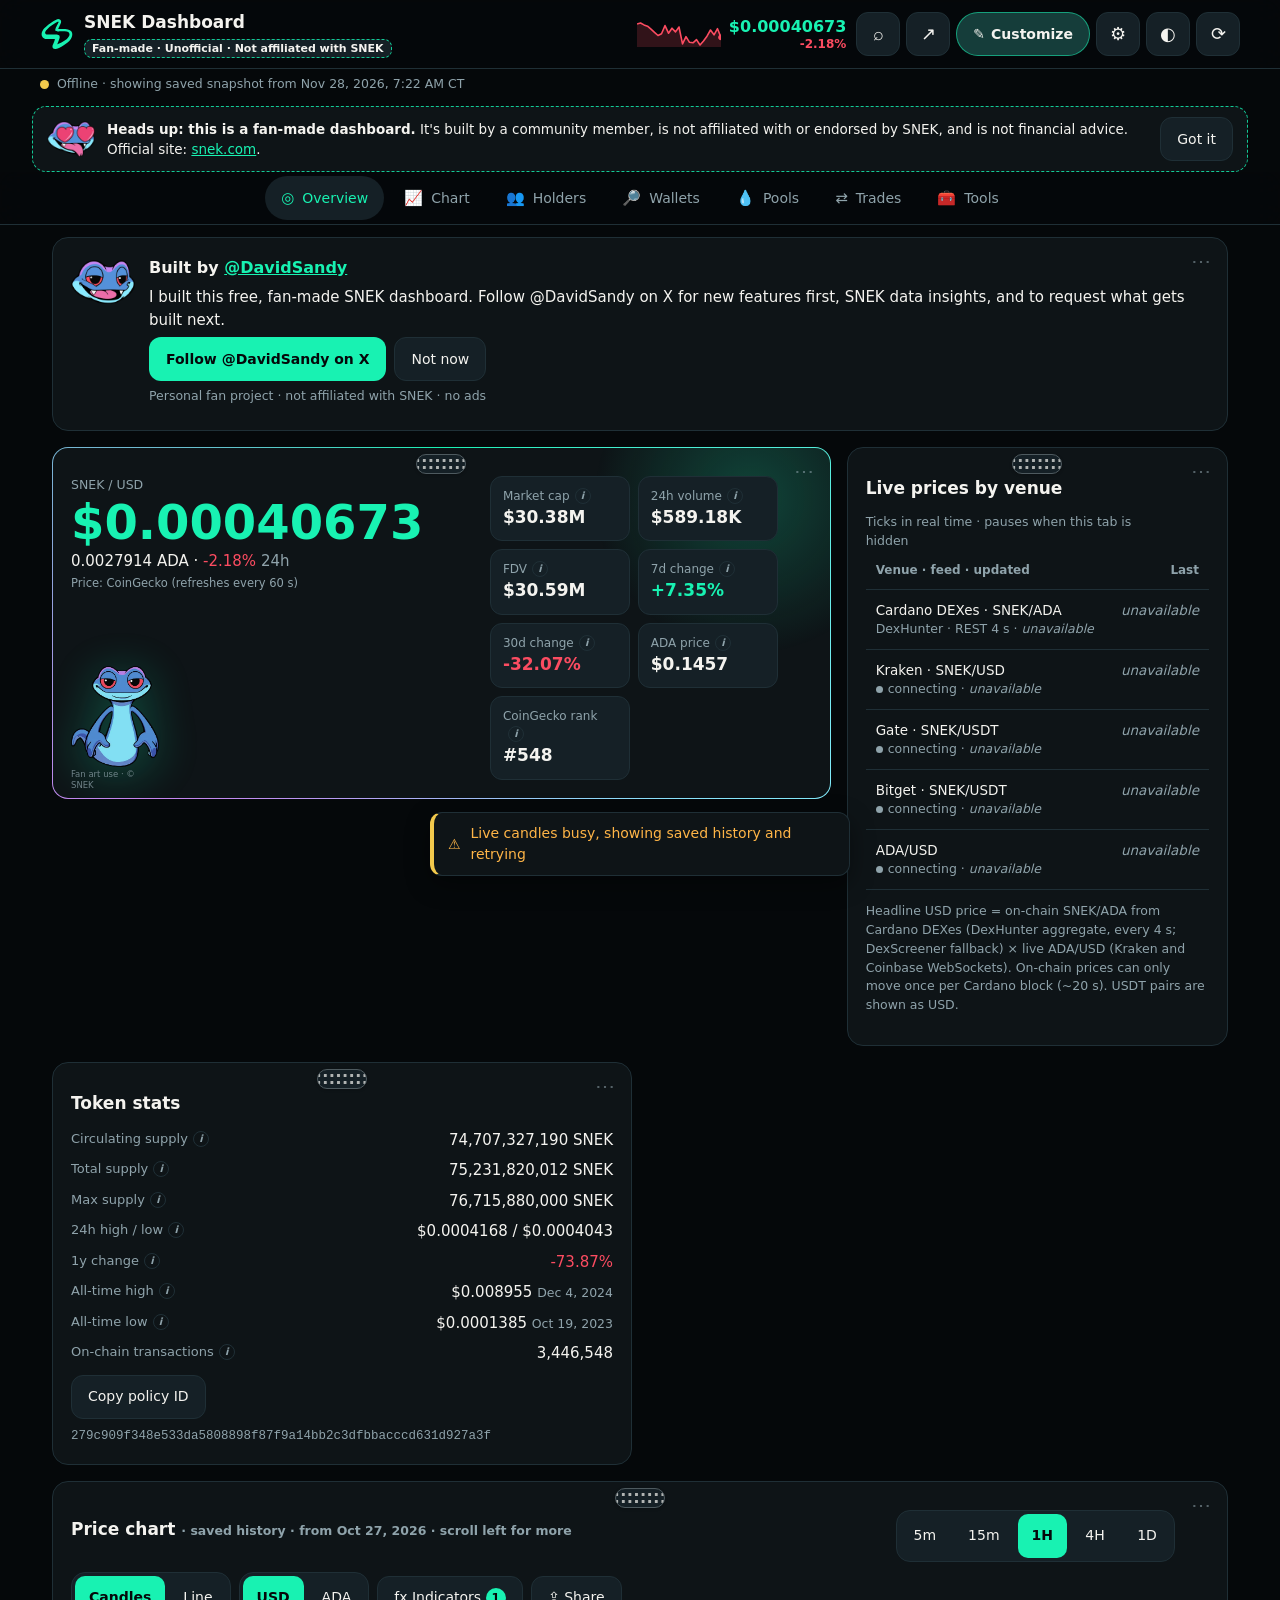
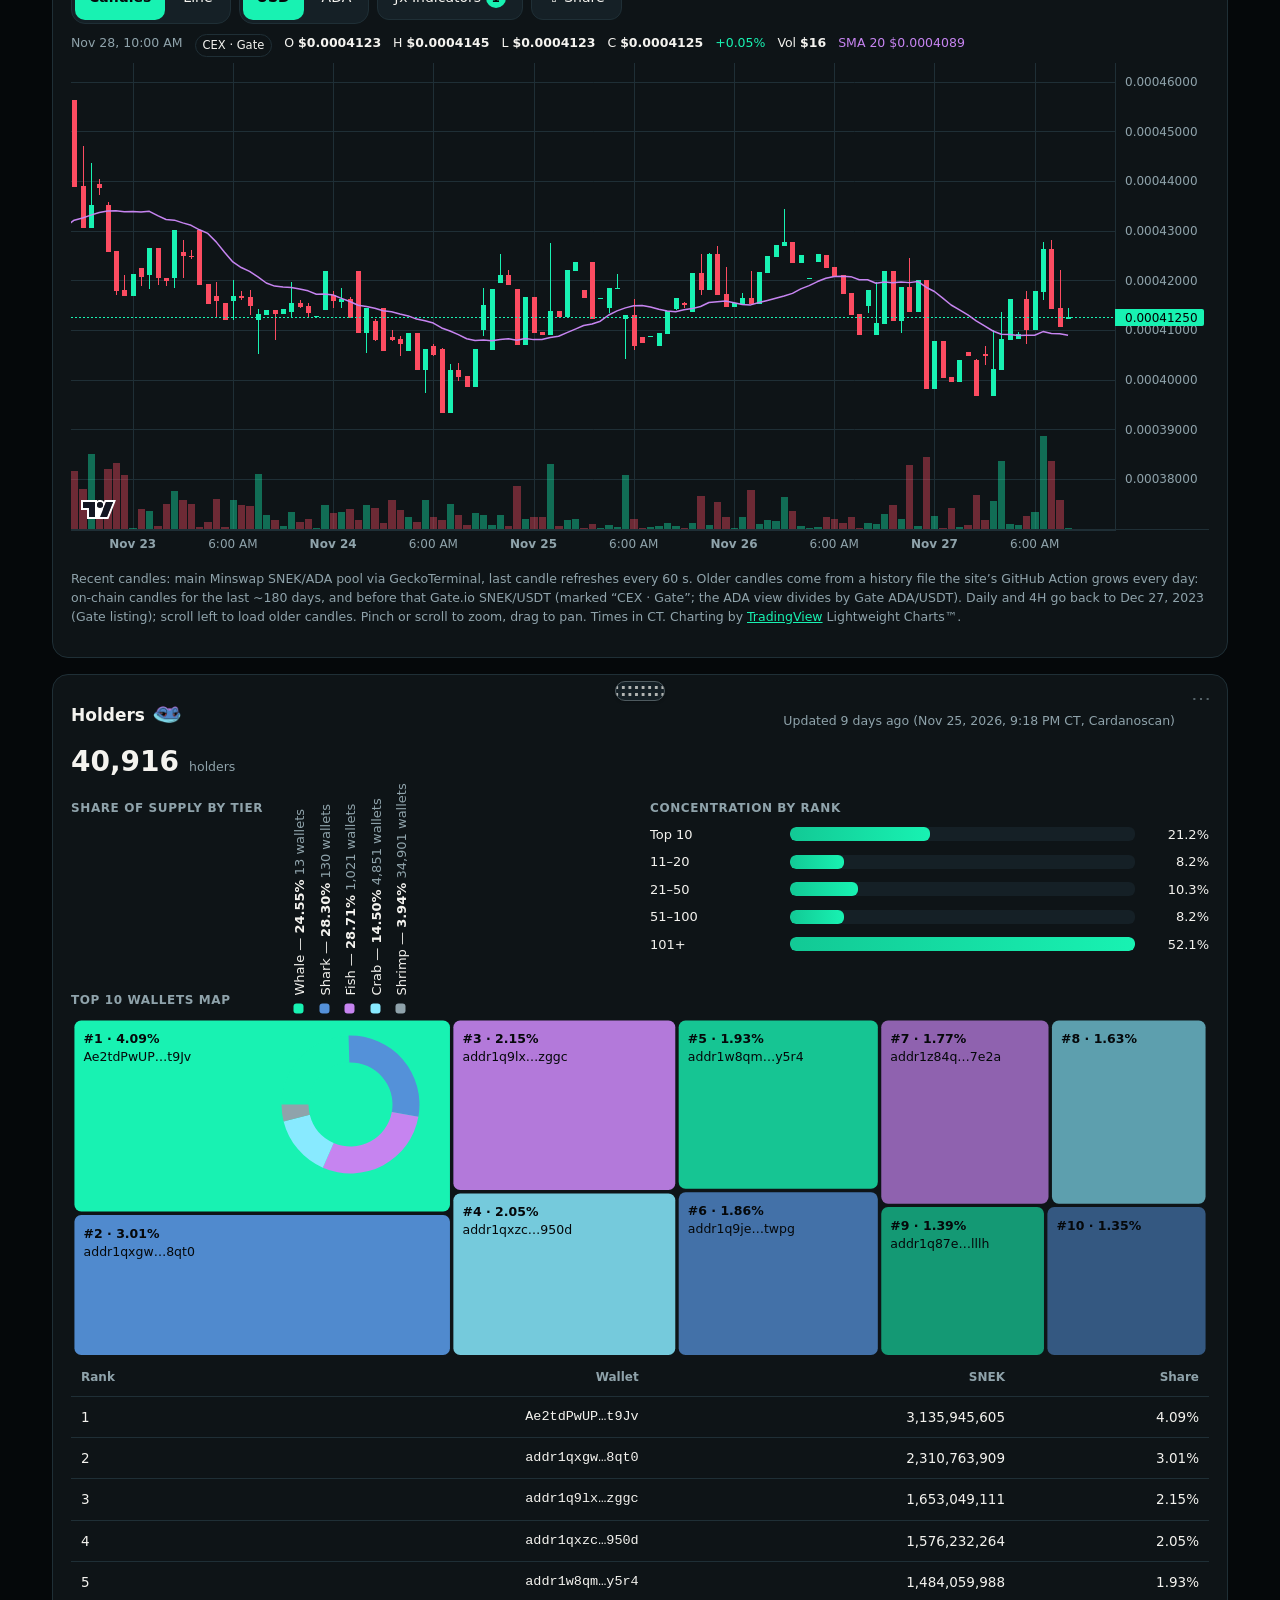
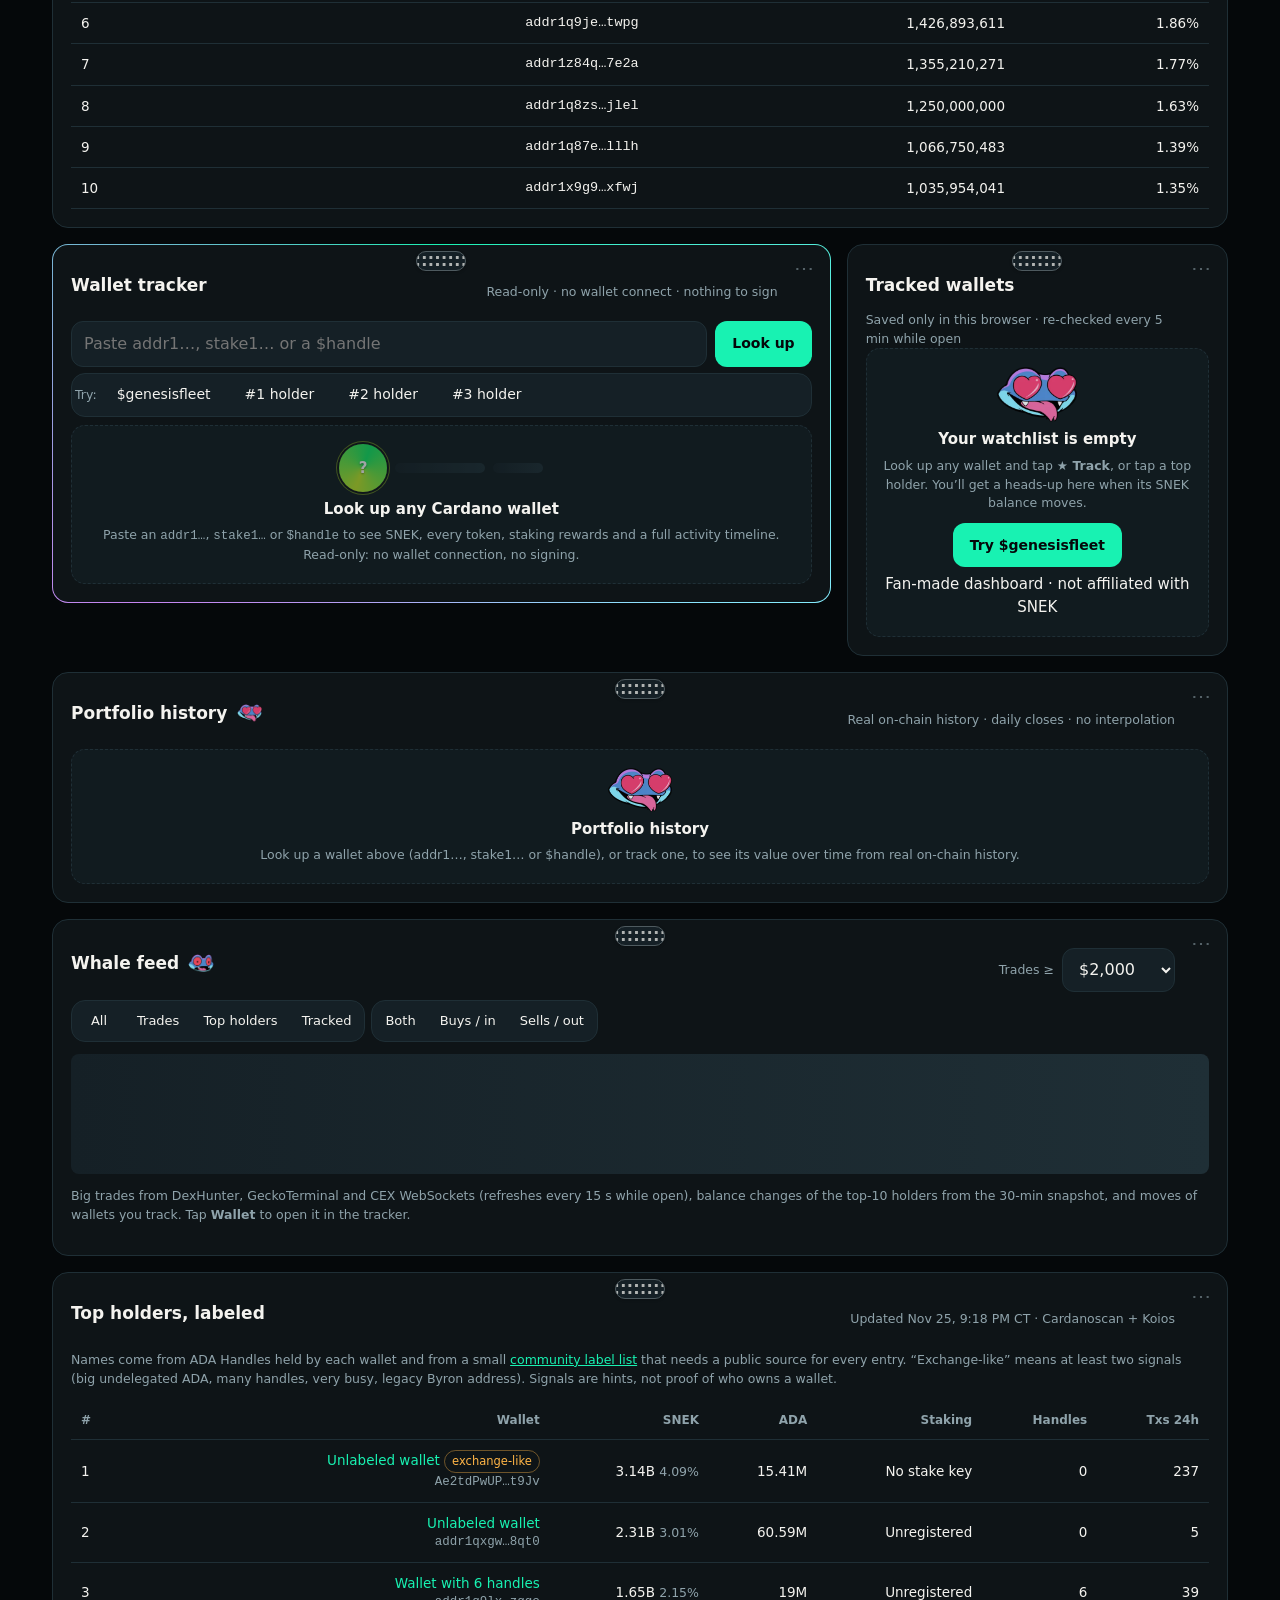
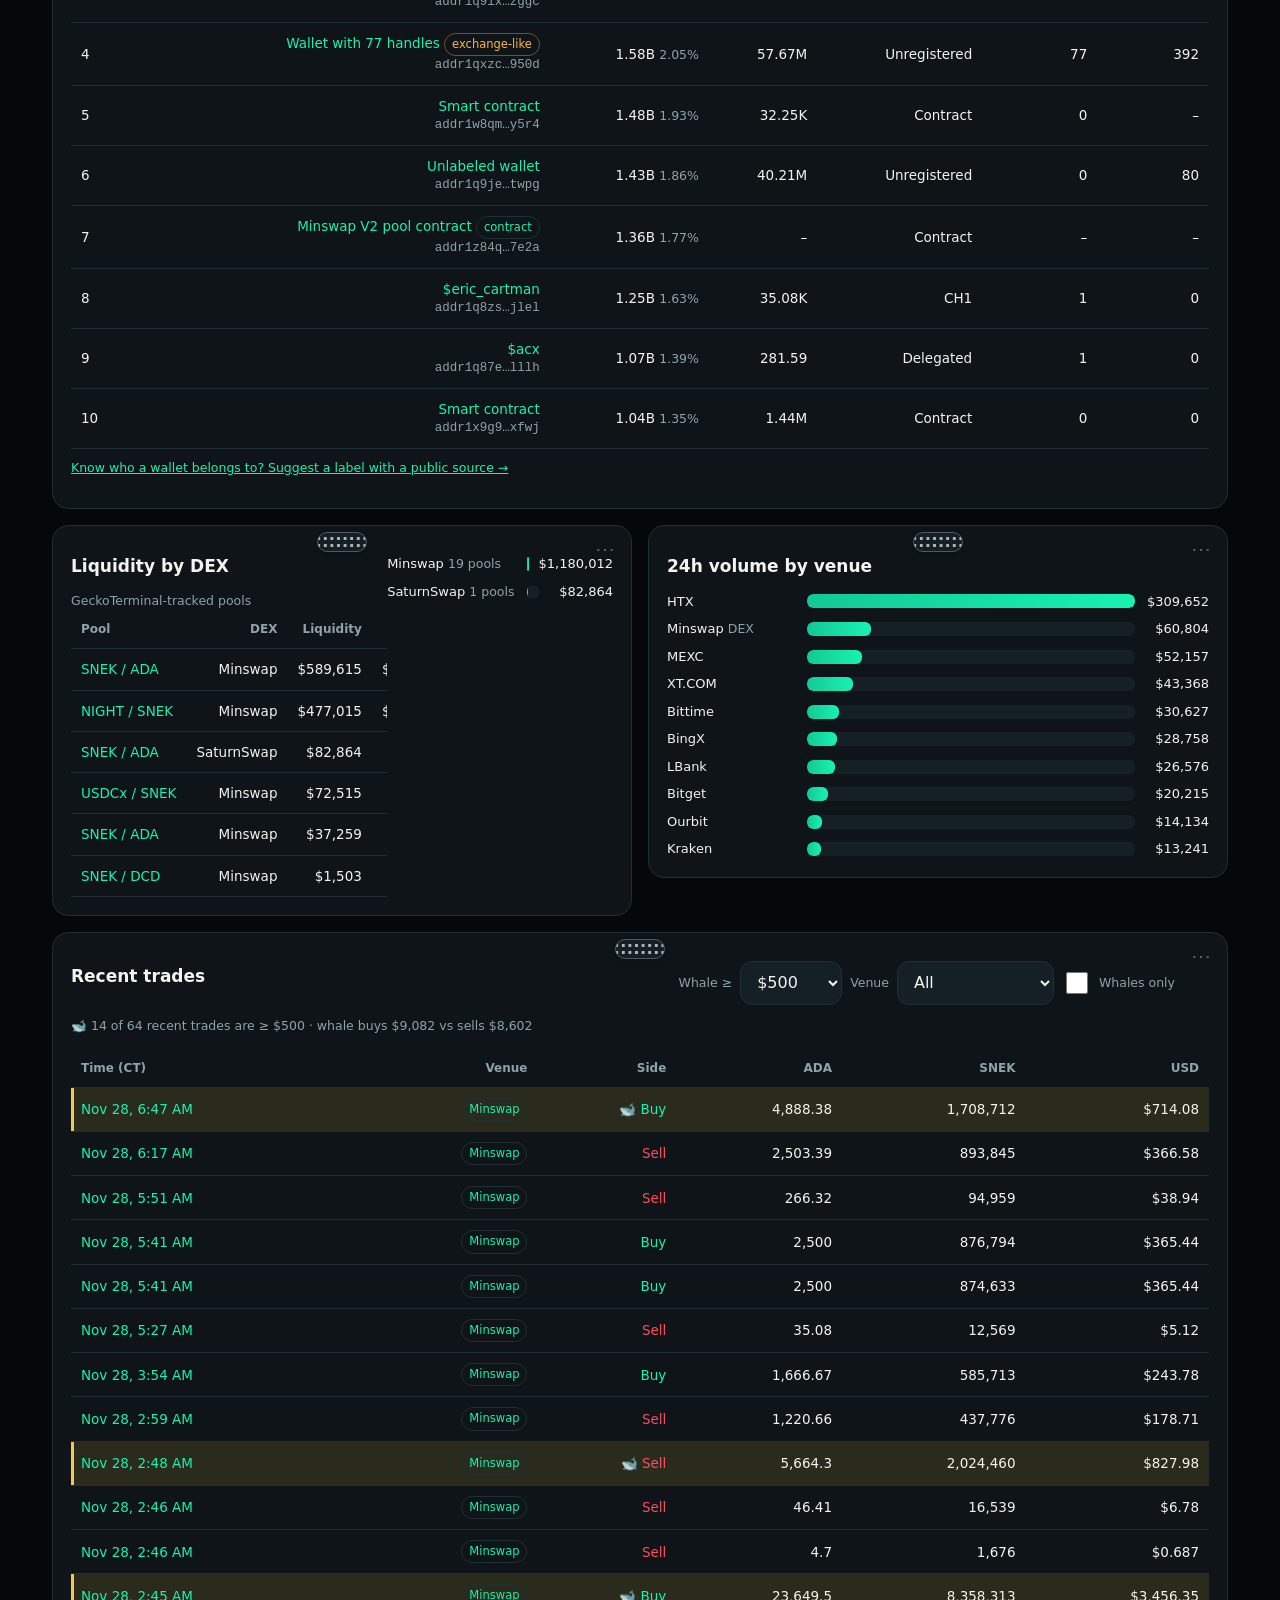
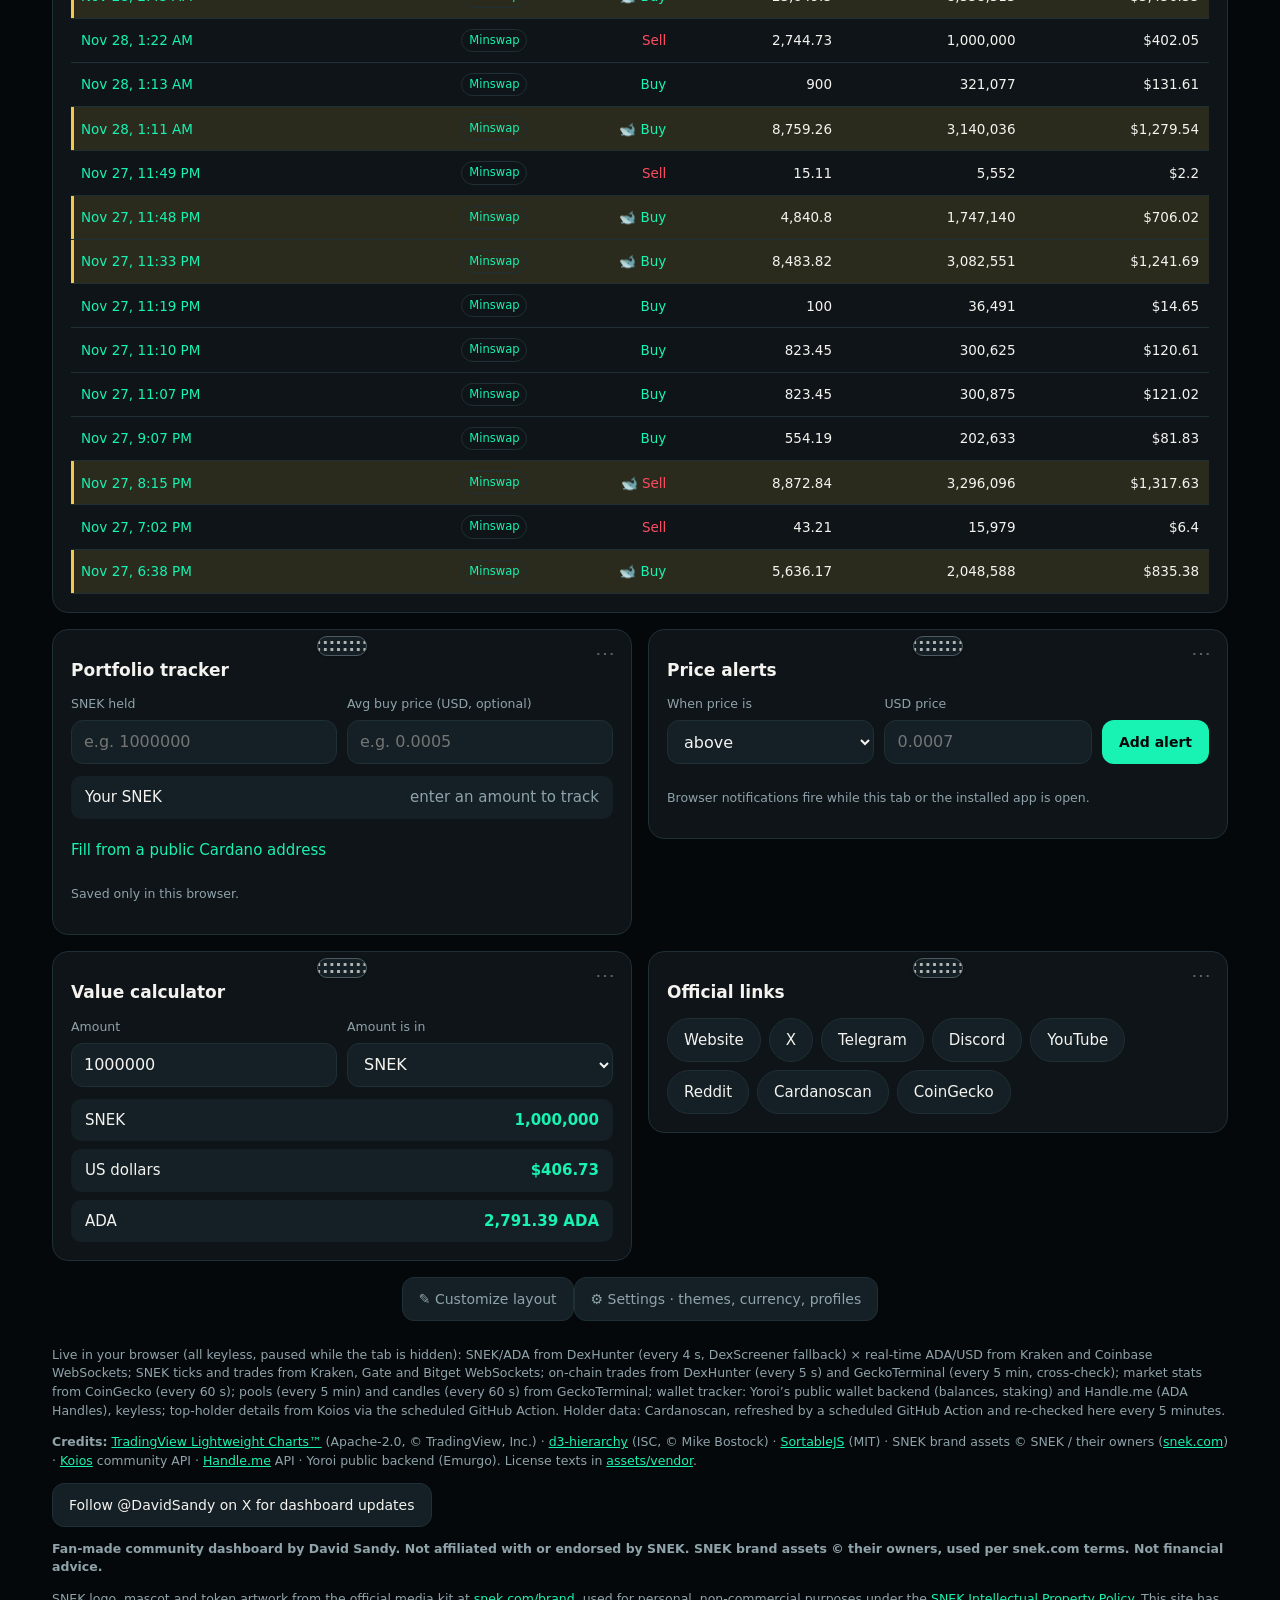
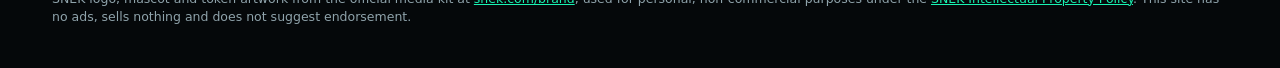
<file: index.html>
<!doctype html>
<html lang="en" data-theme="dark">
<head>
<meta charset="utf-8">
<meta name="viewport" content="width=device-width, initial-scale=1, viewport-fit=cover">
<title>SNEK Dashboard (Fan-made) — live, unofficial Cardano memecoin analytics</title>
<meta name="description" content="Fan-made, unofficial SNEK dashboard: live price, TradingView-style chart, liquidity, holders, whale trades, portfolio tracker and price alerts. Not affiliated with SNEK.">
<meta name="theme-color" content="#05080a">
<link rel="manifest" href="manifest.webmanifest">
<link rel="icon" href="favicon.ico" sizes="any">
<link rel="icon" type="image/png" sizes="16x16" href="assets/brand/favicon-16.png">
<link rel="icon" type="image/png" sizes="32x32" href="assets/brand/favicon-32.png">
<link rel="icon" type="image/png" sizes="64x64" href="assets/brand/favicon-64.png">
<meta property="og:type" content="website">
<meta property="og:site_name" content="SNEK Dashboard (Fan-made)">
<meta property="og:title" content="SNEK Dashboard (Fan-made) · live price, chart, whales & wallets">
<meta property="og:description" content="Free, fan-made SNEK dashboard by @DavidSandy: live price, candles back to Dec 2023, holders, whale feed and a wallet tracker. Not affiliated with SNEK.">
<meta property="og:url" content="https://davidsandyofficial.github.io/snek-dashboard/">
<meta property="og:image" content="https://davidsandyofficial.github.io/snek-dashboard/assets/og/og.png">
<meta property="og:image:width" content="1200"><meta property="og:image:height" content="630">
<meta property="og:image:alt" content="SNEK Dashboard, fan-made and unofficial, with the SNEK mascot">
<meta name="twitter:card" content="summary_large_image">
<meta name="twitter:creator" content="@DavidSandy">
<meta name="twitter:title" content="SNEK Dashboard (Fan-made)">
<meta name="twitter:description" content="Live SNEK price, chart, whales and wallet tracker. Free, fan-made, not affiliated with SNEK.">
<meta name="twitter:image" content="https://davidsandyofficial.github.io/snek-dashboard/assets/og/og.png">
<link rel="apple-touch-icon" href="assets/icons/apple-touch-icon.png">
<link rel="stylesheet" href="assets/style.css">
<script>try{var d=document.documentElement,t=localStorage.getItem("snek-theme"),s=JSON.parse(localStorage.getItem("snek-settings")||"{}");if(s.theme||t)d.dataset.theme=s.theme||t;if(s.density)d.dataset.density=s.density;if(s.fs)d.dataset.fs=s.fs;if(s.bg)d.dataset.bg=s.bg;if(s.fx===false)d.classList.add("nofx");if(s.accent&&/^#[0-9a-f]{6}$/i.test(s.accent))d.style.setProperty("--snek",s.accent);
/* chart deep link: #chart=1D&cur=ada&type=line&ind=rsi,macd */var m=location.hash.match(/^#chart=([^&]+)(.*)$/);if(m){var q={};m[2].split("&").forEach(function(p){var k=p.split("=");if(k[0])q[k[0]]=decodeURIComponent(k[1]||"")});if(/^(5m|15m|1H|4H|1D)$/.test(m[1]))localStorage.setItem("snek-iv",JSON.stringify(m[1]));if(q.cur==="ada"||q.cur==="usd")localStorage.setItem("snek-cur",JSON.stringify(q.cur));if(q.type==="line"||q.type==="candle")localStorage.setItem("snek-type",JSON.stringify(q.type));if(q.ind!==undefined){var on=q.ind.split(","),o=JSON.parse(localStorage.getItem("snek-ind")||"{}");["sma1","sma2","ema1","ema2","bb","vwap","volma","rsi","macd","stochrsi","atr"].concat(Object.keys(o)).forEach(function(id){o[id]=o[id]||{};o[id].on=on.indexOf(id)>=0});localStorage.setItem("snek-ind",JSON.stringify(o))}}}catch(e){}</script>
</head>
<body>
<a class="skip" href="#overview">Skip to content</a>
<div id="splash" class="splash" aria-hidden="true">
  <div class="splash-art"><img class="sa1" src="assets/brand/snek-face-happy.webp" alt="" width="180" height="120"><img class="sa2" src="assets/brand/snek-face-sleepy.webp" alt="" width="180" height="113"><img class="sa3" src="assets/brand/snek-face-tongue.webp" alt="" width="180" height="119"></div>
  <div class="splash-title">SNEK Dashboard</div>
  <div class="fanbadge big">Fan-made · Unofficial · Not affiliated with SNEK</div>
  <div class="splash-bar"><i></i></div>
</div>
<header class="top">
  <div class="brand"><img src="assets/brand/snek-logomark.svg" alt="SNEK logomark" class="logo" width="34" height="32"><div><h1>SNEK Dashboard</h1><span class="fanbadge" title="This is an unofficial, community-made dashboard. It is not affiliated with or endorsed by SNEK.">Fan-made · Unofficial · Not affiliated with SNEK</span></div></div>
  <div class="ticker" aria-live="polite"><span id="tSpark" class="spark"></span><div class="tcol"><span id="tPrice" class="skel w80">&nbsp;</span><span id="tChg" class="chg"></span></div></div>
  <div class="actions">
    <button id="shareBtn" class="icon-btn" aria-label="Share" title="Share">↗</button>
    <button id="layoutBtn" class="pill-btn" type="button" title="Customize layout: drag, pin, hide widgets or pick a preset"><span aria-hidden="true">✎</span><span>Customize</span></button>
    <button id="settingsBtn" class="icon-btn" aria-label="Settings" title="Settings (,)">⚙</button>
    <button id="themeBtn" class="icon-btn" aria-label="Switch theme" title="Theme">◐</button>
    <button id="refreshBtn" class="icon-btn" aria-label="Refresh now" title="Refresh">⟳</button>
  </div>
</header>
<div class="statusbar"><span id="statusDot" class="dot"></span><span id="statusText">Loading…</span></div>
<div id="fanNotice" class="notice" role="note" hidden>
  <img src="assets/brand/snek-face-love.webp" alt="" width="48" height="35">
  <p><b>Heads up: this is a fan-made dashboard.</b> It's built by a community member, is not affiliated with or endorsed by SNEK, and is not financial advice. Official site: <a href="https://www.snek.com/" target="_blank" rel="noopener">snek.com</a>.</p>
  <button id="fanNoticeClose" class="btn">Got it</button>
</div>

<nav class="tabs" aria-label="Sections">
  <a href="#overview" data-tab="overview"><span>◎</span>Overview</a>
  <a href="#chart" data-tab="chart"><span>📈</span>Chart</a>
  <a href="#holders" data-tab="holders"><span>👥</span>Holders</a>
  <a href="#wallets" data-tab="wallets"><span>🔎</span>Wallets</a>
  <a href="#pools" data-tab="pools"><span>💧</span>Pools</a>
  <a href="#trades" data-tab="trades"><span>⇄</span>Trades</a>
  <a href="#tools" data-tab="tools"><span>🧰</span>Tools</a>
</nav>

<main id="wgrid" class="wgrid">
    <div class="card w hero" id="overview" data-w="price" data-tab="overview" data-title="Price & key stats" data-size="8">
      <div>
        <div class="muted small" id="pairLbl">SNEK / USD</div>
        <div class="price" id="price"><span class="skel w160">&nbsp;</span></div>
        <div class="sub"><span id="priceAda" class="skel w80">&nbsp;</span> · <span id="ch24"></span> <span class="muted">24h</span></div>
        <div class="muted small pricesrc" id="priceSrc"></div>
      </div>
      <figure class="hero-art" aria-hidden="true"><img src="assets/brand/snek-mascot-front.webp" alt="" width="311" height="360" loading="eager"><figcaption>Fan art use · © SNEK</figcaption></figure>
      <div class="kpis" id="kpis"><div class="kpi skel h56"></div><div class="kpi skel h56"></div><div class="kpi skel h56"></div><div class="kpi skel h56"></div></div>
    </div>
    <div class="card w" data-w="venues" data-tab="overview" data-title="Live prices by venue" data-size="4">
      <div class="row between wrap"><h2>Live prices by venue</h2><span class="muted small">Ticks in real time · pauses when this tab is hidden</span></div>
      <div class="table-wrap"><table id="liveVenues"><tr><td><div class="skel h56"></div></td></tr></table></div>
      <p class="muted small">Headline USD price = on-chain SNEK/ADA from Cardano DEXes (DexHunter aggregate, every 4 s; DexScreener fallback) × live ADA/USD (Kraken and Coinbase WebSockets). On-chain prices can only move once per Cardano block (~20 s). USDT pairs are shown as USD.</p>
    </div>
    <div class="card w" data-w="stats" data-tab="overview" data-title="Token stats" data-size="6">
      <h2>Token stats</h2>
      <dl class="props" id="stats"><dt class="skel w120">&nbsp;</dt><dd class="skel w120">&nbsp;</dd></dl>
      <div class="row wrap gap mt">
        <button id="copyPolicy" class="btn">Copy policy ID</button>
        <span class="mono small muted">279c909f348e533da5808898f87f9a14bb2c3dfbbacccd631d927a3f</span>
      </div>
    </div>
    <div class="card w follow" id="followCard" data-w="follow" data-tab="overview" data-title="Built by @DavidSandy" data-size="12">
      <img src="assets/brand/snek-face-happy.webp" alt="" width="64" height="44" loading="lazy">
      <div class="grow">
        <div class="ftitle">Built by <a href="https://x.com/DavidSandy" target="_blank" rel="noopener">@DavidSandy</a></div>
        <p>I built this free, fan-made SNEK dashboard. Follow @DavidSandy on X for new features first, SNEK data insights, and to request what gets built next.</p>
        <div class="row gap wrap"><a class="btn primary" href="https://x.com/intent/follow?screen_name=DavidSandy" target="_blank" rel="noopener">Follow @DavidSandy on X</a><button class="btn" id="followClose" type="button">Not now</button><button class="btn fexpand" id="followOpen" type="button" aria-label="Show more">More</button></div>
        <p class="muted small">Personal fan project · not affiliated with SNEK · no ads</p>
      </div>
    </div>

    <div class="card w" id="chart" data-w="chart" data-tab="chart" data-title="Price chart" data-size="12">
      <div class="row between wrap gap">
        <h2>Price chart <span class="muted small" id="chartSrc"></span></h2>
        <div class="chips" id="ivChips" role="group" aria-label="Interval"></div>
      </div>
      <div class="row wrap gap mt">
        <div class="seg" id="typeSeg" role="group" aria-label="Chart type"><button data-v="candle">Candles</button><button data-v="line">Line</button></div>
        <div class="seg" id="curSeg" role="group" aria-label="Currency"><button data-v="usd">USD</button><button data-v="ada">ADA</button></div>
        <button class="btn ind-btn" id="indBtn" type="button" aria-haspopup="dialog">ƒx Indicators</button>
        <button class="btn" id="chartShare" type="button" title="Share this chart as an image">⇪ Share</button>
      </div>
      <div class="legend-ohlc" id="ohlc">&nbsp;</div>
      <div id="tvchart" class="tvchart"><div class="skel fill"></div></div>
      <p class="muted small">Recent candles: main Minswap SNEK/ADA pool via GeckoTerminal, last candle refreshes every 60 s. Older candles come from a history file the site’s GitHub Action grows every day: on-chain candles for the last ~180 days, and before that Gate.io SNEK/USDT (marked “CEX · Gate”; the ADA view divides by Gate ADA/USDT). Daily and 4H go back to Dec 27, 2023 (Gate listing); scroll left to load older candles. Pinch or scroll to zoom, drag to pan. Times in CT. Charting by <a href="https://www.tradingview.com/" target="_blank" rel="noopener">TradingView</a> Lightweight Charts™.</p>
    </div>

    <div class="card w" id="holders" data-w="holders" data-tab="holders" data-title="Holders" data-size="12">
      <div class="row between wrap"><h2>Holders</h2><span class="muted small" id="holderNote"></span></div>
      <div class="hcount"><span id="holderCount" class="skel w120">&nbsp;</span><span class="muted small" id="holderSub"></span></div>
      <div class="grid2 inner">
        <div><h3>Share of supply by tier</h3><div id="tierChart"><div class="skel h120"></div></div></div>
        <div><h3>Concentration by rank</h3><div id="rankChart"><div class="skel h120"></div></div></div>
      </div>
      <h3>Top 10 wallets map</h3>
      <div id="treemap" class="treemap"><div class="skel h160"></div></div>
      <div class="table-wrap"><table id="holdersTable"></table></div>
    </div>

    <div class="card w" id="wallets" data-w="wsearch" data-tab="wallets" data-title="Wallet tracker" data-size="8">
      <div class="row between wrap"><h2>Wallet tracker</h2><span class="muted small">Read-only · no wallet connect · nothing to sign</span></div>
      <form id="wSearch" class="wsearch" autocomplete="off">
        <input id="wInput" class="grow" placeholder="Paste addr1…, stake1… or a $handle" spellcheck="false" autocapitalize="off" enterkeyhint="search" aria-label="Wallet address, stake key or ADA Handle">
        <button class="btn primary" type="submit">Look up</button>
      </form>
      <div class="chips wchips" id="wExamples"></div>
      <div id="wProfile" class="wprofile" aria-live="polite"></div>
    </div>
    <div class="card w" data-w="watch" data-tab="wallets" data-title="Tracked wallets" data-size="4">
      <div class="row between wrap"><h2>Tracked wallets <span class="muted small" id="wCount"></span></h2><span class="muted small" id="wWatchNote">Saved only in this browser · re-checked every 5 min while open</span></div>
      <div id="wWatch"></div>
    </div>
    <div class="card w" data-w="whist" data-tab="wallets" data-title="Portfolio history" data-size="12">
      <div class="row between wrap gap"><h2>Portfolio history</h2><span class="muted small">Real on-chain history · daily closes · no interpolation</span></div>
      <div class="chips wchips" id="phPick"></div>
      <div id="phBody" class="mt"></div>
    </div>

    <div class="card w" data-w="wfeed" data-tab="wallets" data-title="Whale feed" data-size="12">
      <div class="row between wrap gap"><h2>Whale feed</h2><label class="inline">Trades ≥ <select id="wFeedMin"><option value="500">$500</option><option value="1000">$1,000</option><option value="2000">$2,000</option><option value="5000">$5,000</option><option value="10000">$10,000</option></select></label></div>
      <div class="feedf" id="wFeedFilters"><div class="seg sm" role="group" aria-label="Feed source"><button type="button" data-fs="all">All</button><button type="button" data-fs="trades">Trades</button><button type="button" data-fs="holders">Top holders</button><button type="button" data-fs="tracked">Tracked</button></div><div class="seg sm" role="group" aria-label="Direction"><button type="button" data-fd="all">Both</button><button type="button" data-fd="buy">Buys / in</button><button type="button" data-fd="sell">Sells / out</button></div></div>
      <p class="muted small" id="wFeedNote"></p>
      <div id="wFeed"><div class="skel h120"></div></div>
      <p class="muted small">Big trades from DexHunter, GeckoTerminal and CEX WebSockets (refreshes every 15 s while open), balance changes of the top-10 holders from the 30-min snapshot, and moves of wallets you track. Tap <b>Wallet</b> to open it in the tracker.</p>
    </div>
    <div class="card w" data-w="wtop" data-tab="wallets" data-title="Top holders, labeled" data-size="12">
      <div class="row between wrap"><h2>Top holders, labeled</h2><span class="muted small" id="wTopNote"></span></div>
      <p class="muted small">Names come from ADA Handles held by each wallet and from a small <a href="https://github.com/davidsandyofficial/snek-dashboard/blob/main/assets/labels.json" target="_blank" rel="noopener">community label list</a> that needs a public source for every entry. “Exchange-like” means at least two signals (big undelegated ADA, many handles, very busy, legacy Byron address). Signals are hints, not proof of who owns a wallet.</p>
      <div class="table-wrap"><table id="wTop"><tr><td><div class="skel h120"></div></td></tr></table></div>
      <p class="small mt"><a id="wSuggest" href="https://github.com/davidsandyofficial/snek-dashboard/issues/new?title=Wallet%20label%3A%20&amp;body=Address%20or%20stake%20key%3A%0APublic%20source%20(link)%3A%0ASuggested%20label%3A" target="_blank" rel="noopener">Know who a wallet belongs to? Suggest a label with a public source →</a></p>
    </div>

    <div class="card w" id="pools" data-w="liquidity" data-tab="pools" data-title="Liquidity by DEX" data-size="6">
      <div class="row between wrap"><h2>Liquidity by DEX</h2><span class="muted small">GeckoTerminal-tracked pools</span></div>
      <div id="dexChart"><div class="skel h56"></div></div>
      <div class="table-wrap"><table id="poolsTable"></table></div>
    </div>
    <div class="card w" data-w="volume" data-tab="pools" data-title="24h volume by venue" data-size="6">
      <h2>24h volume by venue</h2>
      <div id="venueChart"><div class="skel h120"></div></div>
    </div>

    <div class="card w" id="trades" data-w="trades" data-tab="trades" data-title="Recent trades" data-size="12">
      <div class="row between wrap gap"><h2>Recent trades</h2>
        <div class="row wrap gap">
          <label class="inline">Whale ≥ <select id="whaleMin"><option value="250">$250</option><option value="500" selected>$500</option><option value="1000">$1,000</option><option value="5000">$5,000</option></select></label>
          <label class="inline">Venue <select id="tradeVenue"><option value="all" selected>All</option><option value="dex">On-chain DEX</option><option value="cex">CEX</option></select></label>
          <label class="inline switch"><input type="checkbox" id="whaleOnly"> Whales only</label>
        </div>
      </div>
      <p class="muted small" id="whaleSummary"></p>
      <div class="table-wrap"><table id="tradesTable"><tr><td><div class="skel h120"></div></td></tr></table></div>
    </div>

    <div class="card w" id="tools" data-w="portfolio" data-tab="tools" data-title="Portfolio tracker" data-size="6">
        <h2>Portfolio tracker</h2>
        <div class="form2">
          <label>SNEK held<input id="pfAmt" type="number" inputmode="decimal" min="0" placeholder="e.g. 1000000"></label>
          <label>Avg buy price (USD, optional)<input id="pfCost" type="number" inputmode="decimal" min="0" step="any" placeholder="e.g. 0.0005"></label>
        </div>
        <div class="out" id="pfOut"></div>
        <details class="mt"><summary>Fill from a public Cardano address</summary>
          <p class="muted small">Paste an <span class="mono">addr1…</span> address to read its SNEK balance (Yoroi’s public wallet backend). Read-only: no wallet connection, nothing to sign.</p>
          <div class="row gap wrap"><input id="lookupAddr" class="grow" placeholder="addr1… or stake1…" autocomplete="off" spellcheck="false"><button id="lookupBtn" class="btn primary">Look up</button></div>
          <p class="small" id="lookupOut"></p>
        </details>
        <p class="muted small">Saved only in this browser.</p>
      </div>
    <div class="card w" data-w="alerts" data-tab="tools" data-title="Price alerts" data-size="6">
        <h2>Price alerts</h2>
        <div class="form3">
          <label>When price is<select id="alDir"><option value="above">above</option><option value="below">below</option></select></label>
          <label>USD price<input id="alPrice" type="number" inputmode="decimal" step="any" min="0" placeholder="0.0007"></label>
          <button id="alAdd" class="btn primary">Add alert</button>
        </div>
        <ul class="alerts" id="alList"></ul>
        <p class="muted small" id="alNote">Browser notifications fire while this tab or the installed app is open.</p>
      </div>
    <div class="card w" data-w="calc" data-tab="tools" data-title="Value calculator" data-size="6">
        <h2>Value calculator</h2>
        <div class="form2">
          <label>Amount<input id="calcAmt" type="number" inputmode="decimal" min="0" value="1000000"></label>
          <label>Amount is in<select id="calcUnit"><option value="snek">SNEK</option><option value="usd">USD</option><option value="ada">ADA</option></select></label>
        </div>
        <div class="out" id="calcOut"></div>
      </div>
    <div class="card w" data-w="links" data-tab="tools" data-title="Official links" data-size="6">
        <h2>Official links</h2>
        <div class="links">
          <a href="https://www.snek.com/" target="_blank" rel="noopener">Website</a>
          <a href="https://x.com/snek" target="_blank" rel="noopener">X</a>
          <a href="https://t.me/snekcoinada" target="_blank" rel="noopener">Telegram</a>
          <a href="https://discord.gg/snekcoin" target="_blank" rel="noopener">Discord</a>
          <a href="https://www.youtube.com/@snek" target="_blank" rel="noopener">YouTube</a>
          <a href="https://www.reddit.com/r/snekcoinada" target="_blank" rel="noopener">Reddit</a>
          <a href="https://cardanoscan.io/token/279c909f348e533da5808898f87f9a14bb2c3dfbbacccd631d927a3f534e454b" target="_blank" rel="noopener">Cardanoscan</a>
          <a href="https://www.coingecko.com/en/coins/snek" target="_blank" rel="noopener">CoinGecko</a>
        </div>
        <button id="installBtn" class="btn primary mt" hidden>Install app</button>
      </div>
</main>
<div class="layoutbar"><button id="layoutBtn2" class="btn" type="button">✎ Customize layout</button> <button class="btn" type="button" data-open-settings>⚙ Settings · themes, currency, profiles</button></div>
<button id="layoutFab" class="fab-pill" type="button" aria-label="Customize layout"><span aria-hidden="true">✎</span> Customize</button>

<footer class="muted small">
  <p>Live in your browser (all keyless, paused while the tab is hidden): SNEK/ADA from DexHunter (every 4 s, DexScreener fallback) × real-time ADA/USD from Kraken and Coinbase WebSockets; SNEK ticks and trades from Kraken, Gate and Bitget WebSockets; on-chain trades from DexHunter (every 5 s) and GeckoTerminal (every 5 min, cross-check); market stats from CoinGecko (every 60 s); pools (every 5 min) and candles (every 60 s) from GeckoTerminal; wallet tracker: Yoroi’s public wallet backend (balances, staking) and Handle.me (ADA Handles), keyless; top-holder details from Koios via the scheduled GitHub Action. Holder data: Cardanoscan, refreshed by a scheduled GitHub Action and re-checked here every 5 minutes.</p>
  <p><b>Credits:</b> <a href="https://github.com/tradingview/lightweight-charts" target="_blank" rel="noopener">TradingView Lightweight Charts™</a> (Apache-2.0, © TradingView, Inc.) · <a href="https://github.com/d3/d3-hierarchy" target="_blank" rel="noopener">d3-hierarchy</a> (ISC, © Mike Bostock) · <a href="https://github.com/SortableJS/Sortable" target="_blank" rel="noopener">SortableJS</a> (MIT) · SNEK brand assets © SNEK / their owners (<a href="https://www.snek.com/brand" target="_blank" rel="noopener">snek.com</a>) · <a href="https://www.koios.rest/" target="_blank" rel="noopener">Koios</a> community API · <a href="https://handle.me/" target="_blank" rel="noopener">Handle.me</a> API · Yoroi public backend (Emurgo). License texts in <a href="assets/vendor/">assets/vendor</a>.</p>
  <p><a class="btn xfollow" href="https://x.com/intent/follow?screen_name=DavidSandy" target="_blank" rel="noopener">Follow @DavidSandy on X for dashboard updates</a></p>
  <p><b>Fan-made community dashboard by David Sandy. Not affiliated with or endorsed by SNEK. SNEK brand assets © their owners, used per snek.com terms. Not financial advice.</b></p>
  <p>SNEK logo, mascot and token artwork from the official media kit at <a href="https://www.snek.com/brand" target="_blank" rel="noopener">snek.com/brand</a>, used for personal, non-commercial purposes under the <a href="https://www.snek.com/intellectual-property-policy" target="_blank" rel="noopener">SNEK Intellectual Property Policy</a>. This site has no ads, sells nothing and does not suggest endorsement.</p>
</footer>
<div id="toast" class="toast" role="status" aria-live="polite"></div>

<script src="assets/vendor/lightweight-charts.standalone.production.js"></script>
<script src="assets/vendor/d3-hierarchy.min.js"></script>
<script src="assets/snapshot.js"></script>
<script src="assets/fx.js"></script>
<script src="assets/settings.js"></script>
<script src="assets/live.js"></script>
<script src="assets/history.js"></script>
<script src="assets/wallets.js"></script>
<script src="assets/phist.js"></script>
<script src="assets/share.js"></script>
<script src="assets/vendor/Sortable.min.js"></script>
<script src="assets/layout.js"></script>
<script src="assets/indicators.js"></script>
<script src="assets/app.js"></script>
<script src="assets/extras.js"></script>
</body>
</html>
</file>
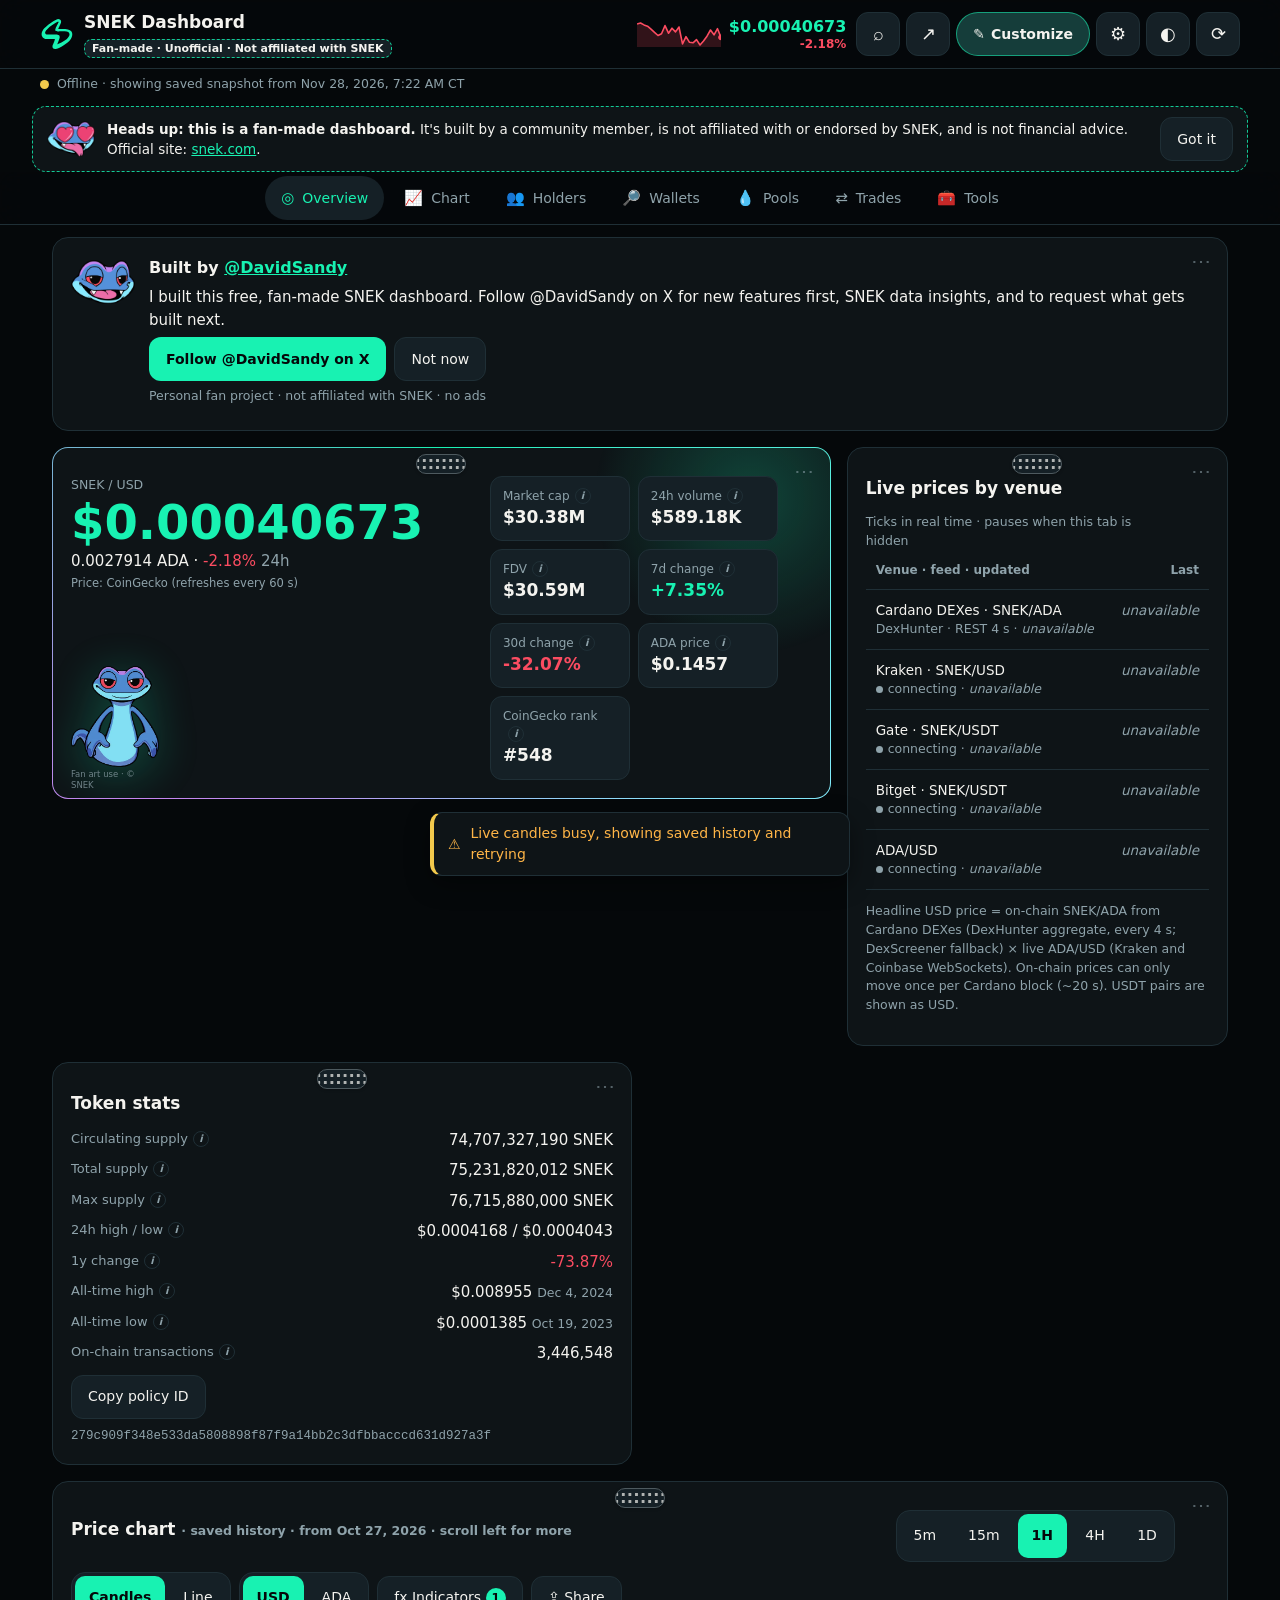
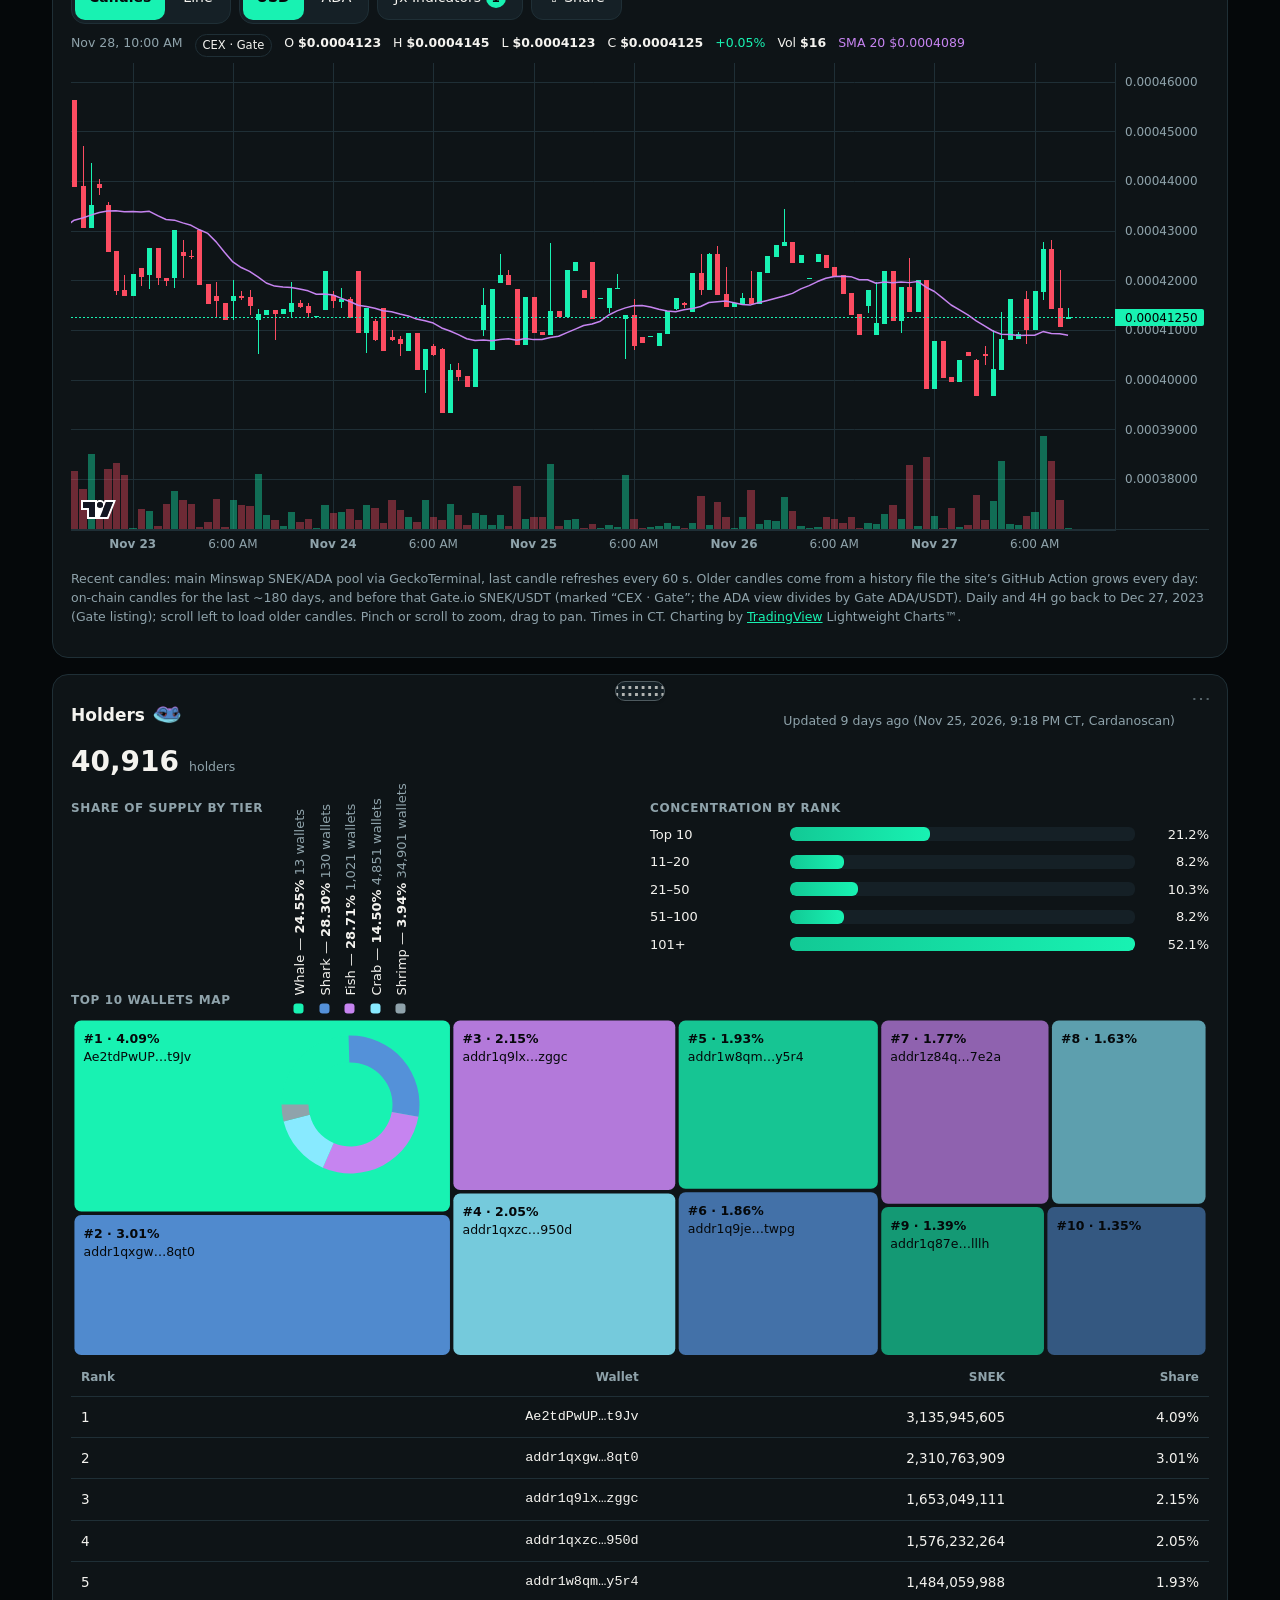
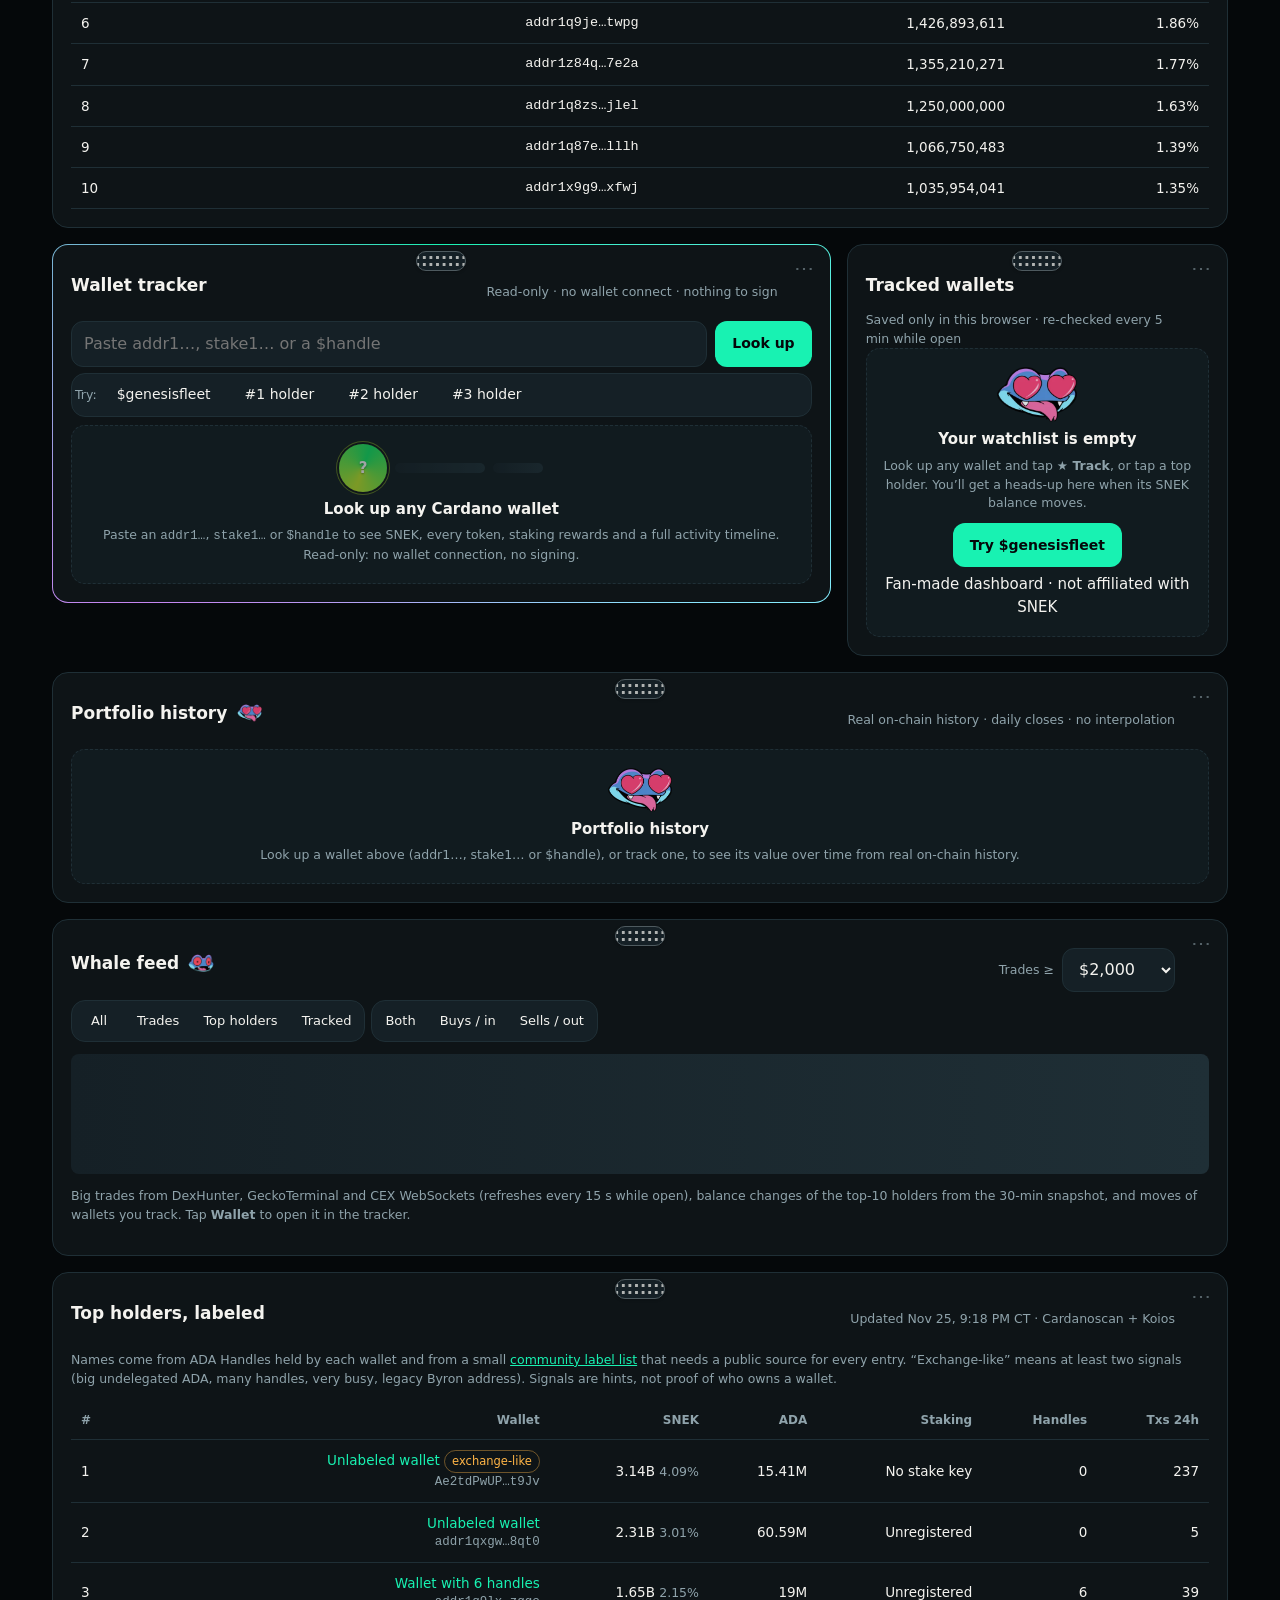
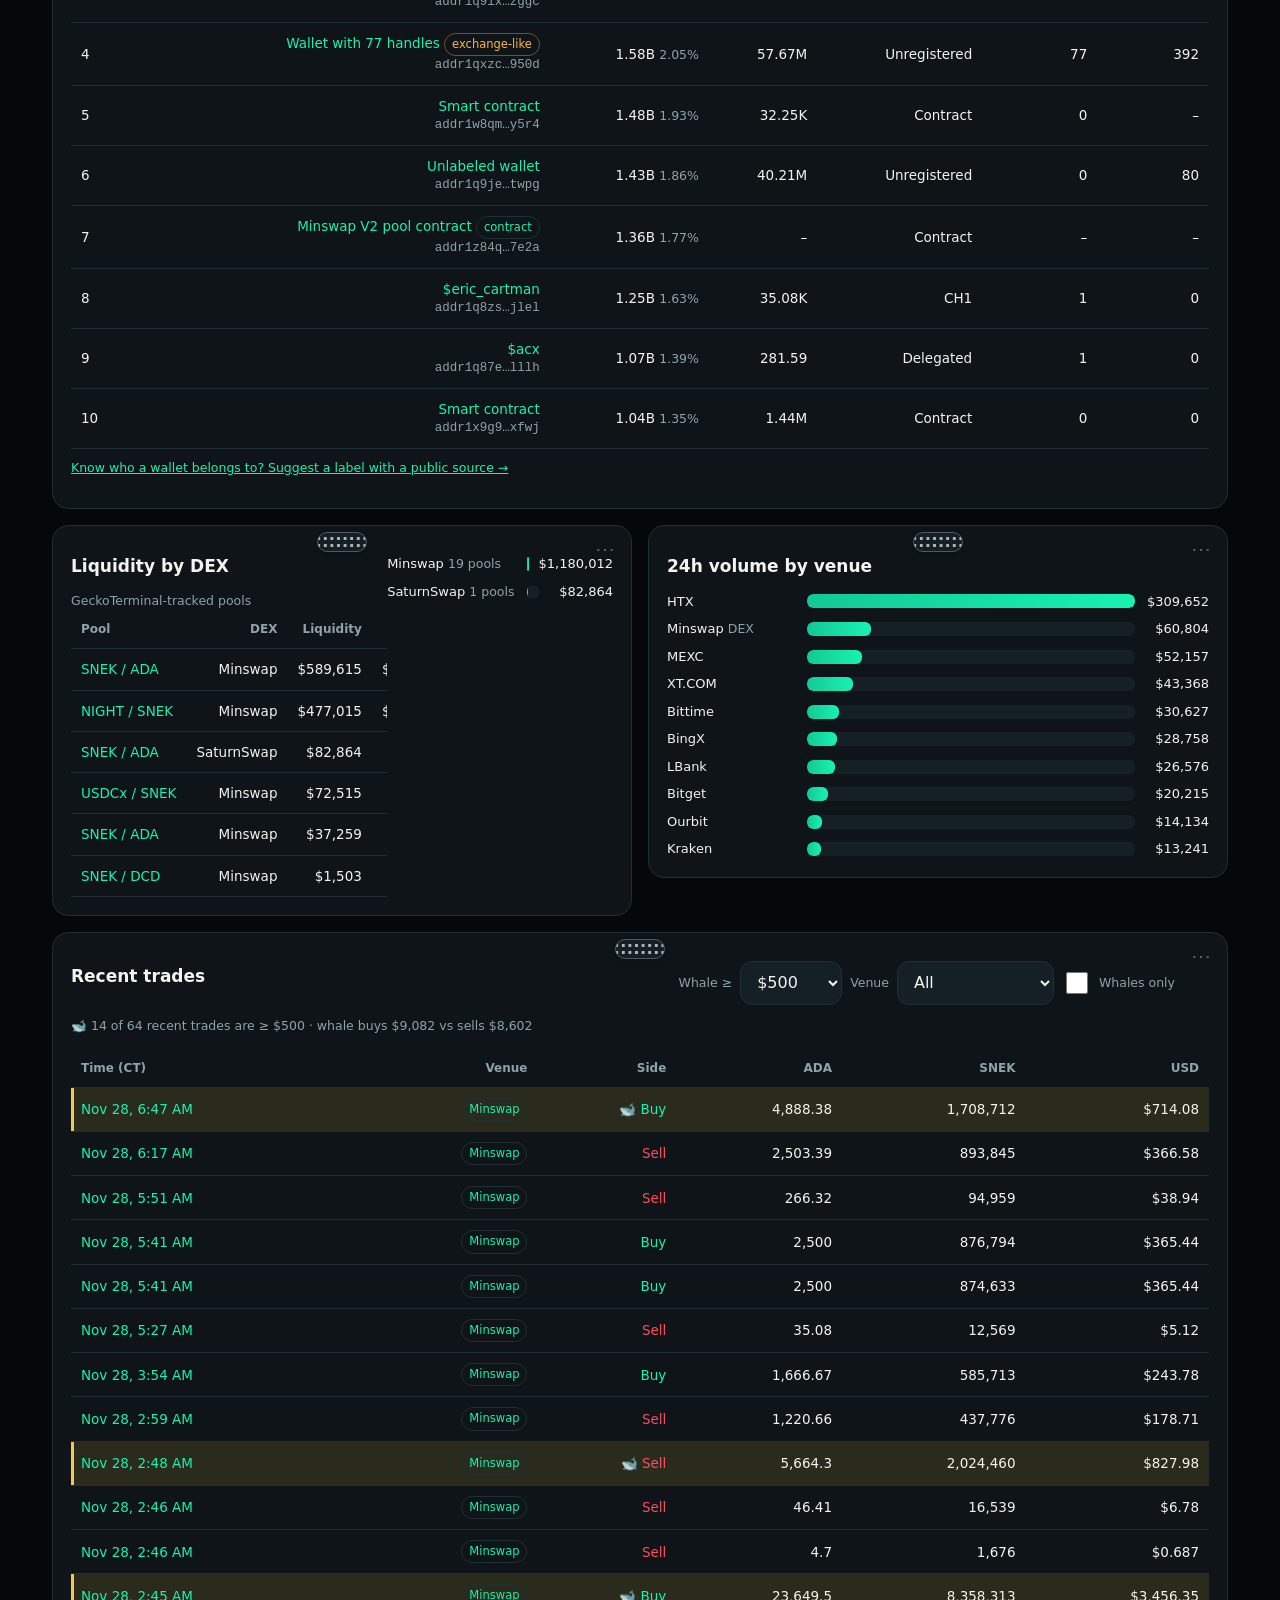
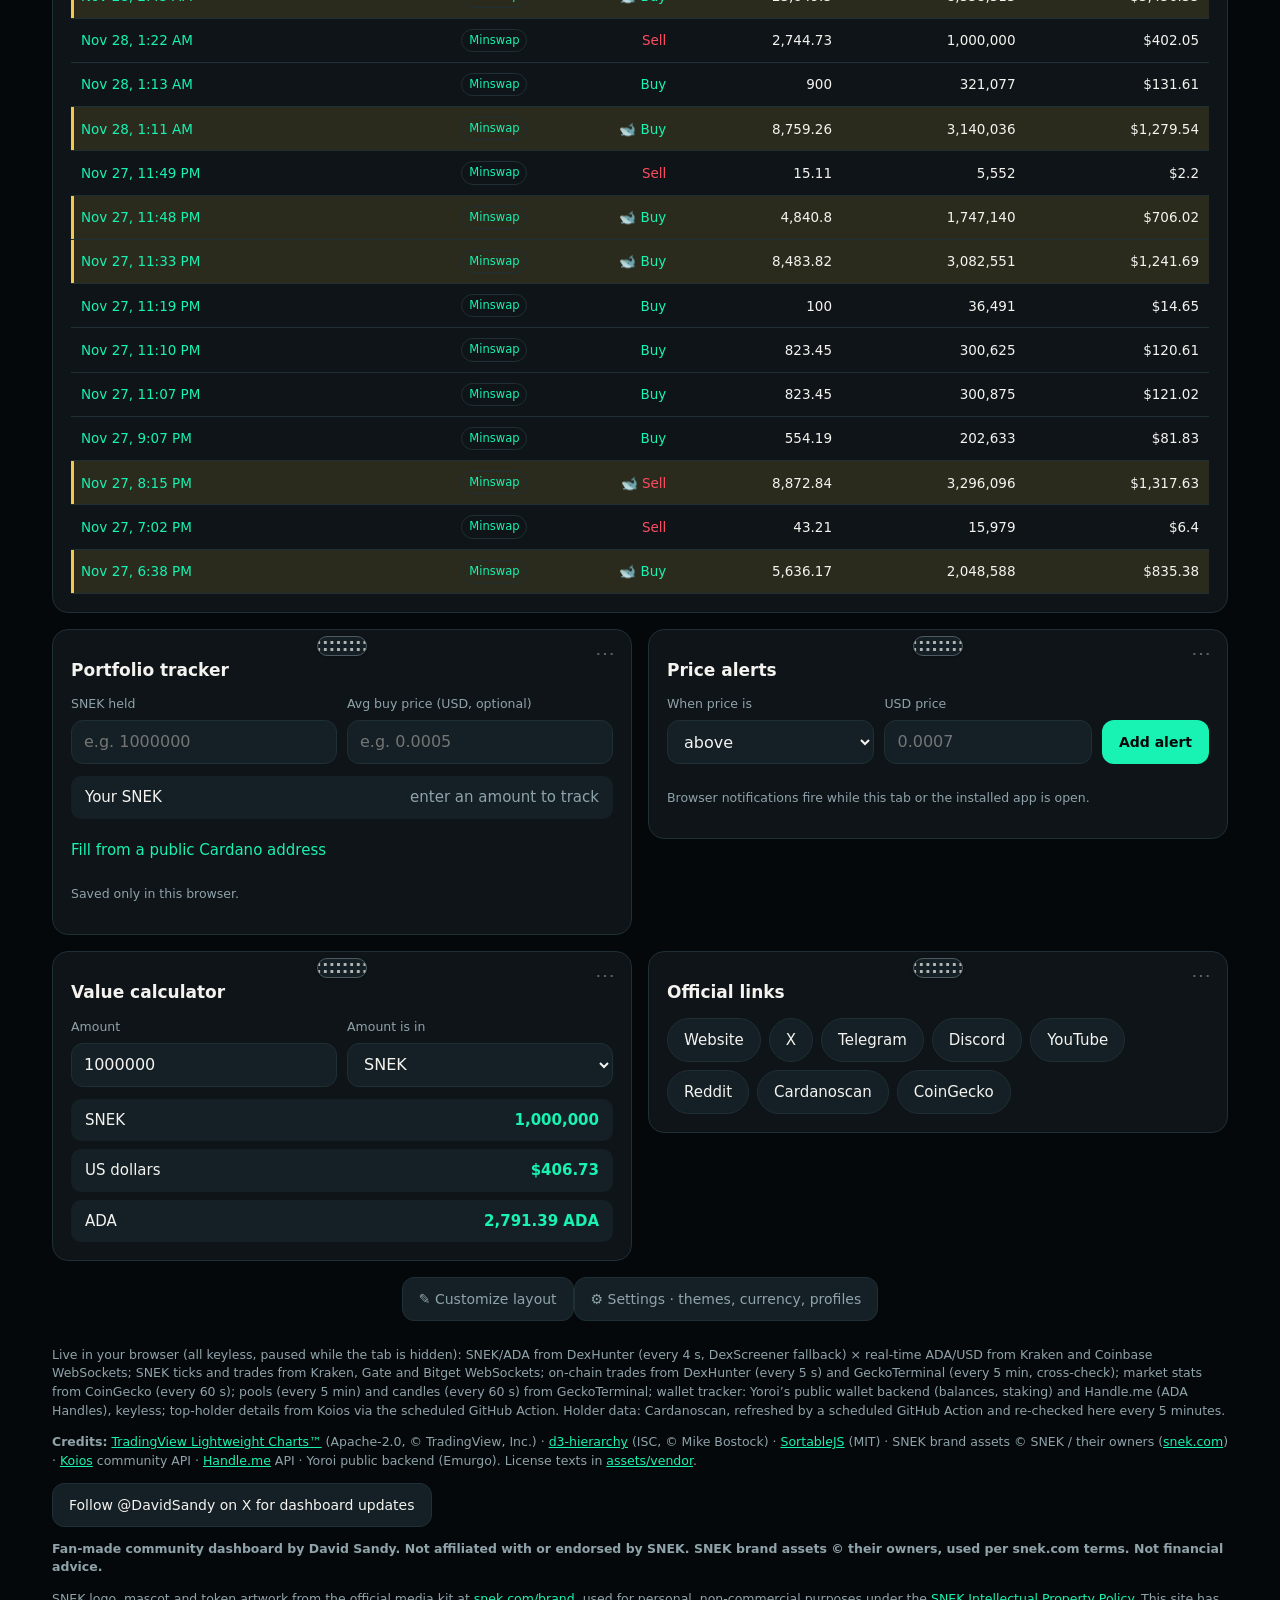
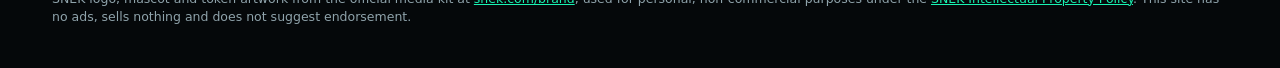
<file: s/chart.html>
<!doctype html>
<html lang="en"><head><meta charset="utf-8">
<title>SNEK price chart · SNEK Dashboard (Fan-made)</title>
<meta name="viewport" content="width=device-width,initial-scale=1">
<meta name="description" content="Live SNEK candles back to Dec 2023 with indicators, on a free fan-made dashboard by @DavidSandy. Not affiliated with SNEK.">
<meta property="og:type" content="website"><meta property="og:site_name" content="SNEK Dashboard (Fan-made)">
<meta property="og:title" content="SNEK price chart · SNEK Dashboard (Fan-made)">
<meta property="og:description" content="Live SNEK candles back to Dec 2023 with indicators, on a free fan-made dashboard by @DavidSandy. Not affiliated with SNEK.">
<meta property="og:url" content="https://davidsandyofficial.github.io/snek-dashboard/s/chart.html">
<meta property="og:image" content="https://davidsandyofficial.github.io/snek-dashboard/assets/og/og-chart.png">
<meta property="og:image:width" content="1200"><meta property="og:image:height" content="630">
<meta name="twitter:card" content="summary_large_image"><meta name="twitter:creator" content="@DavidSandy">
<meta name="twitter:title" content="SNEK price chart · SNEK Dashboard (Fan-made)"><meta name="twitter:description" content="Live SNEK candles back to Dec 2023 with indicators, on a free fan-made dashboard by @DavidSandy.">
<meta name="twitter:image" content="https://davidsandyofficial.github.io/snek-dashboard/assets/og/og-chart.png">
<link rel="icon" href="../favicon.ico" sizes="any">
<link rel="canonical" href="https://davidsandyofficial.github.io/snek-dashboard/">
<script>location.replace("../" + (location.hash && location.hash.length > 1 ? location.hash : "#s=chart"));</script>
</head><body style="background:#05080a;color:#f4f3ef;font-family:system-ui;text-align:center;padding:40px">
<p>Opening the fan-made SNEK Dashboard… <a href="../#s=chart" style="color:#18f2b2">Continue</a></p>
<p style="color:#8fa3ab;font-size:13px">Fan-made community dashboard by David Sandy. Not affiliated with or endorsed by SNEK.</p>
</body></html>
</file>
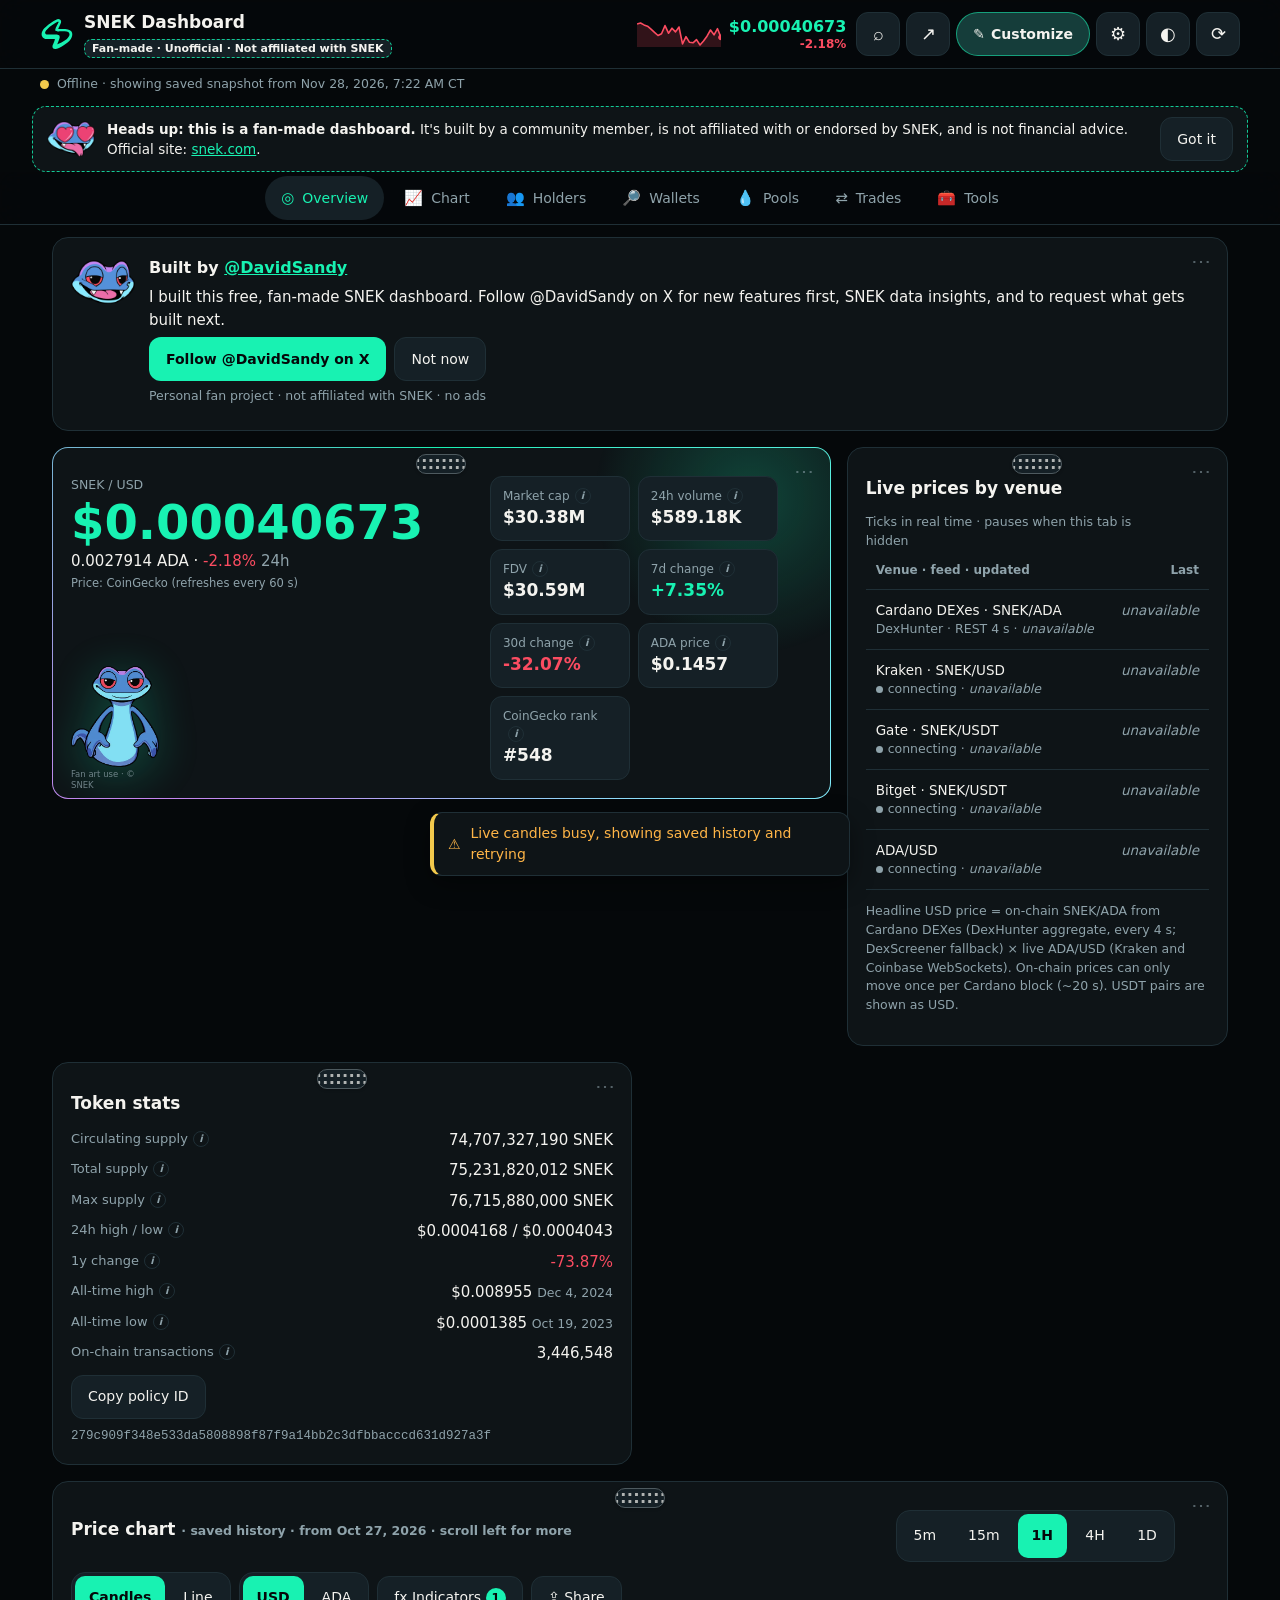
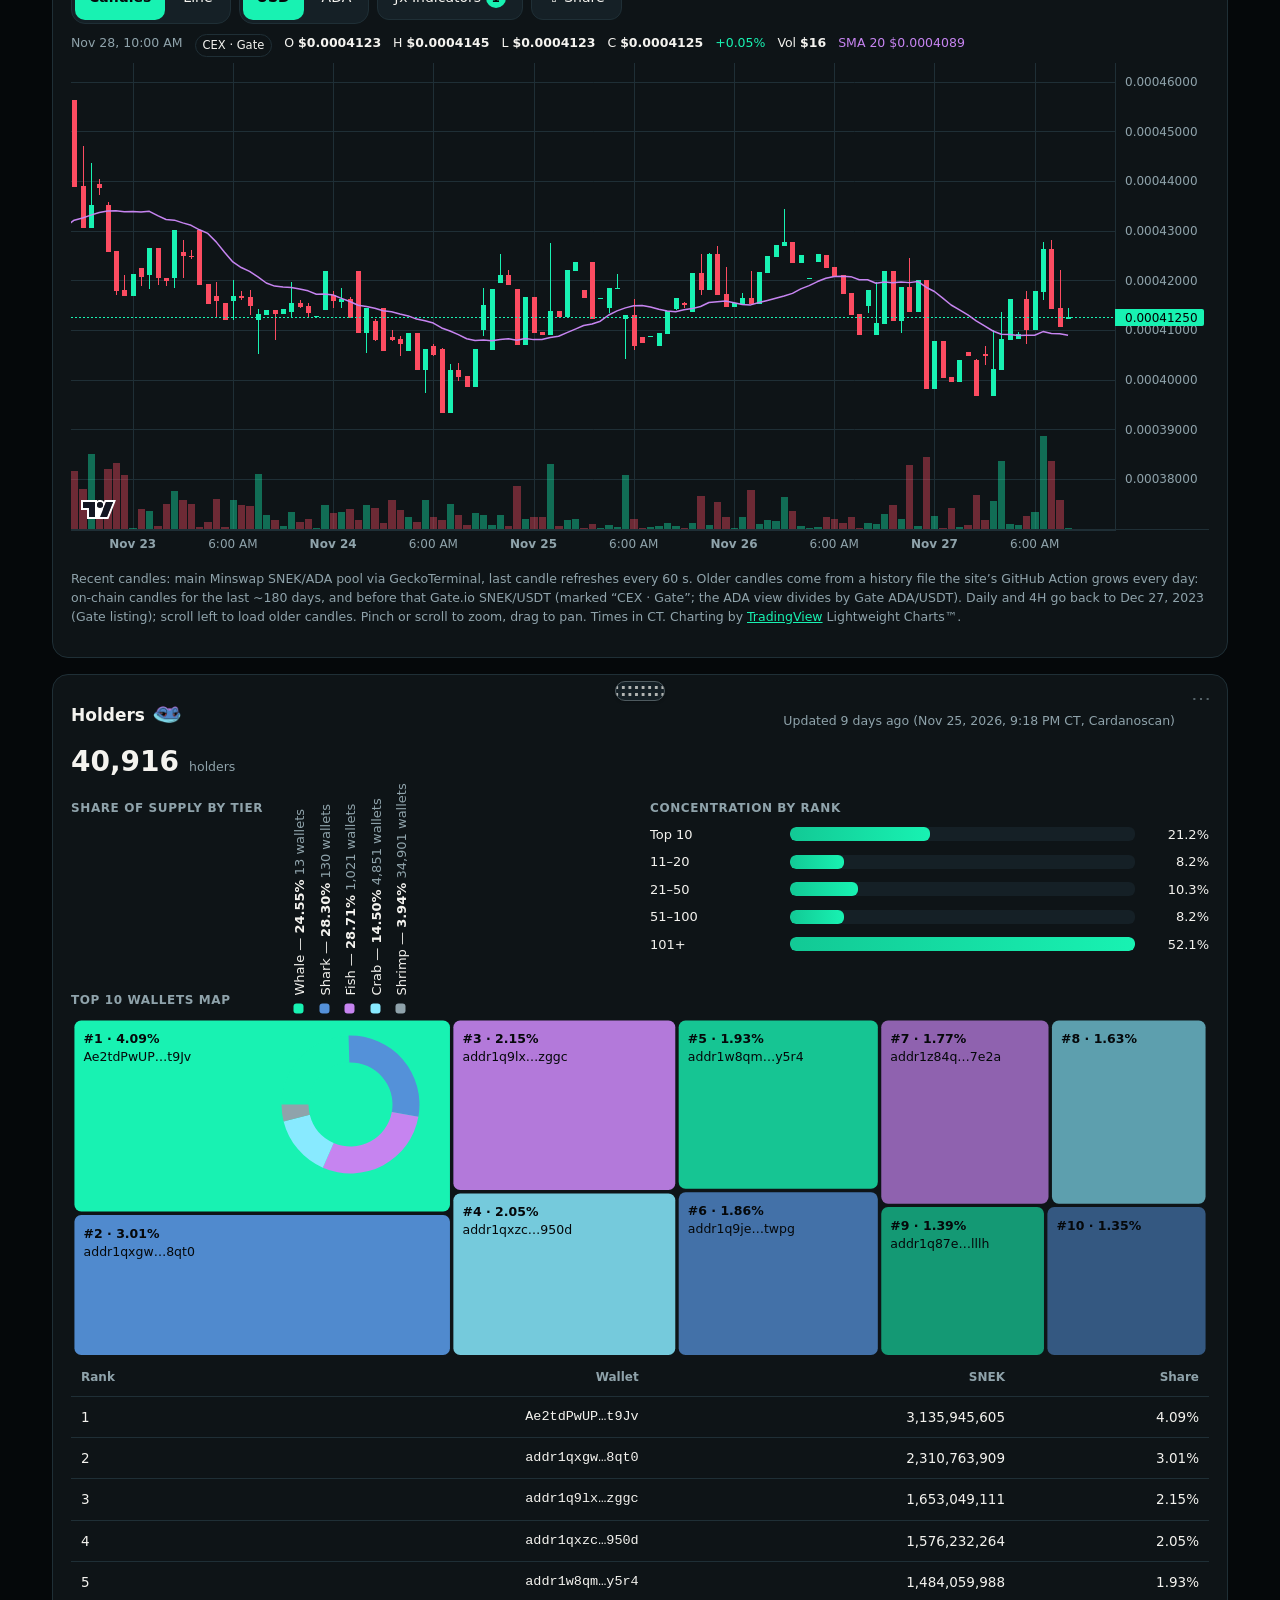
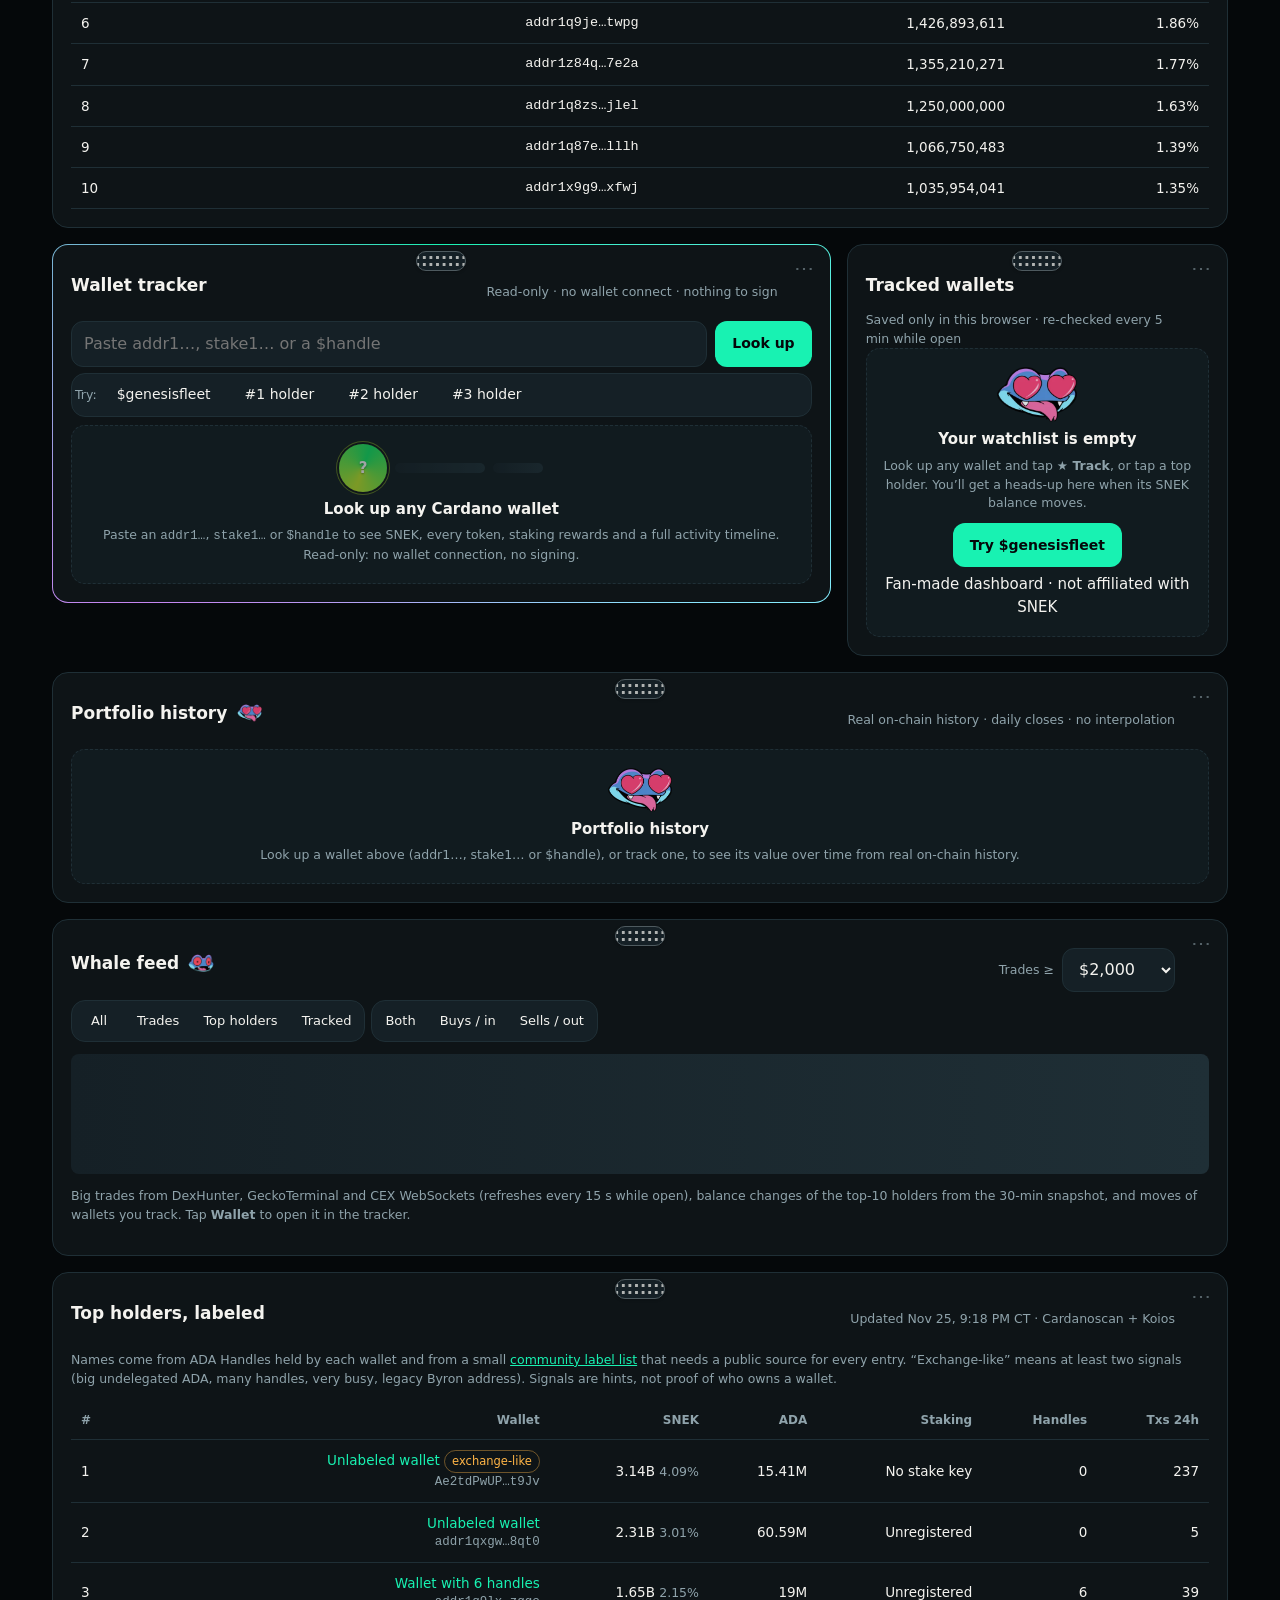
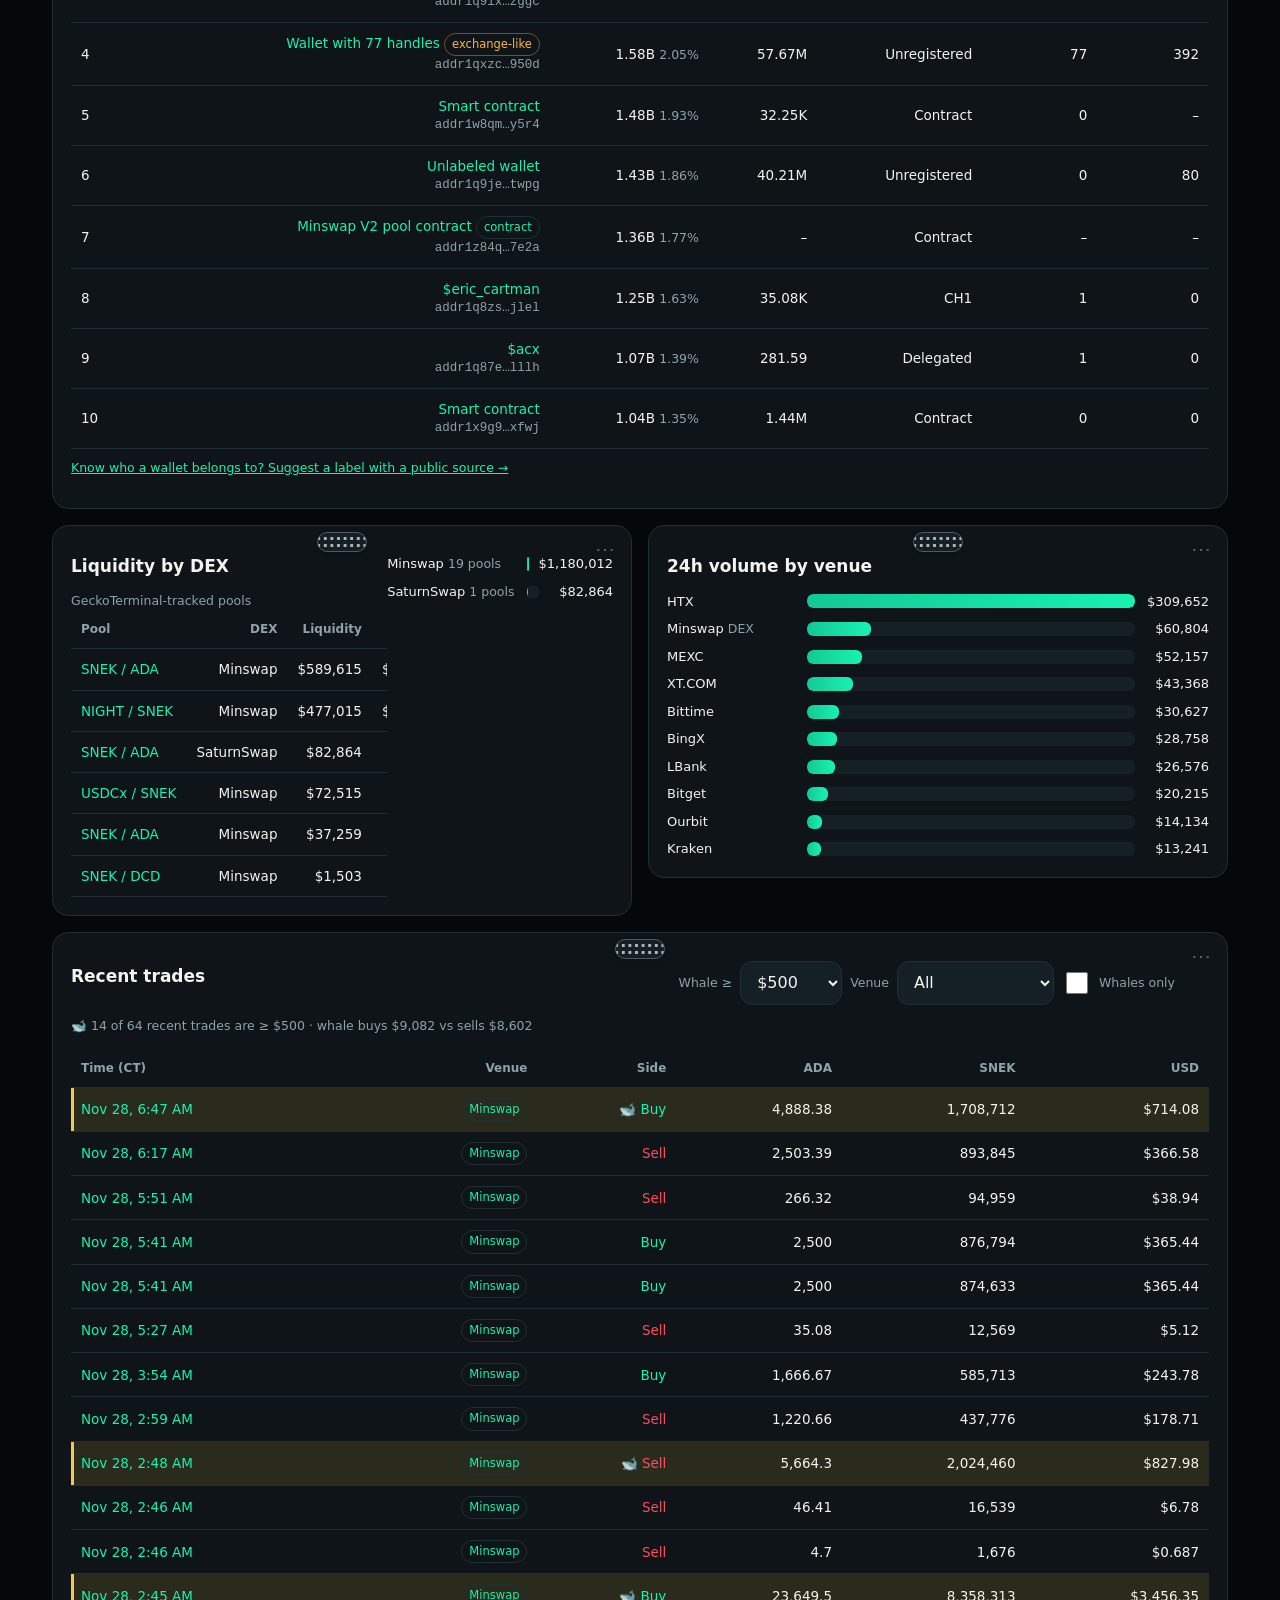
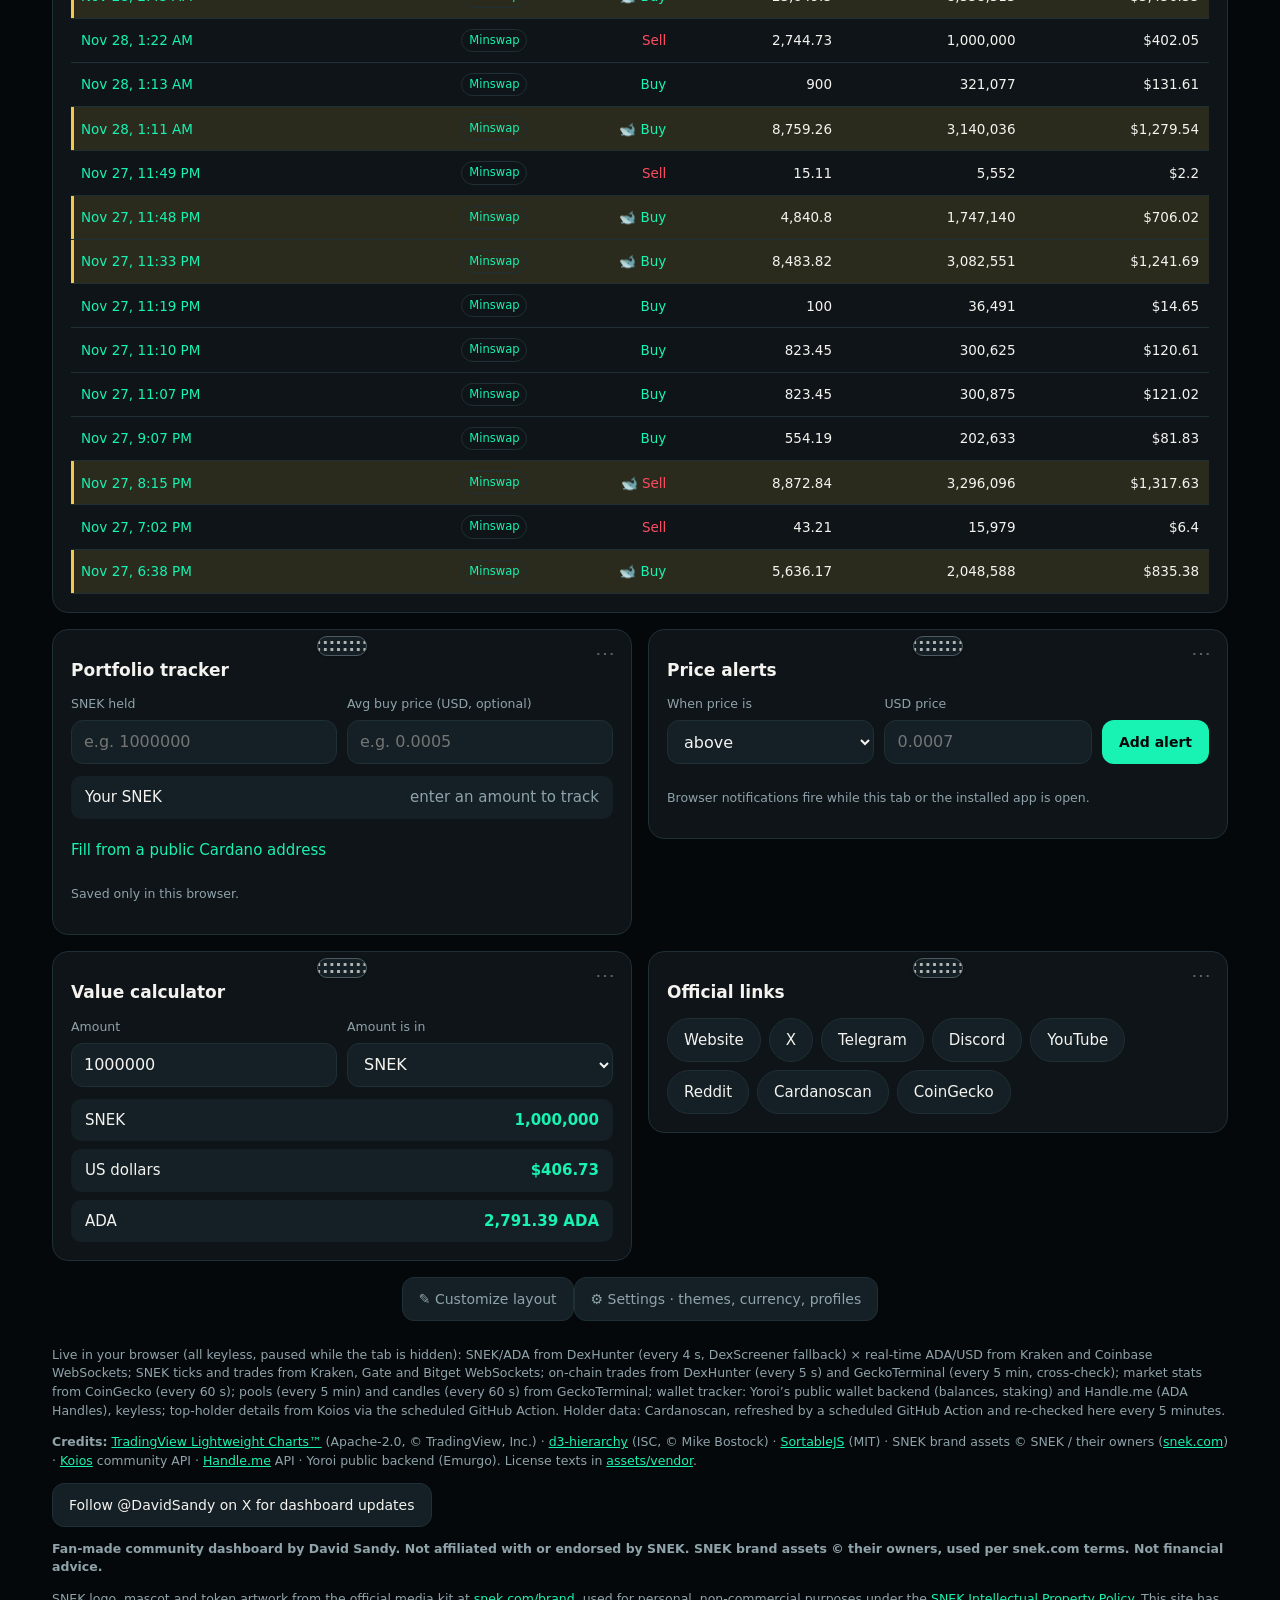
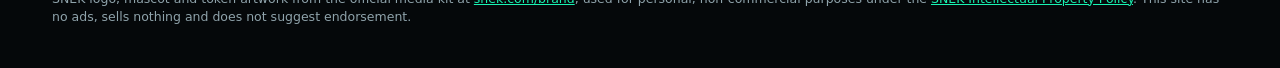
<file: s/holders.html>
<!doctype html>
<html lang="en"><head><meta charset="utf-8">
<title>SNEK holders & whales · SNEK Dashboard (Fan-made)</title>
<meta name="viewport" content="width=device-width,initial-scale=1">
<meta name="description" content="Top SNEK holders, distribution and the live whale feed on a free fan-made dashboard. Not affiliated with SNEK.">
<meta property="og:type" content="website"><meta property="og:site_name" content="SNEK Dashboard (Fan-made)">
<meta property="og:title" content="SNEK holders & whales · SNEK Dashboard (Fan-made)">
<meta property="og:description" content="Top SNEK holders, distribution and the live whale feed on a free fan-made dashboard. Not affiliated with SNEK.">
<meta property="og:url" content="https://davidsandyofficial.github.io/snek-dashboard/s/holders.html">
<meta property="og:image" content="https://davidsandyofficial.github.io/snek-dashboard/assets/og/og-holders.png">
<meta property="og:image:width" content="1200"><meta property="og:image:height" content="630">
<meta name="twitter:card" content="summary_large_image"><meta name="twitter:creator" content="@DavidSandy">
<meta name="twitter:title" content="SNEK holders & whales · SNEK Dashboard (Fan-made)"><meta name="twitter:description" content="Top SNEK holders, distribution and the live whale feed on a free fan-made dashboard.">
<meta name="twitter:image" content="https://davidsandyofficial.github.io/snek-dashboard/assets/og/og-holders.png">
<link rel="icon" href="../favicon.ico" sizes="any">
<link rel="canonical" href="https://davidsandyofficial.github.io/snek-dashboard/">
<script>location.replace("../" + (location.hash && location.hash.length > 1 ? location.hash : "#s=holders"));</script>
</head><body style="background:#05080a;color:#f4f3ef;font-family:system-ui;text-align:center;padding:40px">
<p>Opening the fan-made SNEK Dashboard… <a href="../#s=holders" style="color:#18f2b2">Continue</a></p>
<p style="color:#8fa3ab;font-size:13px">Fan-made community dashboard by David Sandy. Not affiliated with or endorsed by SNEK.</p>
</body></html>
</file>
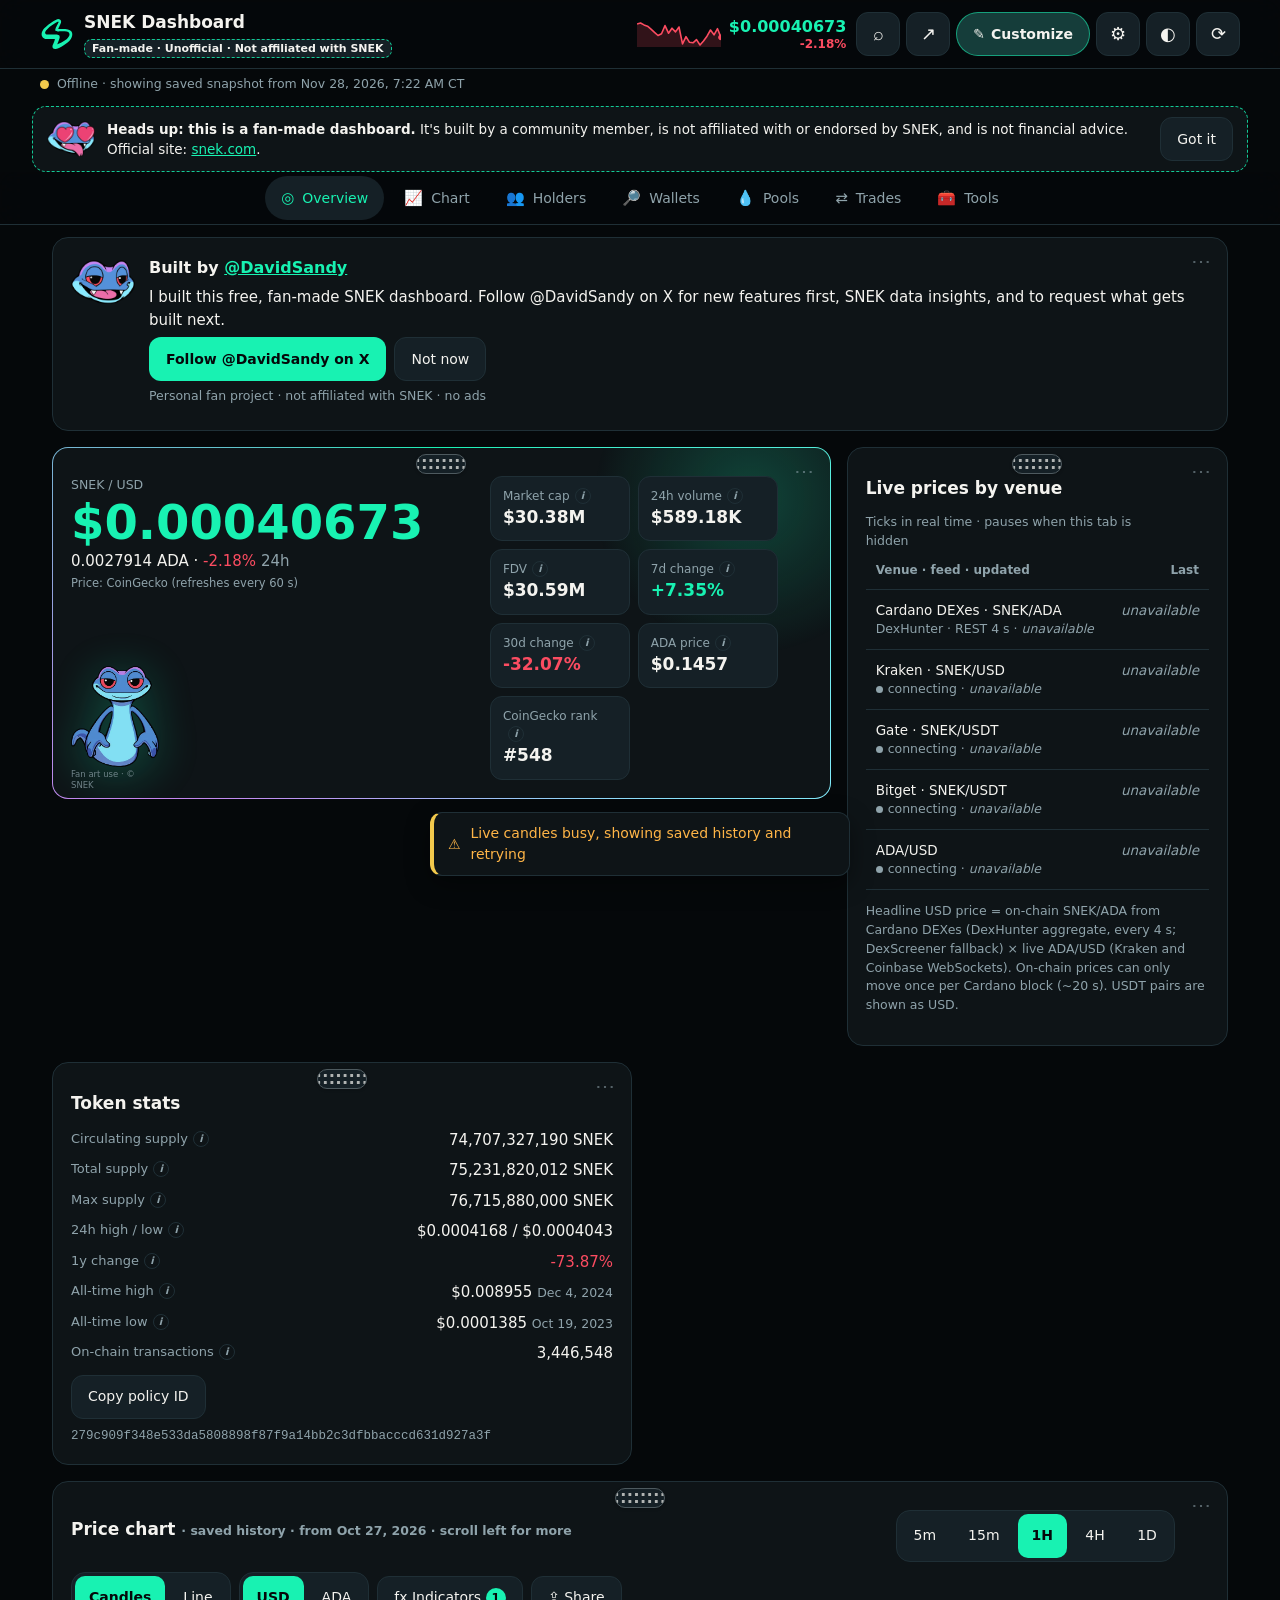
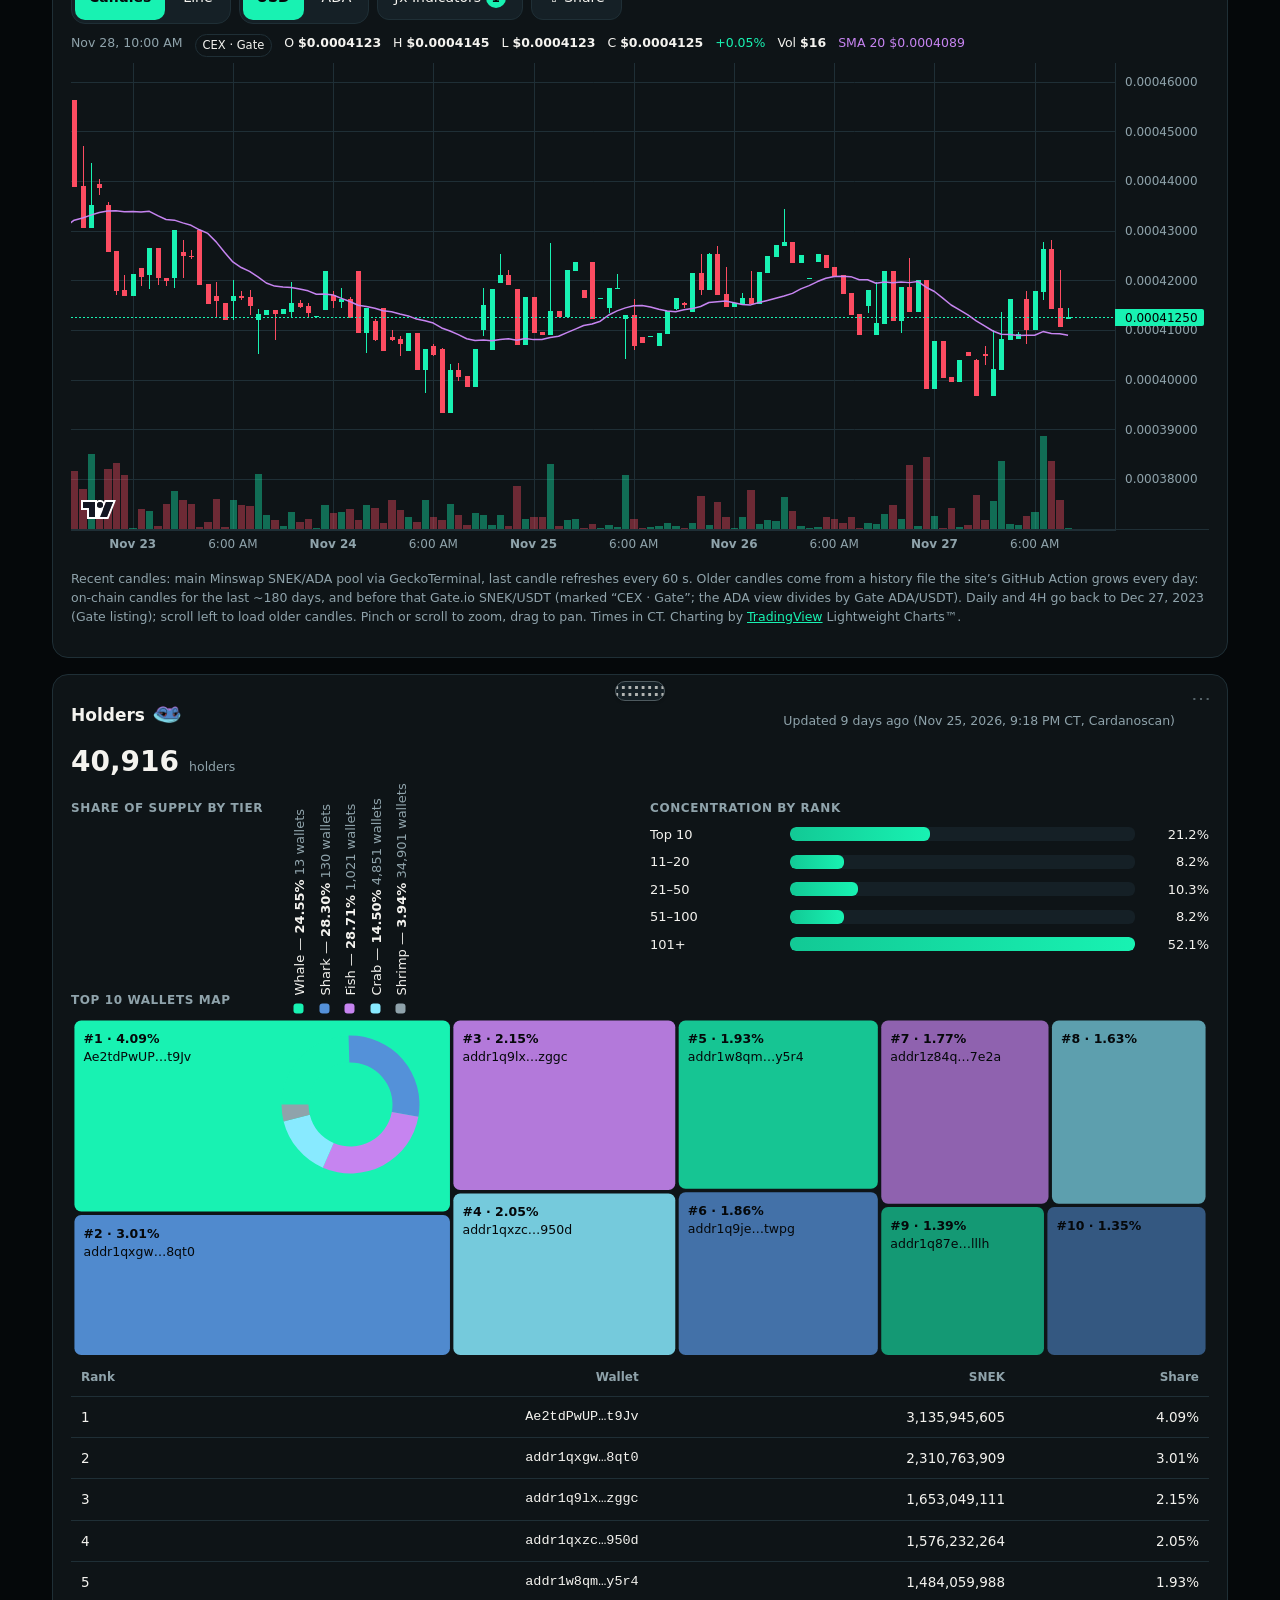
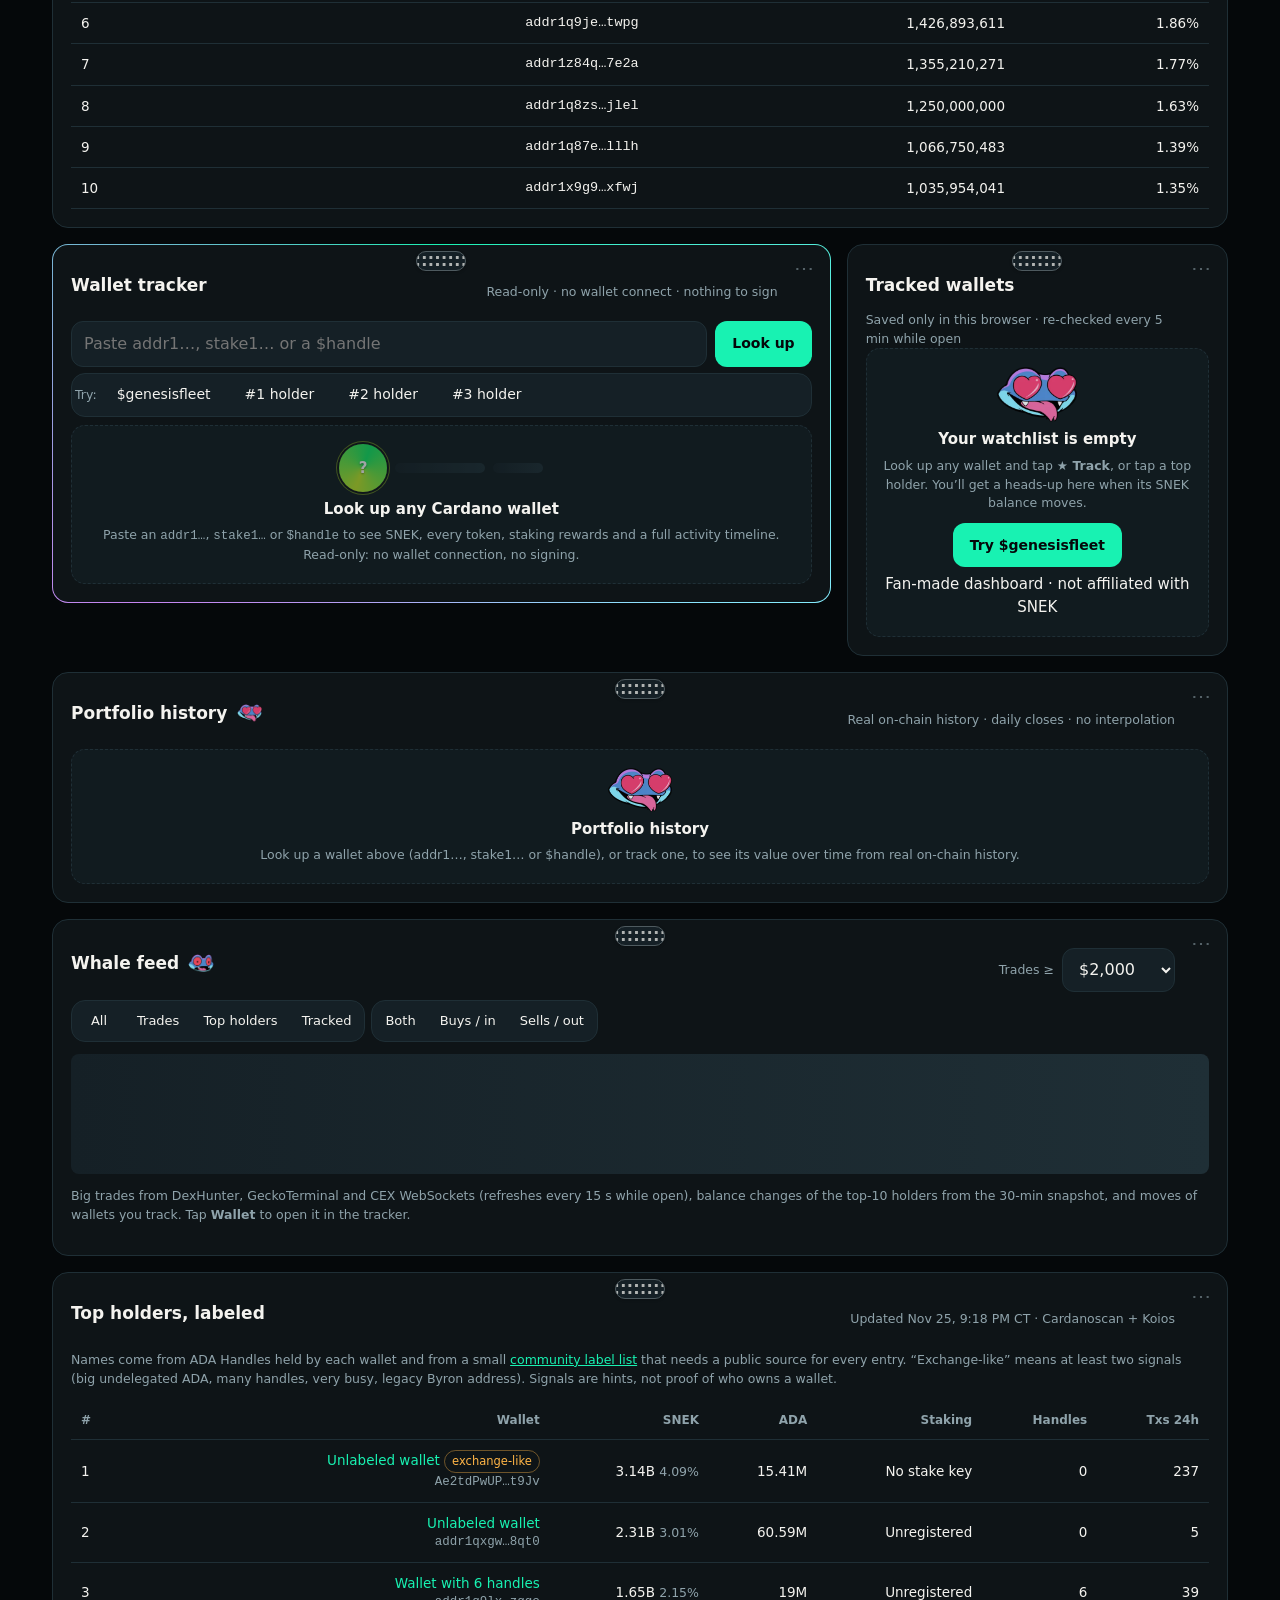
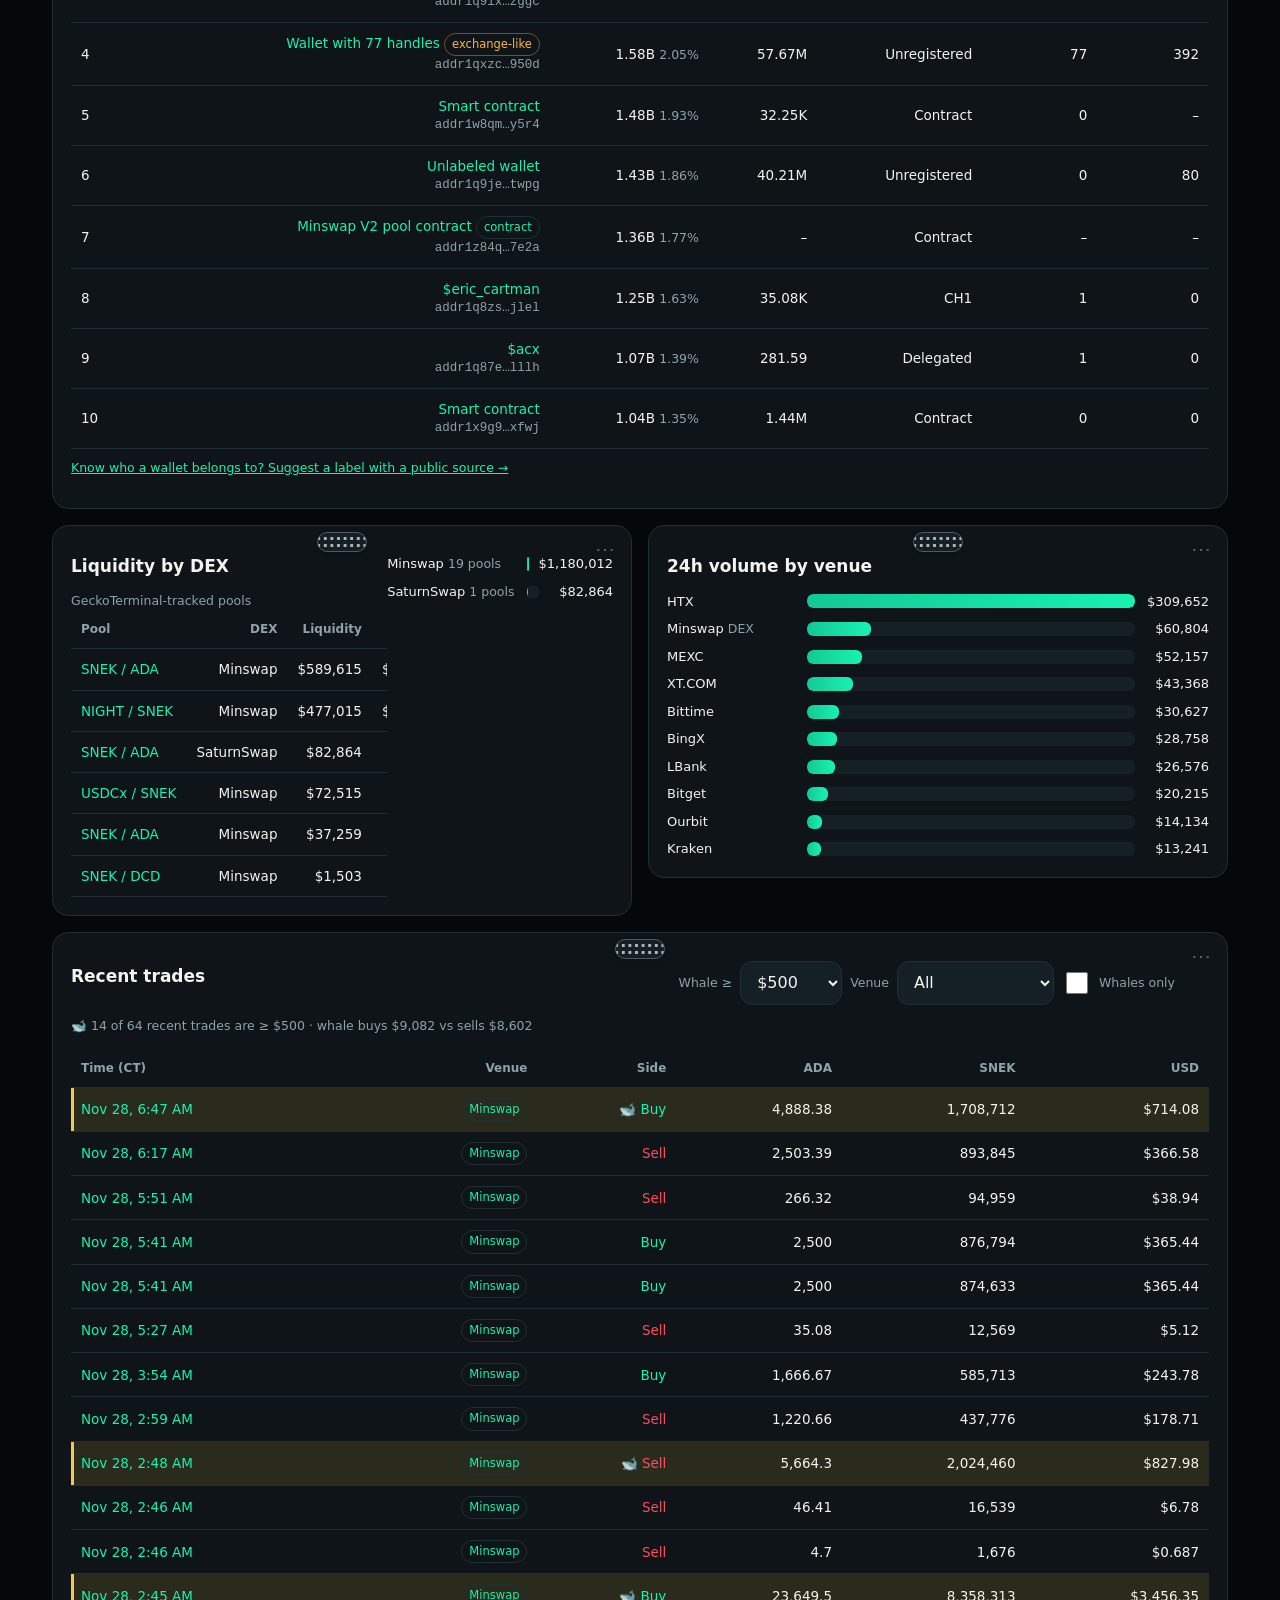
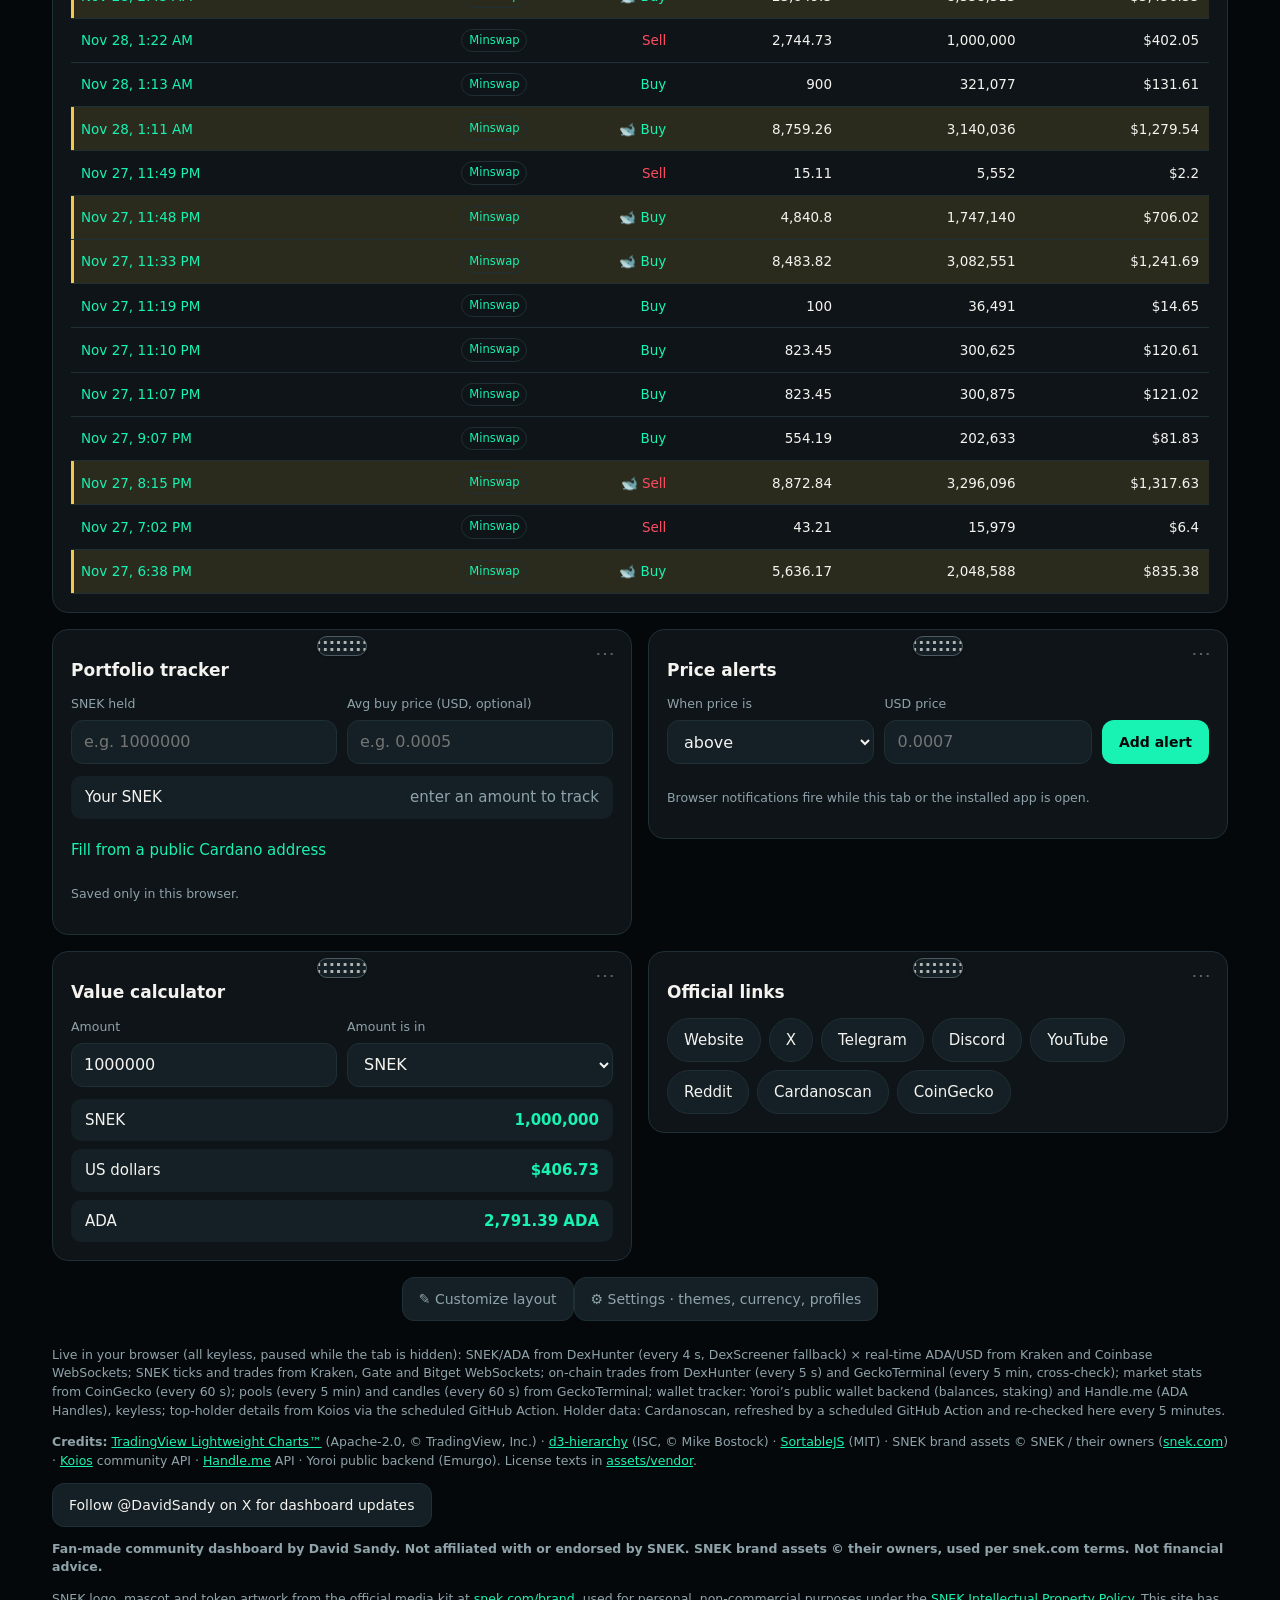
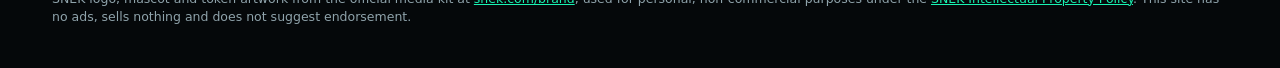
<file: s/wallets.html>
<!doctype html>
<html lang="en"><head><meta charset="utf-8">
<title>SNEK wallet tracker · SNEK Dashboard (Fan-made)</title>
<meta name="viewport" content="width=device-width,initial-scale=1">
<meta name="description" content="Look up any Cardano wallet: SNEK balance, portfolio history and activity. Free, fan-made, read-only. Not affiliated with SNEK.">
<meta property="og:type" content="website"><meta property="og:site_name" content="SNEK Dashboard (Fan-made)">
<meta property="og:title" content="SNEK wallet tracker · SNEK Dashboard (Fan-made)">
<meta property="og:description" content="Look up any Cardano wallet: SNEK balance, portfolio history and activity. Free, fan-made, read-only. Not affiliated with SNEK.">
<meta property="og:url" content="https://davidsandyofficial.github.io/snek-dashboard/s/wallets.html">
<meta property="og:image" content="https://davidsandyofficial.github.io/snek-dashboard/assets/og/og-wallets.png">
<meta property="og:image:width" content="1200"><meta property="og:image:height" content="630">
<meta name="twitter:card" content="summary_large_image"><meta name="twitter:creator" content="@DavidSandy">
<meta name="twitter:title" content="SNEK wallet tracker · SNEK Dashboard (Fan-made)"><meta name="twitter:description" content="Look up any Cardano wallet: SNEK balance, portfolio history and activity. Free, fan-made, read-only.">
<meta name="twitter:image" content="https://davidsandyofficial.github.io/snek-dashboard/assets/og/og-wallets.png">
<link rel="icon" href="../favicon.ico" sizes="any">
<link rel="canonical" href="https://davidsandyofficial.github.io/snek-dashboard/">
<script>location.replace("../" + (location.hash && location.hash.length > 1 ? location.hash : "#s=wallets"));</script>
</head><body style="background:#05080a;color:#f4f3ef;font-family:system-ui;text-align:center;padding:40px">
<p>Opening the fan-made SNEK Dashboard… <a href="../#s=wallets" style="color:#18f2b2">Continue</a></p>
<p style="color:#8fa3ab;font-size:13px">Fan-made community dashboard by David Sandy. Not affiliated with or endorsed by SNEK.</p>
</body></html>
</file>
<file: assets/style.css>
:root,[data-theme="dark"]{--bg:#05080a;--card:#0e1417;--card2:#152026;--line:#1f2f36;--text:#f4f3ef;--muted:#8fa3ab;--snek:#18f2b2;--snek2:#12c995;--red:#fc4c61;--yellow:#f2c94c;--cyan:#88eaff;--blue:#5491d9;--purple:#c684f0;--onSnek:#05080a;--skel1:#152026;--skel2:#1f2f36;--glow:#18f2b222;--hdr:#05080acc}
[data-theme="light"]{--bg:#f4f3ef;--card:#ffffff;--card2:#eef3f2;--line:#d9e2e0;--text:#151515;--muted:#5a6a70;--snek:#08805e;--snek2:#0fae80;--red:#d92c43;--yellow:#a86a00;--cyan:#1f8fb3;--blue:#3d6fb8;--purple:#8a45c0;--onSnek:#ffffff;--skel1:#e9efee;--skel2:#d9e2e0;--glow:#18f2b233;--hdr:#f4f3efe6}
*{box-sizing:border-box}
html{scroll-behavior:smooth;scroll-padding-top:120px}
body{margin:0;background:radial-gradient(1200px 600px at 10% -10%,var(--glow),transparent),var(--bg);color:var(--text);font:15px/1.5 Inter,system-ui,-apple-system,Segoe UI,Roboto,sans-serif;padding-bottom:calc(76px + env(safe-area-inset-bottom))}
a{color:var(--snek)}
.skip{position:absolute;left:-999px}.skip:focus{left:8px;top:8px;z-index:99;background:var(--card);padding:8px}
.top{display:flex;justify-content:space-between;align-items:center;gap:10px;padding:10px clamp(12px,4vw,40px);position:sticky;top:0;background:var(--hdr);backdrop-filter:blur(10px);-webkit-backdrop-filter:blur(10px);z-index:20;border-bottom:1px solid var(--line)}
.brand{display:flex;gap:10px;align-items:center;min-width:0}.logo{width:34px;height:32px;flex:none}
.fanbadge{display:inline-block;margin-top:2px;font-size:11px;line-height:1.25;font-weight:600;color:var(--text);background:var(--card2);border:1px dashed var(--snek2);border-radius:8px;padding:2px 7px}
.fanbadge.big{font-size:13px;padding:5px 10px;margin-top:10px}
h1{margin:0;font-size:17px;white-space:nowrap}h2{margin:0 0 12px;font-size:17px}h3{margin:16px 0 8px;font-size:12px;color:var(--muted);font-weight:600;text-transform:uppercase;letter-spacing:.6px}
.top p{margin:0}
.ticker{display:flex;flex-direction:column;align-items:flex-end;font-variant-numeric:tabular-nums;font-weight:700;line-height:1.2;margin-left:auto}
#tPrice{color:var(--snek);font-size:16px}#tChg{font-size:12px}
.actions{display:flex;gap:6px}
.icon-btn{min-width:44px;min-height:44px;border-radius:12px;border:1px solid var(--line);background:var(--card2);color:var(--text);font-size:18px;cursor:pointer}
.icon-btn:hover{border-color:var(--snek2)}
.statusbar{display:flex;align-items:center;gap:8px;font-size:12.5px;color:var(--muted);padding:6px clamp(12px,4vw,40px)}
.dot{width:9px;height:9px;border-radius:50%;background:var(--yellow);flex:none}.dot.live{background:var(--snek);box-shadow:0 0 8px var(--snek)}
.tabs{position:fixed;bottom:0;left:0;right:0;z-index:30;display:grid;grid-template-columns:repeat(6,1fr);background:var(--hdr);backdrop-filter:blur(12px);-webkit-backdrop-filter:blur(12px);border-top:1px solid var(--line);padding-bottom:env(safe-area-inset-bottom)}
.tabs a{display:flex;flex-direction:column;align-items:center;justify-content:center;min-height:56px;font-size:11px;color:var(--muted);text-decoration:none;gap:2px}
.tabs a span{font-size:18px;line-height:1}.tabs a.on{color:var(--snek)}
@media(min-width:900px){
  body{padding-bottom:0}
  .tabs{position:sticky;top:65px;bottom:auto;display:flex;justify-content:center;gap:4px;border-top:0;border-bottom:1px solid var(--line);padding:4px}
  .tabs a{flex-direction:row;min-height:44px;padding:0 16px;font-size:14px;border-radius:999px;gap:8px}.tabs a span{font-size:15px}.tabs a.on{background:var(--card2)}
}
@media(max-width:520px){.hide-sm{display:none}h1{font-size:15px}.actions .icon-btn{min-width:44px}#shareBtn{display:none}}
main{max-width:1240px;margin:0 auto;padding:12px clamp(10px,3vw,32px);display:flex;flex-direction:column;gap:16px}
.sect{display:flex;flex-direction:column;gap:16px}
@media(min-width:900px){#overview,#pools{display:grid;grid-template-columns:1.4fr 1fr}}
.card{background:var(--card);border:1px solid var(--line);border-radius:16px;padding:18px;min-width:0}
.grid2{display:grid;grid-template-columns:repeat(auto-fit,minmax(300px,1fr));gap:16px}.grid2.inner{gap:20px}
.muted{color:var(--muted)}.small{font-size:12.5px}.mono{font-family:ui-monospace,Menlo,monospace;word-break:break-all}.mt{margin-top:12px}
.row{display:flex;align-items:center}.between{justify-content:space-between}.wrap{flex-wrap:wrap}.gap{gap:8px}.grow{flex:1;min-width:180px}
.btn,.seg button,.chips button{min-height:44px;background:var(--card2);color:var(--text);border:1px solid var(--line);border-radius:12px;padding:0 16px;cursor:pointer;font:inherit;font-size:14px}
.btn:hover{border-color:var(--snek2)}.btn.primary{background:var(--snek);color:var(--onSnek);border-color:transparent;font-weight:700}
.seg,.chips{display:flex;flex-wrap:wrap;gap:4px;background:var(--card2);border:1px solid var(--line);border-radius:14px;padding:3px}
.seg button,.chips button{border:0;background:transparent;border-radius:10px;padding:0 14px;min-width:48px}
.seg button.on,.chips button.on{background:var(--snek);color:var(--onSnek);font-weight:700}
.hero{display:grid;grid-template-columns:1fr;gap:16px}
.price{font-size:clamp(34px,8vw,48px);font-weight:800;color:var(--snek);font-variant-numeric:tabular-nums;line-height:1.15}
.sub{font-size:15px}.chg.up{color:var(--snek)}.chg.down{color:var(--red)}
.kpis{display:grid;grid-template-columns:repeat(auto-fit,minmax(130px,1fr));gap:8px}
.kpi{background:var(--card2);border:1px solid var(--line);border-radius:12px;padding:10px 12px}.kpi .l{font-size:12px;color:var(--muted)}.kpi .v{font-size:17px;font-weight:700;font-variant-numeric:tabular-nums}
.props{display:grid;grid-template-columns:auto 1fr;gap:8px 16px;margin:0}.props dt{color:var(--muted);font-size:13px}.props dd{margin:0;text-align:right;font-variant-numeric:tabular-nums}
.tvchart{width:100%;height:clamp(320px,55vh,520px);position:relative;touch-action:none}
.legend-ohlc{font-size:12.5px;font-variant-numeric:tabular-nums;min-height:22px;margin:10px 0 6px;display:flex;flex-wrap:wrap;gap:4px 12px}.legend-ohlc b{font-weight:600}
.hcount{display:flex;align-items:baseline;gap:10px;flex-wrap:wrap}#holderCount{font-size:28px;font-weight:800}
.bars{display:grid;gap:8px}.bar{display:grid;grid-template-columns:minmax(80px,130px) 1fr minmax(64px,auto);gap:10px;align-items:center;font-size:13px}
.bar .track{background:var(--card2);border-radius:6px;height:14px;overflow:hidden}.bar .fill{height:100%;border-radius:6px;background:linear-gradient(90deg,var(--snek2),var(--snek))}.bar .val{text-align:right;font-variant-numeric:tabular-nums}
.donut{display:flex;gap:16px;align-items:center;flex-wrap:wrap}.donut svg{width:150px;height:150px}.legend{display:grid;gap:6px;font-size:13px}.legend i{display:inline-block;width:10px;height:10px;border-radius:3px;margin-right:8px}
.treemap svg{width:100%;height:auto;display:block}.treemap text{font-size:11px;fill:var(--onSnek);pointer-events:none}
.table-wrap{overflow-x:auto;-webkit-overflow-scrolling:touch}table{width:100%;border-collapse:collapse;font-size:13.5px;font-variant-numeric:tabular-nums}
th,td{padding:10px;border-bottom:1px solid var(--line);text-align:right;white-space:nowrap}th:first-child,td:first-child{text-align:left}th{color:var(--muted);font-weight:600;font-size:12px}
td a{color:var(--snek);text-decoration:none}.buy{color:var(--snek)}.sell{color:var(--red)}
tr.whale td{background:color-mix(in srgb,var(--yellow) 12%,transparent)}tr.whale td:first-child{box-shadow:inset 3px 0 0 var(--yellow)}
label{display:flex;flex-direction:column;gap:6px;font-size:12.5px;color:var(--muted)}label.inline{flex-direction:row;align-items:center;gap:8px}
input,select{min-height:44px;background:var(--card2);border:1px solid var(--line);color:var(--text);border-radius:12px;padding:8px 12px;font:inherit;font-size:16px;width:100%}
label.inline select{width:auto}input[type=checkbox]{width:22px;min-height:22px;height:22px;accent-color:var(--snek)}
input:focus,select:focus,button:focus-visible,a:focus-visible{outline:2px solid var(--snek2);outline-offset:1px}
.form2{display:grid;grid-template-columns:1fr 1fr;gap:10px}.form3{display:grid;grid-template-columns:1fr 1fr auto;gap:10px;align-items:end}
@media(max-width:520px){.form2,.form3{grid-template-columns:1fr}}
.out{margin-top:12px;display:grid;gap:8px}.out div{display:flex;justify-content:space-between;gap:10px;background:var(--card2);border-radius:10px;padding:10px 14px;font-variant-numeric:tabular-nums}.out b{color:var(--snek)}.out b.down{color:var(--red)}
details summary{cursor:pointer;min-height:44px;display:flex;align-items:center;color:var(--snek)}
.alerts{list-style:none;padding:0;margin:12px 0 0;display:grid;gap:8px}.alerts li{display:flex;justify-content:space-between;align-items:center;background:var(--card2);border-radius:10px;padding:4px 4px 4px 14px}
.links{display:flex;flex-wrap:wrap;gap:8px}.links a{display:inline-flex;align-items:center;min-height:44px;color:var(--text);text-decoration:none;background:var(--card2);border:1px solid var(--line);padding:0 16px;border-radius:999px}.links a:hover{border-color:var(--snek);color:var(--snek)}
footer{max-width:1240px;margin:0 auto;padding:4px clamp(12px,3vw,32px) 28px}
.na{color:var(--muted);font-style:italic}
.skel{display:inline-block;border-radius:8px;background:linear-gradient(90deg,var(--skel1),var(--skel2),var(--skel1));background-size:200% 100%;animation:sh 1.2s infinite linear;color:transparent!important}
.skel.w80{width:80px}.skel.w120{width:120px}.skel.w160{width:160px}.skel.h56{height:56px;display:block}.skel.h120{height:120px;display:block}.skel.h160{height:160px;display:block}.skel.fill{position:absolute;inset:0;display:block}
@keyframes sh{to{background-position:-200% 0}}
@media(prefers-reduced-motion:reduce){.skel{animation:none}html{scroll-behavior:auto}}
.toast{position:fixed;left:50%;bottom:calc(84px + env(safe-area-inset-bottom));transform:translateX(-50%) translateY(20px);background:var(--card);border:1px solid var(--snek2);color:var(--text);padding:10px 16px;border-radius:12px;opacity:0;transition:.25s;z-index:50;pointer-events:none;max-width:90vw}
.toast.show{opacity:1;transform:translateX(-50%) translateY(0)}
@media(min-width:900px){.toast{bottom:24px}}
@media(max-width:430px){.brand h1{display:none}.fanbadge{font-size:10px;max-width:118px;margin-top:0}.ticker{align-items:flex-start;margin-left:4px;margin-right:auto}#tPrice{font-size:18px}}

.splash{position:fixed;inset:0;z-index:100;display:flex;flex-direction:column;align-items:center;justify-content:center;background:var(--bg);transition:opacity .35s;text-align:center;padding:20px}
.splash.hide{opacity:0;pointer-events:none}.splash img{width:180px;height:auto;animation:bob 1.6s ease-in-out infinite}
.splash-title{font-size:22px;font-weight:800;margin-top:12px}
.splash-bar{width:160px;height:4px;border-radius:4px;background:var(--card2);overflow:hidden;margin-top:18px}.splash-bar i{display:block;height:100%;width:40%;background:var(--snek);animation:load 1.1s ease-in-out infinite}
@keyframes bob{50%{transform:translateY(-6px)}}@keyframes load{0%{transform:translateX(-100%)}100%{transform:translateX(260%)}}
@media(prefers-reduced-motion:reduce){.splash img,.splash-bar i{animation:none}}
.notice{display:flex;gap:12px;align-items:center;flex-wrap:wrap;max-width:1240px;margin:6px auto 0;padding:10px 14px;background:var(--card);border:1px dashed var(--snek2);border-radius:14px;width:calc(100% - 2*clamp(10px,3vw,32px))}
.notice[hidden]{display:none}.notice p{margin:0;flex:1;min-width:200px;font-size:13.5px}.notice img{width:48px;height:auto}
.empty{display:flex;flex-direction:column;align-items:center;gap:6px;padding:18px 8px;text-align:center;color:var(--muted);font-size:13.5px}
.empty img{width:96px;height:auto;opacity:.95}.empty .fan{font-size:11px;border:1px dashed var(--line);border-radius:6px;padding:1px 6px}
.fanbadge.big{max-width:none!important;font-size:13px!important}

/* ---------- interaction layer (fx.js) ---------- */
.ticker{flex-direction:row;align-items:center;gap:8px}.tcol{display:flex;flex-direction:column;align-items:flex-end}
.spark svg{display:block}.sp-line{fill:none;stroke-width:1.6;stroke-linejoin:round}.sp-line.up,.sp-dot.up{stroke:var(--snek);fill:var(--snek)}.sp-line.down,.sp-dot.down{stroke:var(--red);fill:var(--red)}.sp-line{fill:none!important}
.sp-area.up{fill:color-mix(in srgb,var(--snek) 18%,transparent)}.sp-area.down{fill:color-mix(in srgb,var(--red) 18%,transparent)}
@media(max-width:430px){.ticker .tcol{align-items:flex-start}.spark svg{width:56px}}
.dg{display:inline-block;position:relative;overflow:hidden;vertical-align:bottom;line-height:1.15}
.dg.roll .o,.dg.roll .n{display:block}.dg.roll .o{position:absolute;inset:0;animation:rollOut .45s ease forwards}.dg.roll .n{animation:rollIn .45s ease}
@keyframes rollOut{to{transform:translateY(-100%);opacity:0}}@keyframes rollIn{from{transform:translateY(100%);opacity:0}}
.flash-up{animation:flashUp 1s ease}.flash-down{animation:flashDown 1s ease}
@keyframes flashUp{0%{background:color-mix(in srgb,var(--snek) 35%,transparent);border-radius:8px}100%{background:transparent}}
@keyframes flashDown{0%{background:color-mix(in srgb,var(--red) 35%,transparent);border-radius:8px}100%{background:transparent;}}
.btn,.icon-btn,.seg button,.chips button,.tabs a,.links a,.kpi{position:relative;overflow:hidden;transition:transform .12s ease,border-color .2s,background .2s}
.btn:active,.icon-btn:active,.seg button:active,.chips button:active,.links a:active,.kpi:active{transform:scale(.96)}
.tabs a:active span{transform:scale(.85)}.tabs a span{transition:transform .15s}
.kpi:hover{border-color:var(--snek2)}
.ripple{position:absolute;border-radius:50%;background:color-mix(in srgb,var(--snek) 35%,transparent);transform:scale(0);animation:rip .6s ease-out;pointer-events:none}
@keyframes rip{to{transform:scale(2.4);opacity:0}}
.card.reveal{opacity:0;transform:translateY(18px)}.card.reveal.in{opacity:1;transform:none;transition:opacity .5s ease,transform .5s ease}
tr.slide-in{animation:slideIn .6s ease}tr.slide-in td{animation:newGlow 2.4s ease}
@keyframes slideIn{from{transform:translateX(-24px);opacity:0}}@keyframes newGlow{0%{background:color-mix(in srgb,var(--snek) 22%,transparent)}100%{background:transparent}}
tr.whale.slide-in td{animation:whaleGlow 2.6s ease}@keyframes whaleGlow{0%{background:color-mix(in srgb,var(--yellow) 45%,transparent)}100%{background:color-mix(in srgb,var(--yellow) 12%,transparent)}}
.drop{position:fixed;z-index:60;pointer-events:none;font-size:18px;animation:drop 1s ease-out forwards}
@keyframes drop{to{transform:translate(var(--dx),var(--dy)) scale(.6);opacity:0}}
.toasts{position:fixed;left:50%;transform:translateX(-50%);bottom:calc(84px + env(safe-area-inset-bottom));z-index:70;display:flex;flex-direction:column;gap:8px;align-items:center;pointer-events:none;width:min(92vw,420px)}
@media(min-width:900px){.toasts{bottom:24px}}
.toast2{display:flex;gap:10px;align-items:center;background:var(--card);color:var(--text);border:1px solid var(--line);border-left:4px solid var(--snek);border-radius:12px;padding:10px 14px;box-shadow:0 8px 24px #0006;opacity:0;transform:translateY(16px) scale(.98);transition:.25s ease;font-size:14px;max-width:100%}
.toast2.in{opacity:1;transform:none}.toast2.warn{border-left-color:var(--yellow)}.toast2.alert{border-left-color:var(--purple)}.toast2.whale{border-left-color:var(--cyan)}
.ptr{position:fixed;top:0;left:50%;transform:translate(-50%,-60px);z-index:40;display:flex;align-items:center;gap:8px;background:var(--card);border:1px solid var(--line);border-radius:999px;padding:6px 14px 6px 6px;opacity:0;font-size:13px;transition:opacity .2s}
.ptr img{width:34px;height:auto}.ptr.ready img{transform:rotate(-12deg) scale(1.1)}.ptr.spin img{animation:wig .6s ease-in-out infinite}
@keyframes wig{50%{transform:rotate(14deg)}}
.swipe-hint{position:fixed;top:45%;left:50%;transform:translate(-50%,-50%);z-index:45;background:var(--card);border:1px solid var(--snek2);border-radius:999px;padding:8px 16px;font-weight:700;opacity:0;pointer-events:none}
.swipe-hint.show{animation:hint 1s ease}@keyframes hint{15%{opacity:1}70%{opacity:1}100%{opacity:0}}
@media(prefers-reduced-motion:reduce){
  *,*::before,*::after{animation-duration:.001ms!important;animation-iteration-count:1!important;transition-duration:.001ms!important}
  .card.reveal{opacity:1;transform:none}
}
#tPrice,#price{white-space:nowrap}
@media(max-width:430px){.top{gap:6px;padding-left:10px;padding-right:10px}.spark svg{width:42px;height:22px}.fanbadge{max-width:104px;font-size:9.5px}#tPrice{font-size:15px}.actions{gap:4px}}
@media(max-width:350px){.spark{display:none}}
@media(max-width:430px){#refreshBtn{display:none}.fanbadge{min-width:100px}.brand{flex:none}}
.pricesrc{margin-top:4px;font-size:11.5px;line-height:1.35}
.wsdot{display:inline-block;width:7px;height:7px;border-radius:50%;background:var(--muted);margin-right:5px;vertical-align:middle}
.wsdot.on{background:var(--snek);box-shadow:0 0 6px var(--snek)}
.vtag{display:inline-block;padding:2px 7px;border-radius:999px;font-size:11.5px;white-space:nowrap;border:1px solid var(--line)}
.vtag.dex{color:var(--snek)}.vtag.cex{color:var(--cyan)}
#liveVenues td:nth-child(2),#liveVenues td:nth-child(3){white-space:nowrap}#liveVenues td{vertical-align:top}
/* wallet tracker */
.wsearch{display:flex;gap:8px;margin:10px 0 6px}.wsearch input{min-width:0;flex:1;min-height:46px;font-size:16px}
.wchips{display:flex;flex-wrap:wrap;gap:6px;align-items:center;margin-bottom:8px}.wchips button{min-height:36px}
.wprofile:empty{display:none}.wprofile{margin-top:8px;border-top:1px solid var(--line);padding-top:12px}
.whead{display:flex;justify-content:space-between;gap:10px;align-items:flex-start;margin-bottom:10px}
.wname{font-size:20px;font-weight:700;word-break:break-word}
.kpis.wk{grid-template-columns:repeat(2,1fr)}@media(min-width:900px){.kpis.wk{grid-template-columns:repeat(5,1fr)}}
.hchips{display:flex;flex-wrap:wrap;gap:6px;margin:10px 0}.hchip{font-size:12px;padding:3px 8px;border-radius:999px;background:var(--card2);border:1px solid var(--line)}
.signals{list-style:none;padding:0;margin:10px 0;display:grid;gap:4px;font-size:13px;color:var(--muted)}.signals li.on{color:var(--text)}.signals li.on::first-letter{color:var(--snek)}
.vtag.ex{color:#ffb547;border-color:#ffb54766}
.linkbtn{background:none;border:0;padding:0;color:var(--snek);font:inherit;cursor:pointer;text-align:left}
.wlist{display:grid;gap:8px}.witem{display:grid;grid-template-columns:1fr auto auto;gap:8px;align-items:center;padding:10px;border:1px solid var(--line);border-radius:12px;background:var(--card2);position:relative}
.witem .wspark{display:none}@media(min-width:500px){.witem{grid-template-columns:1fr 90px auto auto}.witem .wspark{display:block}}
.witem .wr{text-align:right}.witem .wv{font-weight:700}.icon-btn.sm{width:36px;height:36px;min-width:36px;font-size:14px}
.up{color:var(--snek)}.down{color:var(--red)}.warn{color:#ffb547}
#wTop td,#wTop th{white-space:nowrap}#wTop .wrow{cursor:pointer}#wTop .wrow:hover{background:var(--card2)}
/* follow card */
.follow{display:flex;gap:14px;align-items:flex-start}.follow img{flex:none;margin-top:4px}.follow .ftitle{font-weight:700;font-size:16px}.follow p{margin:6px 0}
.btn.xfollow{display:inline-flex;align-items:center;min-height:44px}
@media(max-width:899px){.tabs{grid-template-columns:repeat(7,1fr)}.tabs a{font-size:10.5px}}
.follow[hidden],.card[hidden]{display:none!important}
a.btn{display:inline-flex;align-items:center;justify-content:center;text-decoration:none;min-height:44px;padding:0 16px}a.btn.primary{color:var(--onSnek)}
/* ---- movable widgets ---- */
.wgrid>.w.whid{display:none!important}
@media(min-width:900px){main.wgrid{display:grid;grid-template-columns:repeat(12,minmax(0,1fr));gap:16px;align-items:start}.wgrid>.w{grid-column:span var(--span,12)}}
.layoutbar{display:flex;justify-content:center;padding:4px 12px 8px}.layoutbar .btn{font-size:14px;color:var(--muted)}
.wctl{display:none}
body.editing .wgrid>.w>:not(.wctl){display:none!important}
body.editing .wgrid>.w{padding:0;display:block!important;min-height:0;border-style:dashed;border-color:var(--snek);animation:none!important;opacity:1!important;transform:none!important}
body.editing .wgrid>.w.pinned{border-style:solid;background:var(--card2)}
body.editing .wctl{display:flex;align-items:center;gap:4px;padding:6px 6px 6px 0;min-height:56px}
.wctl .wh{display:flex;align-items:center;justify-content:center;width:44px;min-height:44px;font-size:22px;color:var(--muted);cursor:grab;touch-action:none;user-select:none;-webkit-user-select:none}
.w.pinned .wctl .wh{opacity:.25;cursor:default}
.wctl .wt{flex:1;min-width:0;font-size:14px;white-space:nowrap;overflow:hidden;text-overflow:ellipsis}
.wctl .wb{min-width:40px;min-height:40px;padding:0 8px;border-radius:10px;border:1px solid var(--line);background:var(--card2);color:var(--text);font:inherit;font-size:14px;cursor:pointer}
.wctl .wb[aria-pressed=true]{background:var(--snek);color:var(--onSnek);border-color:transparent;font-weight:700}
.wctl .wb:disabled{opacity:.3;cursor:default}
.wctl .wsz{display:none}@media(min-width:900px){.wctl .wsz{display:inline-block;min-width:52px}}
@media(max-width:380px){.wctl .wb{min-width:36px;padding:0 6px}.wctl .wt{font-size:13px}}
.wghost{opacity:.35}.wchosen{box-shadow:0 8px 28px rgba(0,0,0,.35)}
.sortable-fallback{opacity:.9!important}
body.editing .tabs,body.editing .layoutbar,body.editing .fab{display:none!important}
body.editing{padding-bottom:calc(140px + env(safe-area-inset-bottom))}
.lbar{position:fixed;left:0;right:0;bottom:0;z-index:40;background:var(--hdr);backdrop-filter:blur(12px);-webkit-backdrop-filter:blur(12px);border-top:1px solid var(--snek);padding:10px clamp(10px,3vw,24px) calc(10px + env(safe-area-inset-bottom))}
.lbar[hidden]{display:none}
.lbar .lrow{display:flex;align-items:center;gap:8px;max-width:1240px;margin:0 auto}.lbar .lrow .small{line-height:1.3}
.lbar .ltray{max-width:1240px;margin:8px auto 0;align-items:center;background:transparent;border:0;padding:0;overflow-x:auto;flex-wrap:nowrap}
.lbar .ltray button{white-space:nowrap;background:var(--card2);border:1px solid var(--line)}
.lbar .ltray[hidden]{display:none}
body.editing .toasts{bottom:auto;top:calc(80px + env(safe-area-inset-top))}
/* ---- wallet tracker extras ---- */
.wacts{margin:12px 0 4px}.wacts .btn{font-size:14px}
.wsec{margin-top:14px}.wsec h3{margin:0 0 8px}
.htable td:nth-child(2),.htable td:nth-child(3),.htable th:nth-child(2),.htable th:nth-child(3){text-align:right;font-variant-numeric:tabular-nums}
.ctable td{font-variant-numeric:tabular-nums}.ctable th{text-align:left}
.wtx{display:grid;gap:6px;margin-top:8px}
.wtxr{display:grid;grid-template-columns:auto 1fr auto;gap:2px 10px;align-items:center;padding:10px 12px;border:1px solid var(--line);border-radius:12px;background:var(--card2);color:var(--text);text-decoration:none;min-height:44px}
.wtxr .wk{font-weight:700;font-size:13px}.wtxr .wv{text-align:right;display:flex;flex-direction:column;font-variant-numeric:tabular-nums}
@media(max-width:520px){.wtxr{grid-template-columns:1fr auto}.wtxr .wt{grid-column:1;grid-row:2}.wtxr .wv{grid-column:2;grid-row:1/3}}
.wfeed{display:grid;gap:6px}.wfi{display:flex;align-items:center;gap:10px;padding:10px 12px;border:1px solid var(--line);border-radius:12px;background:var(--card2)}
.wfic{font-size:20px;width:28px;text-align:center}
.kpi .v.up,.up{color:var(--snek)}.kpi .v.down{color:var(--red)}
/* ---- indicator picker ---- */
.ind-btn{font-size:14px;gap:6px}.badge{display:inline-flex;min-width:20px;height:20px;padding:0 6px;border-radius:10px;background:var(--snek);color:var(--onSnek);font-size:12px;font-weight:700;align-items:center;justify-content:center}
dialog.sheet{border:1px solid var(--line);border-radius:18px;background:var(--card);color:var(--text);padding:0;width:min(560px,96vw);max-height:84vh;overflow:hidden;display:none;flex-direction:column}
dialog.sheet[open]{display:flex}
dialog.sheet::backdrop{background:rgba(0,0,0,.5)}
@media(max-width:600px){dialog.sheet{margin:auto 0 0;width:100vw;max-width:100vw;border-radius:18px 18px 0 0;max-height:82vh;padding-bottom:env(safe-area-inset-bottom)}}
.sheet-h{display:flex;align-items:center;gap:8px;padding:12px 14px;border-bottom:1px solid var(--line)}.sheet-h b{font-size:16px}
.sheet-b{overflow:auto;padding:4px 14px 14px;-webkit-overflow-scrolling:touch}.sheet-b h4{margin:14px 0 6px;font-size:13px;color:var(--muted);text-transform:uppercase;letter-spacing:.04em}
.irow{display:flex;flex-wrap:wrap;align-items:center;justify-content:space-between;gap:6px 10px;padding:8px 0;border-bottom:1px solid var(--line)}
.itog{display:flex;align-items:center;gap:10px;min-height:44px;cursor:pointer;flex:1 1 200px}.itog input{width:22px;height:22px;accent-color:var(--snek)}
.itog .iname{display:block;font-weight:600}.itog .ihelp{display:block;line-height:1.3}
.idot{width:12px;height:12px;border-radius:50%;flex:none}
.iparams{display:flex;gap:8px}.iparams label{display:flex;flex-direction:column;gap:2px}.iparams input{width:64px;min-height:40px;border-radius:10px;border:1px solid var(--line);background:var(--card2);color:var(--text);padding:0 8px;font:inherit}
.itog{flex-direction:row!important;font-size:14px;color:var(--text);gap:10px!important}.itog input[type=checkbox]{width:22px!important;min-height:0;height:22px;flex:none;margin:0}
dialog.sheet{box-sizing:border-box;max-width:96vw}
@media(max-width:600px){dialog.sheet{position:fixed;inset:auto 0 0 0;margin:0;width:100%;max-width:100%}}
.sheet-h .btn{flex:none;padding:0 14px;white-space:nowrap}.sheet-h .grow{min-width:0}
/* ---- customize: pill, fab, ⋯ menu, undo, coach, presets ---- */
.pill-btn{display:inline-flex;align-items:center;gap:6px;min-height:44px;padding:0 16px;border-radius:999px;border:1px solid color-mix(in srgb,var(--snek) 55%,transparent);background:color-mix(in srgb,var(--snek) 14%,var(--card2));color:var(--text);font:inherit;font-size:14px;font-weight:600;cursor:pointer;transition:transform .15s,background .2s}
.pill-btn:hover{background:color-mix(in srgb,var(--snek) 24%,var(--card2))}.pill-btn:active{transform:scale(.96)}
.fab-pill{display:none}
@media(max-width:520px){#layoutBtn{display:none}
 .fab-pill{display:inline-flex;align-items:center;gap:6px;position:fixed;right:12px;bottom:calc(68px + env(safe-area-inset-bottom));z-index:35;min-height:40px;padding:0 14px;border-radius:999px;border:1px solid color-mix(in srgb,var(--snek) 60%,transparent);background:color-mix(in srgb,var(--card) 70%,transparent);backdrop-filter:blur(12px);-webkit-backdrop-filter:blur(12px);color:var(--text);font:inherit;font-size:13px;font-weight:600;box-shadow:0 6px 20px rgba(0,0,0,.35);transition:transform .25s cubic-bezier(.2,.8,.2,1),opacity .25s}
 .fab-pill.tuck{transform:translateY(90px);opacity:0;pointer-events:none}}
body.editing .fab-pill{display:none!important}
.wgrid>.w{position:relative}
.wkebab{position:absolute;top:8px;right:8px;z-index:3;width:36px;height:36px;min-height:0;min-width:0;padding:0;border-radius:10px;border:1px solid transparent;background:transparent;color:var(--muted);font-size:20px;line-height:1;cursor:pointer;opacity:.55;transition:opacity .15s,background .15s}
.wkebab span{display:block;transform:translateY(-3px)}
.w:hover>.wkebab,.wkebab:focus-visible,.wkebab[aria-expanded=true]{opacity:1;background:var(--card2);border-color:var(--line)}
body.editing .wkebab{display:none}
.wgrid>.w>.row:first-child,.wgrid>.w>h2:first-child,.wgrid>.w.hero>div:first-child:not(.wctl){padding-right:34px}
.wmenu{position:fixed;z-index:80;min-width:210px;padding:6px;border-radius:14px;border:1px solid var(--line);background:color-mix(in srgb,var(--card) 88%,transparent);backdrop-filter:blur(16px);-webkit-backdrop-filter:blur(16px);box-shadow:0 14px 40px rgba(0,0,0,.4);opacity:0;transform:translateY(-4px) scale(.98);transform-origin:top right;transition:opacity .14s,transform .14s}
.wmenu.open{opacity:1;transform:none}
.wmenu .wmh{font-size:12px;color:var(--muted);padding:6px 10px 4px}
.wmenu button{display:flex;width:100%;align-items:center;gap:8px;min-height:42px;padding:0 10px;border:0;border-radius:10px;background:transparent;color:var(--text);font:inherit;font-size:14px;text-align:left;cursor:pointer}
.wmenu button:hover:not([disabled]),.wmenu button:focus-visible{background:var(--card2)}.wmenu button[disabled]{opacity:.35;cursor:default}
.wmsep{height:1px;background:var(--line);margin:4px 6px}
.utoast{position:fixed;left:50%;bottom:calc(84px + env(safe-area-inset-bottom));z-index:90;display:flex;align-items:center;gap:12px;padding:8px 8px 8px 16px;border-radius:14px;background:color-mix(in srgb,var(--card) 92%,transparent);backdrop-filter:blur(14px);-webkit-backdrop-filter:blur(14px);border:1px solid var(--line);box-shadow:0 10px 30px rgba(0,0,0,.4);font-size:14px;transform:translate(-50%,140%);opacity:0;transition:transform .3s cubic-bezier(.2,.8,.2,1),opacity .3s;max-width:92vw}
.utoast.show{transform:translate(-50%,0);opacity:1}.utoast .ubtn{min-height:36px;padding:0 14px;border-radius:10px;border:0;background:var(--snek);color:var(--onSnek);font:inherit;font-weight:700;cursor:pointer}
body.editing .utoast{bottom:calc(170px + env(safe-area-inset-bottom))}
@media(min-width:900px){.utoast{bottom:24px}body.editing .utoast{bottom:150px}}
.coach{position:fixed;z-index:85;width:min(320px,calc(100vw - 20px));padding:14px 16px;border-radius:16px;background:var(--card);border:1px solid var(--snek);box-shadow:0 16px 44px rgba(0,0,0,.45),0 0 0 4px color-mix(in srgb,var(--snek) 18%,transparent);opacity:0;transform:translateY(6px);transition:opacity .25s,transform .25s}
.coach.show{opacity:1;transform:none}.coach p{margin:6px 0 12px;font-size:14px;color:var(--muted)}.coach p b{color:var(--text)}
.coach::before{content:"";position:absolute;left:calc(var(--ax) - 8px);width:14px;height:14px;background:var(--card);border:1px solid var(--snek);transform:rotate(45deg)}
.coach.down::before{top:-8px;border-right:0;border-bottom:0}.coach.up::before{bottom:-8px;border-left:0;border-top:0}
.lpresets{display:flex;align-items:center;gap:6px;max-width:1240px;margin:8px auto 0;overflow-x:auto;scrollbar-width:none}
.lpresets button,.lbar .ltray button{flex:none;min-height:38px;padding:0 12px;border-radius:999px;border:1px solid var(--line);background:var(--card2);color:var(--text);font:inherit;font-size:13px;white-space:nowrap;cursor:pointer}
.lpresets button.on{background:var(--snek);color:var(--onSnek);border-color:transparent;font-weight:700}
.lbar .ltray{display:flex;gap:6px;align-items:center}
#layoutUndo{min-width:44px;padding:0;font-size:18px}
body.editing{padding-bottom:calc(190px + env(safe-area-inset-bottom))}
body.editing .wctl{cursor:grab;touch-action:pan-y}
.wghost{opacity:1!important;border:2px dashed var(--snek)!important;background:color-mix(in srgb,var(--snek) 10%,transparent)!important;box-shadow:none!important}
.wghost>*{visibility:hidden}.wghost::after{content:"Drop here";position:absolute;inset:0;display:flex;align-items:center;justify-content:center;color:var(--snek);font-weight:700;font-size:14px}
.wdrag,.sortable-fallback{opacity:.95!important;transform:rotate(1.5deg) scale(1.02);box-shadow:0 18px 40px rgba(0,0,0,.45)!important}
.wchosen{box-shadow:0 0 0 2px var(--snek)}
@media(prefers-reduced-motion:reduce){.wmenu,.utoast,.coach,.fab-pill{transition:none}.wdrag,.sortable-fallback{transform:none}}
body.editing .sortable-fallback{padding:0!important;min-height:0!important;height:auto!important;border:1px solid var(--snek)!important;border-radius:16px;background:var(--card)!important}
body.editing .sortable-fallback>:not(.wctl){display:none!important}
body.editing .sortable-fallback>.wctl{display:flex}
body.editing .utoast{top:calc(76px + env(safe-area-inset-top));bottom:auto;transform:translate(-50%,-180%)}body.editing .utoast.show{transform:translate(-50%,0)}
@media(min-width:900px){.wgrid>.w.hero{padding-right:52px}}
.utoast{width:max-content;max-width:min(92vw,440px)}
.lbar .lrow .btn{flex:none}.lbar .lrow .grow{min-width:0}
body.editing .wgrid>.w.hero{padding-right:0}

/* ===== press-and-hold drag (no edit mode needed) ===== */
.w.wlift{transform:scale(1.015);box-shadow:0 0 0 2px var(--snek),0 16px 40px rgba(0,0,0,.4)!important;transition:transform .18s cubic-bezier(.2,.8,.2,1),box-shadow .18s;z-index:5}
body.dragging,body.dragging *{user-select:none!important;-webkit-user-select:none!important;cursor:grabbing!important}
body:not(.editing) .sortable-fallback{max-height:180px!important;overflow:hidden!important;opacity:1!important;background:var(--card)!important;border:1px solid var(--snek)!important;border-radius:16px;pointer-events:none;box-shadow:0 0 0 1px var(--snek),0 22px 50px rgba(0,0,0,.55)!important}
body.dragging .wghost{max-height:160px!important;min-height:90px;overflow:hidden}
@media(pointer:fine){body:not(.editing) .w>h2:first-child,body:not(.editing) .w>.row:first-child h2{cursor:grab}}
@media(pointer:coarse){.w h2,.w h3{-webkit-touch-callout:none}}
.hold-hint{font-size:12px;color:var(--muted)}

/* ===== wallet tracker v3 ===== */
.wav{position:relative;display:inline-grid;place-items:center;flex:none;border-radius:50%;overflow:hidden;background:conic-gradient(from 200deg,hsl(var(--ah) 85% 55%),hsl(var(--ah2) 85% 50%),hsl(var(--ah) 85% 55%));box-shadow:0 0 0 2px var(--card),0 0 0 3px hsl(var(--ah) 70% 50% / .5)}
.wav-i{font-weight:800;color:#fff;font-size:15px;text-shadow:0 1px 2px rgba(0,0,0,.35);letter-spacing:.5px}
.wav img{position:absolute;inset:0;width:100%;height:100%;object-fit:cover}
.wcard{position:relative;isolation:isolate;border-radius:18px;padding:16px;overflow:hidden;border:1px solid color-mix(in srgb,hsl(var(--h1) 70% 50%) 40%,var(--line));background:radial-gradient(120% 140% at 0% 0%,hsl(var(--h1) 80% 45% / .28),transparent 55%),radial-gradient(120% 140% at 100% 100%,hsl(var(--h2) 80% 45% / .22),transparent 55%),var(--card2)}
.wcard::before{content:"";position:absolute;inset:-40%;z-index:-1;background:conic-gradient(from var(--fxa,0deg),transparent 0 70%,hsl(var(--h1) 90% 60% / .18) 80%,transparent 90%);animation:fxspin 9s linear infinite}
.wcard-top{display:flex;gap:12px;align-items:center}.wcard-id{min-width:0}.wcard-id .wname{font-size:18px;font-weight:800;overflow-wrap:anywhere}
.wbadges{display:flex;flex-wrap:wrap;gap:4px;margin:3px 0}.wbadges.r{justify-content:flex-end}
.wtag{font-size:11px;padding:2px 7px;border-radius:999px;background:color-mix(in srgb,var(--purple) 18%,transparent);color:var(--purple);font-weight:600}
.wtrack{flex:none}@media(max-width:420px){.wcard-top{flex-wrap:wrap}.wcard-id{flex:1 1 0}.wtrack{flex:1 1 100%}}
.wcard-bal{margin-top:14px}.wbig{font-size:clamp(28px,7vw,40px);font-weight:900;letter-spacing:-.02em;line-height:1.05;background:linear-gradient(90deg,var(--text),hsl(var(--h1) 85% 65%));-webkit-background-clip:text;background-clip:text;color:transparent}
.wsub{color:var(--muted);font-size:13px;margin-top:2px}
.wnote{margin:10px 0 0;padding:8px 10px;border-radius:10px;background:color-mix(in srgb,var(--card) 70%,transparent);font-size:13px}
.wcard-acts{display:flex;flex-wrap:wrap;gap:6px;margin-top:12px}
.chipbtn{min-height:36px;padding:0 12px;border-radius:999px;border:1px solid var(--line);background:color-mix(in srgb,var(--card) 75%,transparent);color:var(--text);font:inherit;font-size:13px;cursor:pointer;backdrop-filter:blur(6px);-webkit-backdrop-filter:blur(6px);transition:border-color .2s,transform .12s}
.chipbtn:hover{border-color:var(--snek)}.chipbtn:active{transform:scale(.95)}
.wnoteform{display:grid;gap:8px;margin-top:10px;padding:12px;border:1px solid var(--line);border-radius:14px;background:var(--card2)}
.wnoteform label{display:grid;gap:4px;font-size:12px;color:var(--muted)}
.wnoteform input,.wnoteform textarea{font:inherit;font-size:16px;color:var(--text);background:var(--card);border:1px solid var(--line);border-radius:10px;padding:8px 10px}
.wtabs{margin-top:12px;position:relative}.wtabs button{flex:1}
.wpane{margin-top:12px}.wpane.in{animation:paneIn .35s cubic-bezier(.2,.8,.2,1)}
@keyframes paneIn{from{opacity:0;transform:translateY(8px)}to{opacity:1;transform:none}}
.wempty{display:grid;justify-items:center;text-align:center;gap:6px;padding:18px 12px;border:1px dashed var(--line);border-radius:14px;background:color-mix(in srgb,var(--card2) 60%,transparent)}
.wempty img{opacity:.9}.wempty .btn{margin-top:4px}
.wstart{margin-top:4px}.wsk{display:flex;align-items:center;gap:8px;opacity:.6}
.wsk .sk1,.wsk .sk2{display:block;height:10px;border-radius:6px;background:linear-gradient(90deg,var(--skel1),var(--skel2),var(--skel1));background-size:200% 100%;animation:shimmer 1.6s linear infinite}
.wsk .sk1{width:90px}.wsk .sk2{width:50px}
.wprofile:has(.wstart){border-top:0;padding-top:0}
.spill{display:inline-block;padding:4px 10px;border-radius:999px;font-size:12px;font-weight:700}
.spill.on{background:color-mix(in srgb,var(--snek) 18%,transparent);color:var(--snek)}.spill.off{background:color-mix(in srgb,var(--yellow) 18%,transparent);color:var(--yellow)}
.stake-head{display:flex;flex-wrap:wrap;align-items:center;gap:10px;margin-bottom:8px}
.rbars{display:grid;grid-template-columns:repeat(12,1fr);gap:4px;align-items:end;height:110px;padding:6px 0}
.rbar{display:flex;flex-direction:column;justify-content:flex-end;align-items:center;height:100%;gap:3px}
.rbar i{display:block;width:100%;border-radius:5px 5px 2px 2px;background:linear-gradient(var(--snek),var(--snek2));transform-origin:bottom;animation:barUp .6s cubic-bezier(.2,.8,.2,1) both}
.rbar span{font-size:9px;color:var(--muted)}
.rbar:nth-child(n){animation-delay:calc(var(--i,0)*40ms)}
@keyframes barUp{from{transform:scaleY(0)}to{transform:scaleY(1)}}
.hdonut{display:flex;flex-wrap:wrap;align-items:center;gap:16px;margin:6px 0 12px}
.donutwrap{position:relative;width:150px;height:150px;flex:none}
.donut{width:100%;height:100%;transform:rotate(-90deg)}
.donut circle{fill:none;stroke-width:14}.donut .dbg{stroke:var(--line)}
.dseg{stroke-linecap:butt;animation:dIn .8s cubic-bezier(.2,.8,.2,1) both;transition:stroke-width .2s}
.dseg:hover{stroke-width:18}
@keyframes dIn{from{opacity:0;stroke-dasharray:0 300}}
.dcenter{position:absolute;inset:0;display:grid;place-content:center;text-align:center}.dcenter b{font-size:18px}
.dlegend{list-style:none;margin:0;padding:0;display:grid;gap:4px;font-size:13px;flex:1;min-width:150px}
.dlegend li{display:flex;align-items:center;gap:8px}.dlegend i{width:10px;height:10px;border-radius:3px;flex:none}.dlegend span{margin-left:auto}
.wvalchart{height:200px;margin-top:6px}
.seg.sm button{min-height:34px;font-size:13px;padding:0 10px}
.tline{list-style:none;margin:0;padding:0 0 0 8px;position:relative}
.tline::before{content:"";position:absolute;left:13px;top:6px;bottom:6px;width:2px;background:linear-gradient(var(--snek),var(--line))}
.tday{font-size:12px;font-weight:800;color:var(--muted);text-transform:uppercase;letter-spacing:.06em;padding:12px 0 4px 22px}
.titem a{display:grid;grid-template-columns:auto 1fr auto;gap:10px;align-items:center;padding:8px 6px;border-radius:10px;color:var(--text);text-decoration:none;transition:background .2s}
.titem a:hover{background:var(--card2)}
.tdot{width:12px;height:12px;border-radius:50%;background:var(--muted);box-shadow:0 0 0 3px var(--card);position:relative;z-index:1}
.titem.in .tdot{background:var(--snek);box-shadow:0 0 0 3px var(--card),0 0 10px var(--snek)}.titem.out .tdot{background:var(--red)}
.tmain{display:grid;min-width:0}.tval{display:grid;text-align:right}
.wcardmini{grid-template-columns:auto 1fr auto auto!important;border-color:color-mix(in srgb,hsl(var(--h1) 70% 50%) 30%,var(--line));background:linear-gradient(110deg,hsl(var(--h1) 70% 45% / .12),transparent 50%),var(--card2)}
@media(min-width:500px){.wcardmini{grid-template-columns:auto 1fr 90px auto auto!important}}
.pbadge{font-size:11px;font-weight:700;padding:2px 6px;border-radius:6px;background:var(--card);color:var(--muted)}
.pbadge.up{color:var(--snek);background:color-mix(in srgb,var(--snek) 14%,transparent)}.pbadge.down{color:var(--red);background:color-mix(in srgb,var(--red) 14%,transparent)}
.tagfilter{margin-bottom:8px}
.feedf{display:flex;flex-wrap:wrap;gap:6px;margin:8px 0}
.wfi{border-left:3px solid var(--line)}.wfi.up{border-left-color:var(--snek)}.wfi.down{border-left-color:var(--red)}
.wfbar{height:4px;border-radius:3px;background:var(--line);margin-top:5px;overflow:hidden}.wfbar i{display:block;height:100%;background:linear-gradient(90deg,var(--snek2),var(--snek))}
.wfi.down .wfbar i{background:linear-gradient(90deg,#a3283a,var(--red))}

/* ===== site-wide effects ===== */
@property --fxa{syntax:"<angle>";initial-value:0deg;inherits:false}
@keyframes fxspin{to{--fxa:360deg;transform:rotate(360deg)}}
@keyframes shimmer{to{background-position:-200% 0}}
.card{position:relative;transition:border-color .3s,box-shadow .3s,transform .25s cubic-bezier(.2,.8,.2,1)}
/* animated gradient border on the hero and wallet search */
.hero,.w[data-w="wsearch"]{border-color:transparent;background:linear-gradient(var(--card),var(--card)) padding-box,conic-gradient(from var(--fxa),var(--snek),var(--cyan),var(--purple),var(--snek)) border-box;animation:fxborder 8s linear infinite}
@keyframes fxborder{to{--fxa:360deg}}
/* glass header + bars */
.top,.tabs,.lbar,.wmenu,.utoast,.coach{backdrop-filter:blur(14px) saturate(1.4);-webkit-backdrop-filter:blur(14px) saturate(1.4)}
/* cursor spotlight + tilt (mouse only) */
@media(pointer:fine) and (prefers-reduced-motion:no-preference){
  .card:not(.wghost)::after{content:"";position:absolute;inset:0;border-radius:inherit;pointer-events:none;opacity:0;transition:opacity .3s;background:radial-gradient(420px circle at var(--mx,50%) var(--my,50%),color-mix(in srgb,var(--snek) 9%,transparent),transparent 45%)}
  .card:hover::after{opacity:1}
  .card:hover{border-color:color-mix(in srgb,var(--snek) 35%,var(--line));box-shadow:0 10px 34px rgba(0,0,0,.25),0 0 0 1px color-mix(in srgb,var(--snek) 12%,transparent)}
  .card.tilt{transform:perspective(900px) rotateX(var(--rx,0deg)) rotateY(var(--ry,0deg)) translateY(-2px)}
  .hero:hover,.w[data-w="wsearch"]:hover{border-color:transparent}
  .btn.primary:hover{box-shadow:0 0 0 3px var(--glow),0 6px 22px color-mix(in srgb,var(--snek) 35%,transparent)}
}
body.editing .card:not(.wghost)::after,body.dragging .card:not(.wghost)::after{display:none}
body.editing .card.tilt,body.dragging .card.tilt{transform:none}
/* parallax hero glow */
.hero{overflow:hidden;isolation:isolate}
.hero::before{content:"";position:absolute;width:340px;height:340px;right:-90px;top:-120px;z-index:-1;border-radius:50%;background:radial-gradient(circle,color-mix(in srgb,var(--snek) 22%,transparent),transparent 65%);transform:translate3d(0,var(--py,0px),0);pointer-events:none}
.hero .mascot,.hero img.hero-img{transform:translate3d(0,calc(var(--py,0px)*-.5),0)}
/* sliding tab indicator */
.tabs{--ti:0}
.tabs::after{content:"";position:absolute;top:0;left:0;height:3px;width:calc(100%/6);border-radius:0 0 4px 4px;background:var(--snek);box-shadow:0 0 12px var(--snek);transform:translateX(calc(var(--ti)*100%));transition:transform .35s cubic-bezier(.2,.8,.2,1)}
@media(min-width:900px){.tabs::after{display:none}}
.tabs a.on span{animation:tabPop .35s cubic-bezier(.2,.8,.2,1)}
@keyframes tabPop{50%{transform:scale(1.25) translateY(-2px)}}
/* scroll progress */
.scrollbar{position:fixed;top:0;left:0;height:2px;width:100%;transform-origin:0 50%;transform:scaleX(var(--sp,0));background:linear-gradient(90deg,var(--snek),var(--cyan),var(--purple));z-index:60;pointer-events:none}
/* gradient text title */
.top h1{background:linear-gradient(90deg,var(--text) 30%,var(--snek),var(--cyan),var(--text) 70%);background-size:300% 100%;-webkit-background-clip:text;background-clip:text;color:transparent;animation:titleSheen 12s ease-in-out infinite}
@keyframes titleSheen{50%{background-position:100% 0}}
.logo{transition:transform .3s cubic-bezier(.3,1.6,.5,1);cursor:pointer}.logo:hover{transform:rotate(-12deg) scale(1.1)}.logo.wiggle{animation:wig .4s}
@keyframes wig{25%{transform:rotate(-15deg)}75%{transform:rotate(15deg)}}
/* kpi hover lift + number glow on change */
.kpi{transition:transform .2s,border-color .2s}
@media(pointer:fine){.kpi:hover{transform:translateY(-2px);border-color:color-mix(in srgb,var(--snek) 40%,var(--line))}}
/* confetti + snake game */
.confetti{position:fixed;inset:0;pointer-events:none;z-index:200}
.snakegame{position:fixed;inset:0;z-index:150;display:grid;place-items:center;background:rgba(0,0,0,.6);backdrop-filter:blur(6px);-webkit-backdrop-filter:blur(6px)}
.snakebox{background:var(--card);border:1px solid var(--snek);border-radius:18px;padding:14px;display:grid;gap:8px;justify-items:center;box-shadow:0 0 40px var(--glow);max-width:94vw}
.snakebox canvas{width:min(320px,84vw);height:min(320px,84vw);border-radius:10px;background:var(--bg);touch-action:none;image-rendering:pixelated}
.snakepad{display:grid;grid-template-columns:repeat(3,52px);gap:6px}.snakepad button{min-height:44px}
@media(prefers-reduced-motion:reduce){
  .hero,.w[data-w="wsearch"],.wcard::before,.top h1{animation:none!important}
  .wpane.in,.rbar i,.dseg,.tabs a.on span{animation:none!important}
  .tabs::after{transition:none}.hero::before{transform:none}.card{transition:none}
}

/* always-visible drag grip (instant drag on mouse and touch; no edit mode) */
.wgrip{position:absolute;top:8px;right:46px;z-index:3;width:32px;height:36px;display:grid;place-items:center;border-radius:10px;color:var(--muted);cursor:grab;touch-action:none;user-select:none;-webkit-user-select:none;-webkit-touch-callout:none;opacity:.7;transition:opacity .15s,background .15s,color .15s}
.wgrip:hover,.w:hover>.wgrip{opacity:1;background:var(--card2);color:var(--snek)}
.wgrip:active{cursor:grabbing;transform:scale(.92)}
.pinned>.wgrip,body.editing .wgrip{display:none}
.wgrid>.w.pinned>.row:first-child,.wgrid>.w.pinned>h2:first-child{padding-right:34px}
@media(pointer:fine){body:not(.editing) .wgrid>.w:not(.pinned)>h2,body:not(.editing) .wgrid>.w:not(.pinned)>.row:first-child h2,body:not(.editing) .wgrid>.w:not(.pinned)>.row:first-child h3{cursor:grab;user-select:none}}
.updbar{position:fixed;left:50%;bottom:calc(76px + env(safe-area-inset-bottom));transform:translate(-50%,20px);opacity:0;z-index:120;display:flex;align-items:center;gap:10px;padding:8px 8px 8px 14px;border-radius:14px;background:var(--card);border:1px solid var(--snek);box-shadow:0 12px 30px rgba(0,0,0,.4);font-size:14px;transition:transform .3s,opacity .3s;width:max-content;max-width:92vw}
.updbar.show{transform:translate(-50%,0);opacity:1}
.updbar .btn{min-height:36px}
@media(min-width:900px){.updbar{bottom:24px}}
.wgrip::before{content:"";width:10px;height:16px;background:radial-gradient(circle,currentColor 1.7px,transparent 2.1px) 0 0/5px 5.33px;opacity:.95}
@media(pointer:coarse){.wgrip{opacity:.9;color:color-mix(in srgb,var(--snek) 55%,var(--muted))}}
/* drop slots while dragging */
body.dragging .wgrid>.w:not(.wghost):not(.pinned){outline:2px dashed color-mix(in srgb,var(--snek) 45%,transparent);outline-offset:3px;animation:dropPulse 1.4s ease-in-out infinite}
@keyframes dropPulse{50%{outline-color:color-mix(in srgb,var(--snek) 90%,transparent);box-shadow:0 0 18px var(--glow)}}
body.dragging .wgrid>.w.wtarget{outline:3px solid var(--snek)!important;outline-offset:3px;box-shadow:0 0 0 6px var(--glow),0 0 32px color-mix(in srgb,var(--snek) 45%,transparent)!important;animation:none}
body.dragging .wgrid>.w.pinned{outline:2px dashed color-mix(in srgb,var(--red) 65%,transparent);outline-offset:3px;opacity:.55;cursor:no-drop!important}
body.dragging .wgrid>.w.pinned::after{display:flex!important;content:"📌 Pinned · can’t drop here";position:absolute;inset:auto 10px 10px auto;padding:4px 10px;border-radius:999px;background:var(--card2);border:1px solid color-mix(in srgb,var(--red) 60%,transparent);color:var(--red);font-size:12px;font-weight:700;opacity:1;width:auto;height:auto;z-index:4}
body.dragging .wgrid>.w.wnodrop{opacity:.4}
body.dragging .wghost{animation:ghostPulse 1s ease-in-out infinite}
@keyframes ghostPulse{50%{background:color-mix(in srgb,var(--snek) 20%,transparent)!important}}
@media(prefers-reduced-motion:reduce){body.dragging .wgrid>.w,body.dragging .wghost{animation:none!important}}

/* ===== resize with the mouse (wide screens) ===== */
.rzlayer{position:absolute;z-index:25;pointer-events:none}
.rzlayer[hidden]{display:none}
.rzh{position:absolute;pointer-events:auto;touch-action:none}
.rz-e{top:24px;bottom:24px;right:-5px;width:10px;cursor:ew-resize}
.rz-s{left:24px;right:24px;bottom:-5px;height:10px;cursor:ns-resize}
.rz-e::after,.rz-s::after{content:"";position:absolute;border-radius:3px;background:var(--snek);opacity:0;transition:opacity .15s}
.rz-e::after{top:50%;left:3px;width:4px;height:44px;transform:translateY(-50%)}
.rz-s::after{left:50%;top:3px;height:4px;width:44px;transform:translateX(-50%)}
.rz-e:hover::after,.rz-s:hover::after{opacity:.85}
.rz-se{right:-4px;bottom:-4px;width:22px;height:22px;cursor:nwse-resize;display:grid;place-items:center}
.rz-se i{width:12px;height:12px;border-right:2.5px solid var(--muted);border-bottom:2.5px solid var(--muted);border-bottom-right-radius:4px;opacity:.75;transition:border-color .15s,opacity .15s}
.rz-se:hover i{border-color:var(--snek);opacity:1}
.rzlayer.touch .rz-se{width:44px;height:44px;right:-8px;bottom:-8px}
.rzlayer.touch .rz-se i{width:18px;height:18px;border-width:3px;border-color:var(--snek)}
body.resizing,body.resizing *{user-select:none!important;-webkit-user-select:none!important}
body.rzm-e,body.rzm-e *{cursor:ew-resize!important}body.rzm-s,body.rzm-s *{cursor:ns-resize!important}body.rzm-se,body.rzm-se *{cursor:nwse-resize!important}
.rzghost{position:absolute;z-index:26;pointer-events:none;border:2px dashed var(--snek);border-radius:16px;background:color-mix(in srgb,var(--snek) 8%,transparent);box-shadow:0 0 0 4px var(--glow),0 0 28px color-mix(in srgb,var(--snek) 30%,transparent);transition:width .08s,height .08s}
.rzlabel{position:absolute;right:10px;bottom:10px;padding:5px 10px;border-radius:999px;background:var(--snek);color:var(--onSnek);font-weight:800;font-size:13px;white-space:nowrap;box-shadow:0 4px 14px rgba(0,0,0,.35)}
body.resizing .wgrid>.w{transition:none}
@media(min-width:900px){
  .wgrid>.w.wsized{height:var(--h);overflow:auto;overscroll-behavior:contain;scrollbar-width:thin}
  .wgrid>.w.wsized[data-w="chart"]{display:flex;flex-direction:column;overflow:hidden}
  .wgrid>.w.wsized[data-w="chart"]>*{flex:none}
  .wgrid>.w.wsized[data-w="chart"]>.tvchart{flex:1 1 0;min-height:200px;height:auto!important}
}
@media(max-width:899px){.rzlayer,.rzghost{display:none!important}}
@media(prefers-reduced-motion:reduce){.rzghost{transition:none}}

/* follow card: pinned on top; "Not now" makes it a slim bar */
.follow .fexpand{display:none}
.follow.compact{align-items:center;padding-top:10px;padding-bottom:10px}
.follow.compact img{width:36px;height:auto;margin-top:0}
.follow.compact .grow{display:flex;flex-wrap:wrap;align-items:center;gap:8px 14px}
.follow.compact p,.follow.compact #followClose{display:none}
.follow.compact .fexpand{display:inline-flex;align-items:center}
.follow.compact .row{margin:0}.follow.compact .btn{min-height:36px;font-size:13px}
body.editing .wgrid>.w.wsized{height:auto}

/* portfolio history widget */
.phchart-wrap{position:relative;margin-top:10px}
.phchart{height:clamp(260px,42vh,420px)}
.wsized[data-w="whist"] .phchart{height:clamp(220px,calc(var(--h) - 330px),1200px)}
.phtip{position:absolute;z-index:4;pointer-events:none;min-width:150px;padding:8px 10px;border-radius:10px;background:color-mix(in srgb,var(--card) 92%,transparent);border:1px solid var(--line);box-shadow:0 8px 24px rgba(0,0,0,.35);font-size:12px;line-height:1.45;backdrop-filter:blur(8px);-webkit-backdrop-filter:blur(8px)}
.phtip b{font-size:13px}
.phlegend{display:flex;flex-wrap:wrap;gap:14px;margin:6px 0}.phlegend span{display:inline-flex;align-items:center;gap:6px}.phlegend i{width:12px;height:3px;border-radius:2px;display:inline-block}
#phPick:empty{display:none}#phPick{margin-top:8px}
.btn.sm{min-height:32px;padding:0 10px;font-size:13px}

/* grip v2: top-center pill handle (2×6 dots), 72×32 hit area, ⋯ stays at the right */
.wgrid>.w:not(.pinned){padding-top:28px}
body.editing .wgrid>.w{padding-top:0}
.wgrip{top:0;right:auto;left:50%;transform:translateX(-50%);width:76px;height:32px;border-radius:0 0 14px 14px;background:transparent!important;opacity:1;display:grid;place-items:center;color:var(--text)}
.wgrip::after{content:"";position:absolute;left:-6px;right:-6px;top:-8px;bottom:-6px}
.wgrip::before{width:48px;height:18px;border-radius:999px;opacity:1;background:radial-gradient(circle,color-mix(in srgb,var(--text) 70%,transparent) 1.5px,transparent 1.9px) 4px 2px/6.6px 7px repeat-x,radial-gradient(circle,color-mix(in srgb,var(--text) 70%,transparent) 1.5px,transparent 1.9px) 4px 9px/6.6px 7px repeat-x,var(--card2);background-size:6.6px 7px,6.6px 7px,auto;background-repeat:repeat-x,repeat-x,no-repeat;border:1px solid color-mix(in srgb,var(--text) 22%,var(--line));box-shadow:0 1px 3px rgba(0,0,0,.25);transition:background-color .15s,border-color .15s,transform .15s,box-shadow .15s}
.wgrip:hover::before,.w:hover>.wgrip::before{border-color:var(--snek);box-shadow:0 0 0 3px var(--glow)}
.wgrip:hover::before{background-color:color-mix(in srgb,var(--snek) 18%,var(--card2))}
.wgrip:active::before,.w.wlift>.wgrip::before{transform:scale(.94);background-color:color-mix(in srgb,var(--snek) 35%,var(--card2));border-color:var(--snek)}
.wgrip:active{transform:translateX(-50%)}
@media(pointer:coarse){.wgrip{color:var(--text)}.wgrip::before{border-color:color-mix(in srgb,var(--snek) 45%,var(--line))}}

/* ===== Settings: themes, density, text size, background art, no-effects ===== */
[data-theme="oled"]{--bg:#000;--card:#07090a;--card2:#0d1113;--line:#182226;--text:#f4f3ef;--muted:#8a9ca3;--skel1:#0d1113;--skel2:#182226;--glow:#18f2b214;--hdr:#000000d9}
[data-theme="green"]{--bg:#03140e;--card:#062018;--card2:#0a2b21;--line:#124434;--text:#effff8;--muted:#8fc2ae;--skel1:#0a2b21;--skel2:#124434;--glow:#18f2b233;--hdr:#03140ed9}
[data-density="compact"] .wgrid{gap:10px}
[data-density="compact"] .card{padding:12px 12px 12px}
[data-density="compact"] .wgrid>.card.w:not(.pinned){padding-top:26px}
[data-density="compact"] .kpi{padding:7px 9px}
[data-density="compact"] .card h2{font-size:16px;margin-bottom:6px}
[data-fs="s"] main{zoom:.92}[data-fs="l"] main{zoom:1.08}[data-fs="xl"] main{zoom:1.16}
html[data-bg]:not([data-bg="none"]) body::before{content:"";position:fixed;inset:0;z-index:-1;pointer-events:none;background-size:cover;background-position:center;opacity:.22}
html[data-bg="space"] body::before{background-image:url(brand/bg-space.webp)}
html[data-bg="pipe"] body::before{background-image:url(brand/bg-pipe.webp);opacity:.16}
html[data-bg="faces"] body::before{background:url(brand/snek-face-grin.webp) 0 0/120px auto repeat,url(brand/snek-face-tongue.webp) 60px 70px/120px auto repeat;opacity:.06}
html[data-theme="light"][data-bg]:not([data-bg="none"]) body::before{opacity:.12}
html.nofx *,html.nofx *::before,html.nofx *::after{animation:none!important;transition:none!important}
html.nofx .card::after,html.nofx .confetti{display:none!important}

/* settings + share sheet */
.spanel{position:fixed;inset:0;z-index:120;display:flex;justify-content:flex-end}
.spanel[hidden]{display:none}
.spanel .sback{position:absolute;inset:0;background:#000a;opacity:0;transition:opacity .22s}
.spanel .ssheet{position:relative;width:min(440px,100%);height:100%;background:var(--card);border-left:1px solid var(--line);display:flex;flex-direction:column;transform:translateX(100%);transition:transform .25s cubic-bezier(.2,.8,.2,1);box-shadow:-20px 0 60px #0008}
.spanel.open .sback{opacity:1}.spanel.open .ssheet{transform:none}
.spanel .shead{display:flex;align-items:center;gap:10px;padding:14px 16px;border-bottom:1px solid var(--line);font-size:18px}
.spanel .shead img{height:26px;width:auto}
.spanel .sbody{overflow:auto;padding:6px 16px 28px;flex:1;-webkit-overflow-scrolling:touch}
.spanel h4{margin:18px 0 6px;font-size:12px;letter-spacing:.08em;text-transform:uppercase;color:var(--snek)}
.srow{display:flex;align-items:center;justify-content:space-between;gap:12px;padding:9px 0;border-bottom:1px solid color-mix(in srgb,var(--line) 60%,transparent)}
.srow .sl{display:grid;gap:1px;min-width:0}.srow .sc{flex:none;max-width:62%}
.srow select,.srow input:not([type]),.spanel input.grow,.spanel textarea{background:var(--card2);color:var(--text);border:1px solid var(--line);border-radius:10px;padding:8px 10px;font:inherit;min-height:38px}
.srow input:not([type]){width:180px}
.sseg{display:flex;flex-wrap:wrap;justify-content:flex-end}
.sseg button{min-height:34px}
.swatches{display:flex;flex-wrap:wrap;gap:6px;justify-content:flex-end;max-width:210px}
.sw{width:28px;height:28px;border-radius:50%;border:2px solid var(--line);background:var(--c);color:var(--onSnek);font-size:13px;cursor:pointer;padding:0}
.sw.on{outline:2px solid var(--text);outline-offset:2px}
.swc{width:28px;height:28px;border-radius:50%;overflow:hidden;border:2px dashed var(--muted);display:grid;place-items:center;cursor:pointer}
.swc input{width:40px;height:40px;border:0;padding:0;opacity:.01;cursor:pointer}
.tgl{position:relative;display:inline-block;width:46px;height:26px}
.tgl input{position:absolute;opacity:0;inset:0;margin:0;cursor:pointer;z-index:1}
.tgl span{position:absolute;inset:0;border-radius:20px;background:var(--card2);border:1px solid var(--line);transition:background .2s}
.tgl span::after{content:"";position:absolute;width:20px;height:20px;left:2px;top:2px;border-radius:50%;background:var(--muted);transition:transform .2s,background .2s}
.tgl input:checked+span{background:color-mix(in srgb,var(--snek) 35%,var(--card2))}.tgl input:checked+span::after{transform:translateX(20px);background:var(--snek)}
.tgl input:focus-visible+span{outline:2px solid var(--snek);outline-offset:2px}
.profiles{display:grid;gap:8px}.prof{display:flex;align-items:center;gap:8px;padding:8px 10px;background:var(--card2);border-radius:10px}.prof b{flex:1;min-width:0;overflow:hidden;text-overflow:ellipsis;white-space:nowrap}
.btn.sm{padding:6px 10px;min-height:34px;font-size:13px}.filebtn{cursor:pointer}.mt{margin-top:10px}
.spanel .gap{gap:8px}
/* share sheet sits centered as a bottom sheet on phones */
.spanel.share{justify-content:center;align-items:flex-end}
.spanel.share .ssheet{height:auto;max-height:92vh;width:min(560px,100%);border:1px solid var(--line);border-radius:20px 20px 0 0;transform:translateY(100%)}
.spanel.share.open .ssheet{transform:none}
@media(min-width:700px){.spanel.share{align-items:center}.spanel.share .ssheet{border-radius:20px}}
.shprev{border-radius:12px;overflow:hidden;border:1px solid var(--line);margin:10px 0;background:var(--card2);min-height:120px}
.shprev img{display:block;width:100%;height:auto}.h120{height:120px}
.spanel textarea{width:100%;box-sizing:border-box;resize:vertical;margin-top:8px}
.shlink{margin:6px 0 10px;color:var(--muted);word-break:break-all}
.shbtns{display:flex;flex-wrap:wrap;gap:8px}.shbtns .btn{flex:1 1 140px;min-height:44px}
.updbar.nudge span{flex:1}
/* official SNEK art: hero mascot, loading splash, section accents */
.hero-art{position:absolute;right:10px;top:8px;margin:0;width:92px;z-index:-1;pointer-events:none;opacity:.95}
.hero-art img{width:100%;height:auto;display:block;filter:drop-shadow(0 8px 24px color-mix(in srgb,var(--snek) 30%,transparent));animation:bob 3.2s ease-in-out infinite;transform:translate3d(0,calc(var(--py,0px)*-.5),0)}
.hero-art figcaption{font-size:9px;color:var(--muted);text-align:center;white-space:nowrap;margin-top:2px;opacity:.8}
@media(min-width:900px){.hero-art{width:130px;right:56px;top:12px}}
@media(min-width:900px){.hero .kpis{position:relative;z-index:1}}
.splash-art{position:relative;width:180px;height:122px}
.splash-art img{position:absolute;inset:0;width:180px;height:auto;animation:bob 1.6s ease-in-out infinite,faceswap 2.4s steps(1) infinite;opacity:0}
.splash-art .sa1{animation-delay:0s,0s}.splash-art .sa2{animation-delay:0s,.8s}.splash-art .sa3{animation-delay:0s,1.6s}
@keyframes faceswap{0%{opacity:1}33.33%{opacity:0}100%{opacity:0}}
@media(prefers-reduced-motion:reduce){.splash-art img{animation:none}.splash-art .sa1{opacity:1}}
html.nofx .splash-art .sa1{opacity:1}
.wgrid>.w[data-w="holders"] h2::after,.wgrid>.w[data-w="wallets"] h2::after,.wgrid>.w[data-w="wfeed"] h2::after,.wgrid>.w[data-w="pools"] h2::after,.wgrid>.w[data-w="whist"] h2::after{content:"";display:inline-block;width:28px;height:18px;margin-left:8px;vertical-align:-3px;background:center/contain no-repeat;opacity:.9}
.wgrid>.w[data-w="holders"] h2::after{background-image:url(brand/snek-face-smirk.webp)}
.wgrid>.w[data-w="wallets"] h2::after{background-image:url(brand/snek-face-grin.webp)}
.wgrid>.w[data-w="wfeed"] h2::after{background-image:url(brand/snek-face-shock.webp)}
.wgrid>.w[data-w="pools"] h2::after{background-image:url(brand/snek-face-tongue.webp)}
.wgrid>.w[data-w="whist"] h2::after{background-image:url(brand/snek-face-love.webp)}
.wshare{font-size:15px;padding:2px 6px}
@media(max-width:430px){#themeBtn{display:none}}
@media(max-width:560px){.srow{flex-wrap:wrap}.srow .sc{max-width:100%;width:100%}.sseg,.swatches{justify-content:flex-start;max-width:none}.srow input:not([type]){width:100%;box-sizing:border-box}.srow select{min-width:140px}}
.spanel .sseg{flex-wrap:wrap}
@media(max-width:899px){.hero>div:first-child{padding-right:78px}.hero-art{width:70px;right:8px;top:30px}}
.hero-art figcaption{font-size:8.5px;white-space:normal;line-height:1.2}
.spanel .ssheet{box-sizing:border-box;max-width:100vw;min-width:0}.spanel .sbody{min-width:0}.spanel input,.spanel select{min-width:0;max-width:100%}.spanel form.row{flex-wrap:nowrap}.spanel form .btn{flex:none}
.spanel,.spanel .ssheet{overflow:hidden}.spanel .sbody{overflow-x:hidden;overflow-y:auto}
.wfeed{min-width:0}.wfi{min-width:0;gap:8px}.wfi .grow{min-width:0;overflow-wrap:anywhere}.wfi .linkbtn{flex:none}@media(max-width:430px){.wfi{padding:9px 9px;gap:6px}.wfi .wfic{display:none}}
@media(max-width:520px){#shareBtn{display:inline-flex}#themeBtn{display:none}}
@media(max-width:380px){.top .spark{display:none}}
@media(min-width:900px){.hero-art{left:18px;right:auto;top:auto;bottom:8px;width:88px}.hero-art figcaption{text-align:left}}

/* ===== Portfolio history v2 ===== */
.phctl{display:grid;gap:8px}
.phctl .row{align-items:center}
.phctl input[type=date],.phgrid select{background:var(--card2);color:var(--text);border:1px solid var(--line);border-radius:10px;padding:6px 8px;font:inherit;min-height:34px}
.phopts{border:1px solid var(--line);border-radius:12px;padding:6px 10px;background:color-mix(in srgb,var(--card2) 50%,transparent)}
.phopts summary{cursor:pointer;font-weight:600;font-size:13px;padding:4px 0}
.phgrid{display:flex;flex-wrap:wrap;gap:10px 18px;padding:8px 0 4px}
.phgrid>div{display:grid;gap:4px}
.phtgls{display:flex!important;flex-wrap:wrap;gap:8px 14px;align-items:center}
.phtgl{display:inline-flex;align-items:center;gap:6px;font-size:13px;cursor:pointer;min-height:32px}
.phtgl input{accent-color:var(--snek);width:18px;height:18px}
.phassets{display:flex;flex-wrap:wrap;gap:6px;align-items:center}
.phchip{display:inline-flex;align-items:center;gap:6px;border:1px solid var(--line);background:var(--card2);color:var(--muted);border-radius:999px;padding:5px 10px;font:inherit;font-size:13px;cursor:pointer;min-height:32px;text-decoration:line-through}
.phchip.on{color:var(--text);text-decoration:none;border-color:color-mix(in srgb,var(--snek) 40%,var(--line))}
.phchip i,.phtip i.dot,.phinspect i.dot{width:9px;height:9px;border-radius:50%;display:inline-block;margin-right:4px}
.phprog{display:grid;gap:4px;margin:8px 0}
.phprog .phbar{height:5px;border-radius:5px;background:var(--card2);overflow:hidden}
.phprog .phbar i{display:block;height:100%;width:3%;background:var(--snek);transition:width .3s}
.phprog span{font-size:12px;color:var(--muted)}
.phchart{touch-action:pan-y;height:clamp(300px,48vh,480px)}
.phinspect{margin-top:6px;padding:8px 10px;border:1px solid var(--line);border-radius:10px;background:var(--card2);min-height:40px;line-height:1.45}
.phinspect b{font-size:13px}
@media(hover:hover) and (min-width:700px){.phinspect{display:none}}
.phacts{margin-top:8px}
.phtable{width:100%;border-collapse:collapse;font-size:13px;font-variant-numeric:tabular-nums}
.phtable th,.phtable td{padding:6px 8px;border-bottom:1px solid var(--line);text-align:right;white-space:nowrap}
.phtable th:first-child,.phtable td:first-child{text-align:left}
.phtable td.up{color:var(--snek)}.phtable td.down{color:var(--red)}
.phul{margin:4px 0 8px;padding-left:18px}
.wsized[data-w="whist"] .phchart{height:clamp(240px,calc(var(--h) - 420px),1200px)}
.phctl [hidden],.w[data-w="whist"] [hidden]{display:none!important}
.phctl .seg,.phopts .seg{flex-wrap:wrap;max-width:100%;min-width:0}
#phCustom{flex:1 1 260px;min-width:0;flex-wrap:nowrap}
#phCustom input[type=date]{flex:1 1 0;min-width:0;width:auto}
@media(max-width:560px){.phctl .seg button,.phopts .seg button{padding-left:9px;padding-right:9px}.phgrid{gap:10px 12px}}
.phtgl{flex-direction:row!important;color:var(--text)}

/* ===== Guidance + delight (extras.js) ===== */
.hlp{display:inline-flex;align-items:center;justify-content:center;width:16px;height:16px;min-height:16px;margin-left:5px;padding:0;border-radius:50%;border:1px solid var(--line);background:transparent;color:var(--muted);font:700 10px/1 Inter,system-ui,sans-serif;font-style:italic;cursor:help;vertical-align:1px;position:relative}
.hlp::after{content:"";position:absolute;inset:-10px}
.hlp:hover,.hlp:focus-visible{color:var(--snek);border-color:var(--snek)}
.hpop{position:absolute;z-index:80;display:grid;gap:4px;padding:10px 12px;border-radius:12px;background:var(--card2);border:1px solid var(--line);box-shadow:0 12px 32px rgba(0,0,0,.35);font-size:13px;line-height:1.45;opacity:0;transform:translateY(4px);transition:opacity .15s,transform .15s}
.hpop.in{opacity:1;transform:none}.hpop b{font-size:13px}.hpop span{color:var(--muted)}
/* palette */
.pal,.msheet{position:fixed;inset:0;z-index:90}
.palback{position:absolute;inset:0;background:rgba(0,0,0,.5);backdrop-filter:blur(3px);-webkit-backdrop-filter:blur(3px)}
.palbox{position:relative;margin:min(12vh,90px) auto 0;width:min(620px,calc(100% - 24px));max-height:min(70vh,560px);display:flex;flex-direction:column;background:var(--card);border:1px solid var(--line);border-radius:18px;box-shadow:0 24px 60px rgba(0,0,0,.45);overflow:hidden;transform:translateY(-8px) scale(.98);opacity:0;transition:transform .18s ease,opacity .18s ease}
.pal.open .palbox{transform:none;opacity:1}
.palin{display:flex;align-items:center;gap:10px;padding:12px 14px;border-bottom:1px solid var(--line)}
.palin span{font-size:20px;color:var(--muted)}.palin input{flex:1;min-width:0;border:0;background:transparent;color:var(--text);font:inherit;font-size:16px;outline:none;min-height:36px}
.palin kbd,.palfoot kbd{font:600 11px Inter,system-ui,sans-serif;color:var(--muted);border:1px solid var(--line);border-radius:6px;padding:2px 6px}
#palList{list-style:none;margin:0;padding:6px;overflow:auto;flex:1}
#palList li{display:flex;align-items:center;gap:12px;padding:9px 10px;border-radius:12px;cursor:pointer}
#palList li.on,#palList li:hover{background:var(--card2)}#palList li.on{outline:1px solid color-mix(in srgb,var(--snek) 45%,transparent)}
#palList .palg{font-size:11px;text-transform:uppercase;letter-spacing:.06em;color:var(--muted);padding:10px 10px 4px;cursor:default;background:none!important;outline:0!important}
.pali{width:28px;text-align:center;font-size:17px;flex:none}.palt{display:grid;min-width:0}.palt b{font-size:14px}.palt span{font-size:12px;color:var(--muted);white-space:nowrap;overflow:hidden;text-overflow:ellipsis}
.palnone{padding:16px!important;cursor:default!important}
.palfoot{padding:8px 14px;border-top:1px solid var(--line)}
@media(max-width:560px){.palbox{margin-top:10px;max-height:calc(100vh - 90px)}.palfoot{display:none}}
/* mobile More sheet */
.mbox{position:absolute;left:0;right:0;bottom:0;padding:8px 14px calc(16px + env(safe-area-inset-bottom));background:var(--card);border-top:1px solid var(--line);border-radius:20px 20px 0 0;transform:translateY(100%);transition:transform .22s ease}
.msheet.open .mbox{transform:none}
.mgrip{width:40px;height:4px;border-radius:4px;background:var(--line);margin:4px auto 12px}
.mgrid{display:grid;grid-template-columns:repeat(3,1fr);gap:8px}
.mgrid button{display:flex;flex-direction:column;align-items:center;gap:4px;min-height:72px;justify-content:center;border:1px solid var(--line);background:var(--card2);color:var(--text);border-radius:14px;font:inherit;font-size:13px;cursor:pointer}
.mgrid button span{font-size:22px}
.mbox p{text-align:center;margin:12px 0 0}
.tabs a.tmore{display:none}
@media(max-width:899px){.tabs{grid-template-columns:repeat(5,1fr)!important}.tabs a.mhide{display:none}.tabs a.tmore{display:flex}.tabs a{font-size:11px!important}}
/* tour */
.tour{position:fixed;inset:0;z-index:95}
.tspot{position:fixed;border-radius:14px;box-shadow:0 0 0 9999px rgba(0,0,0,.62),0 0 0 2px var(--snek),0 0 24px var(--glow);transition:all .28s cubic-bezier(.2,.8,.2,1);pointer-events:none}
.tcard{position:fixed;padding:14px 16px;border-radius:16px;background:var(--card);border:1px solid var(--line);box-shadow:0 18px 50px rgba(0,0,0,.5);transition:top .28s cubic-bezier(.2,.8,.2,1),left .28s cubic-bezier(.2,.8,.2,1)}
.tcard .tt{font-size:16px}.tcard .tb{margin:6px 0 12px;color:var(--muted);line-height:1.5;font-size:14px}
.tprog{display:flex;gap:5px;margin-bottom:8px}.tprog i{height:4px;flex:1;border-radius:4px;background:var(--line)}.tprog i.on{background:var(--snek)}
.nofx .tspot,.nofx .tcard{transition:none}
/* widget enter + celebration */
.w.wenter{animation:wenter .5s cubic-bezier(.2,.8,.2,1)}
@keyframes wenter{from{opacity:0;transform:translateY(14px) scale(.98)}to{opacity:1;transform:none}}
.price.celebrate{animation:celeb 1.2s ease}
@keyframes celeb{20%{transform:scale(1.08);text-shadow:0 0 22px var(--snek)}100%{transform:none}}
/* share toggle + settings widget list */
.shtgl{display:flex!important;flex-direction:row!important;align-items:center;gap:8px;font-size:13px;color:var(--text)!important;margin:8px 0}
.srow.col{display:grid;gap:8px}
.wlist{display:grid;grid-template-columns:repeat(auto-fill,minmax(170px,1fr));gap:6px 12px}
.wlist .wl{display:flex!important;flex-direction:row!important;align-items:center;gap:8px;font-size:13px;color:var(--text)!important;min-height:32px}
.wlist .wl input{width:18px;height:18px;min-height:18px}
.ptpl .btn{white-space:nowrap}
@media(prefers-reduced-motion:reduce){.w.wenter,.price.celebrate,.palbox,.mbox,.hpop{animation:none!important;transition:none!important}}
.tbtns .btn{flex:none;white-space:nowrap;overflow:visible}.tcard .tbtns{flex-wrap:wrap;align-items:center;gap:8px}.tcard .tbtns .grow{min-width:0}
@media(max-width:430px){#settingsBtn{display:none}}
</file>
